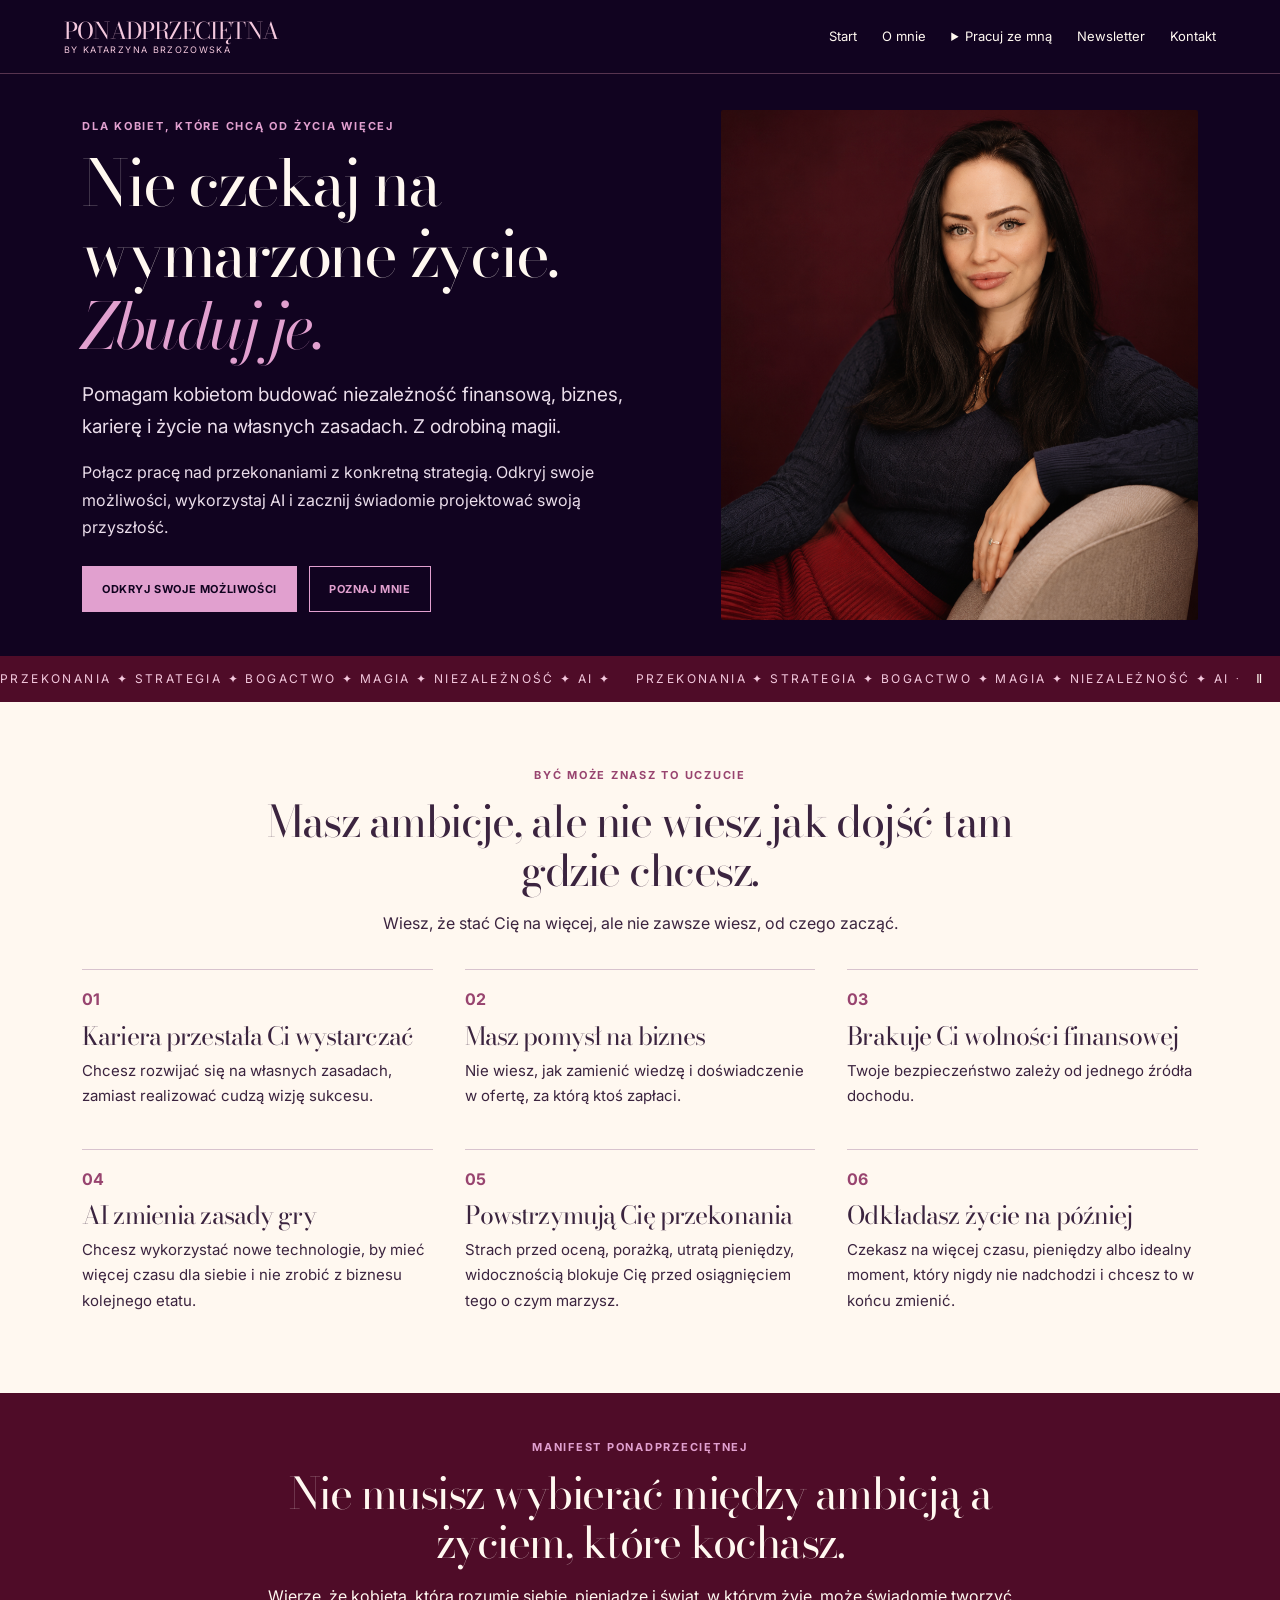
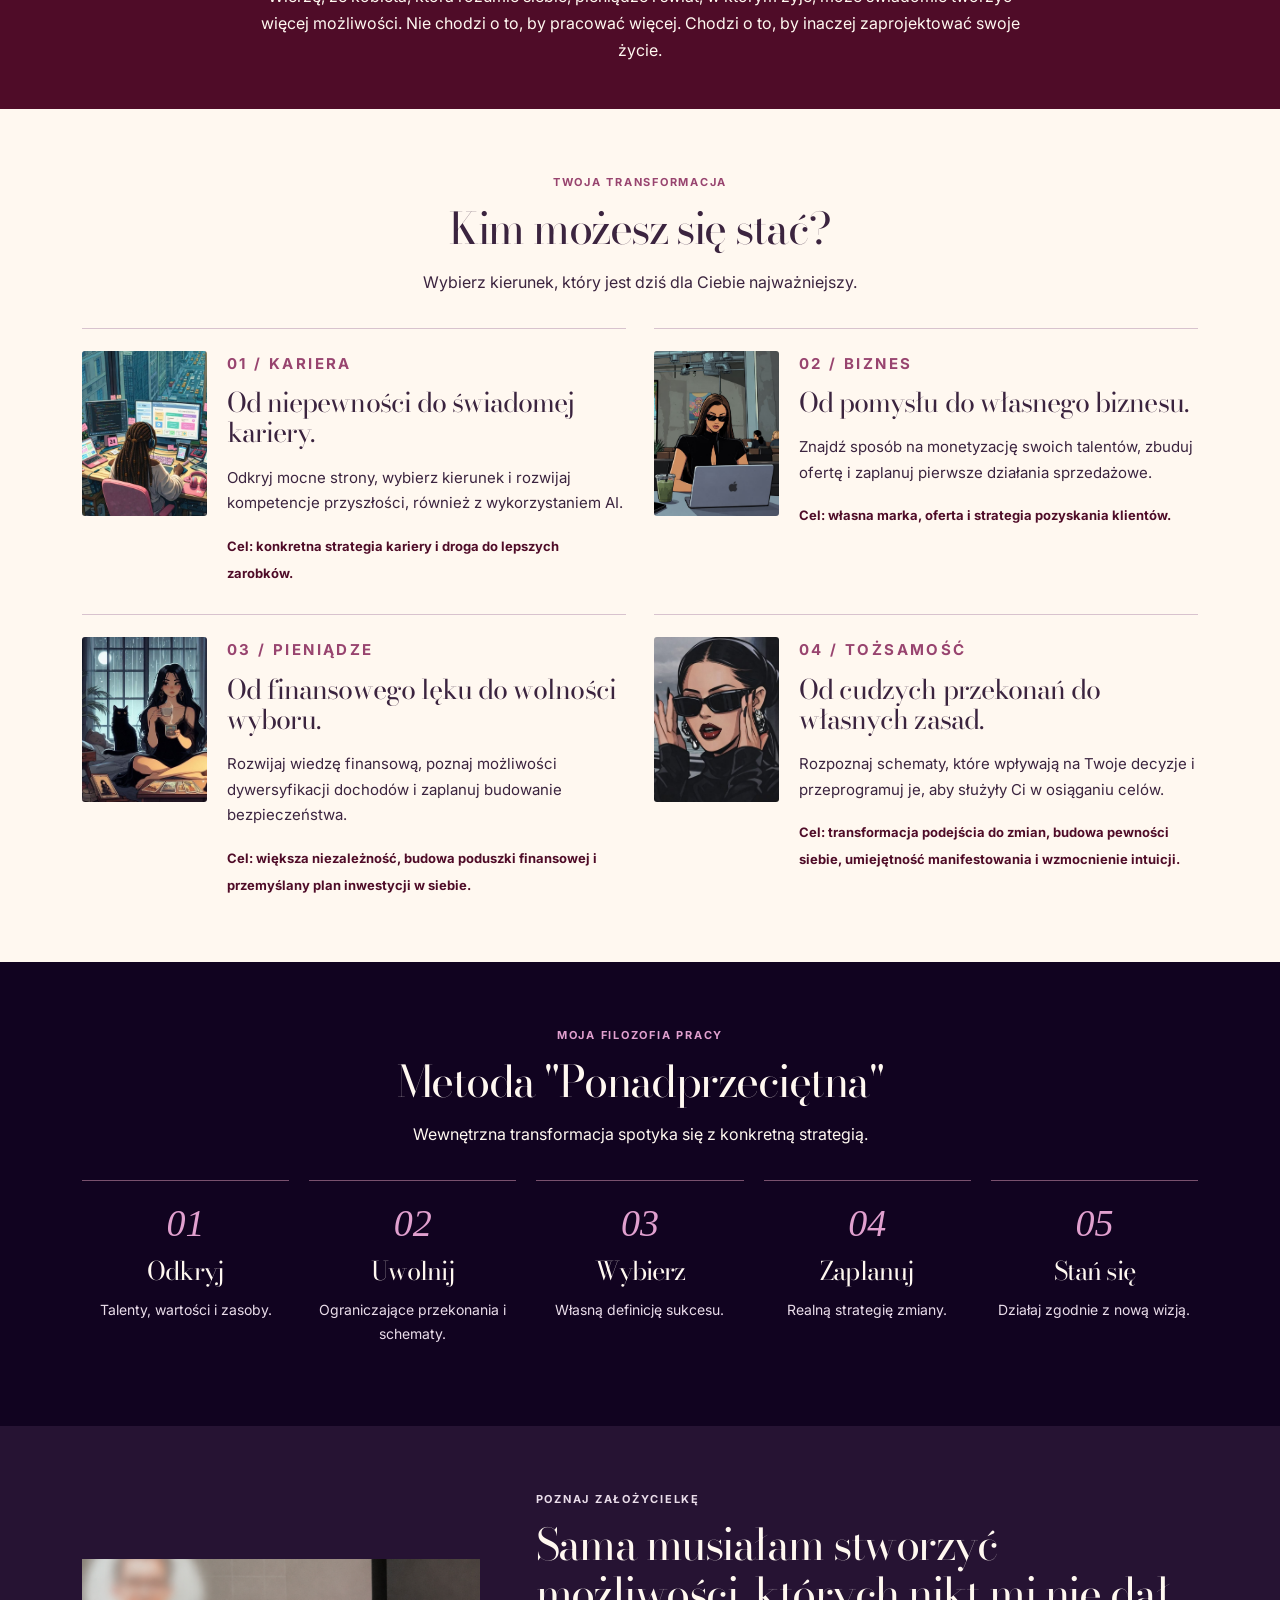
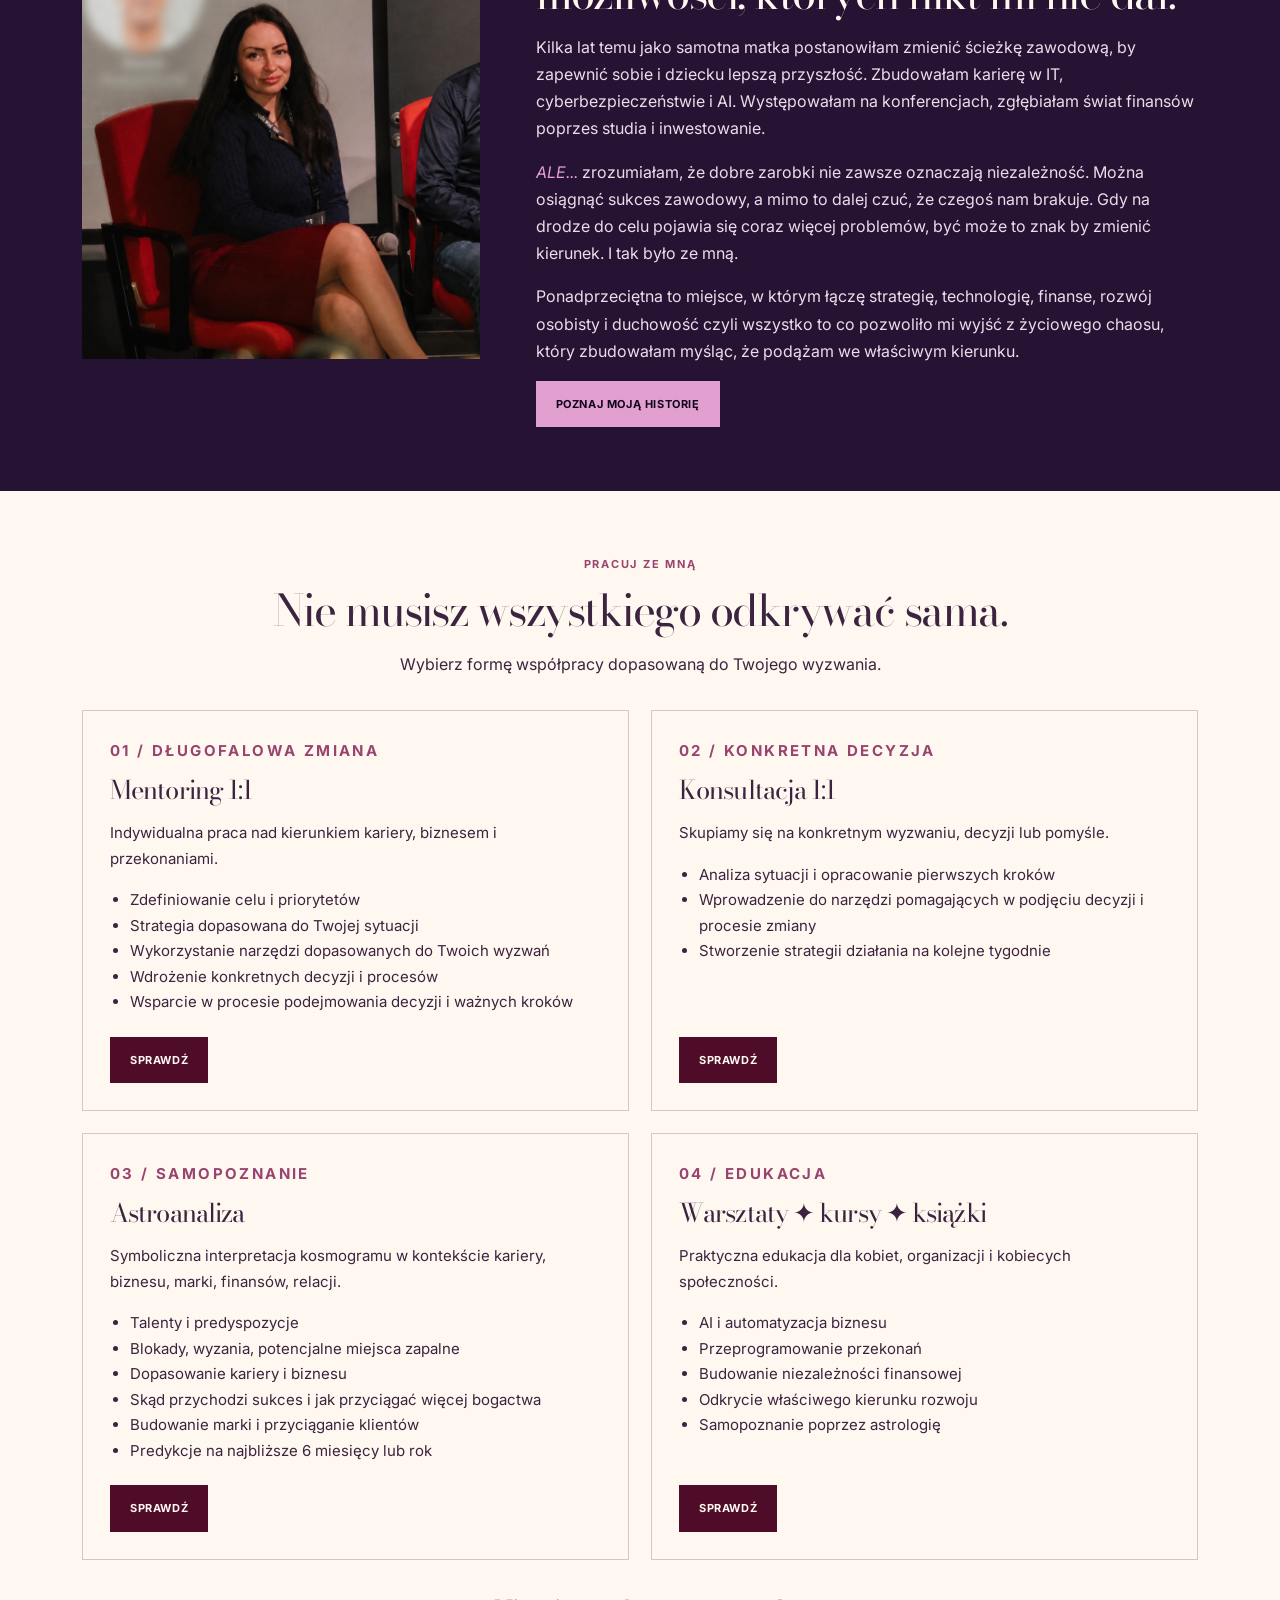
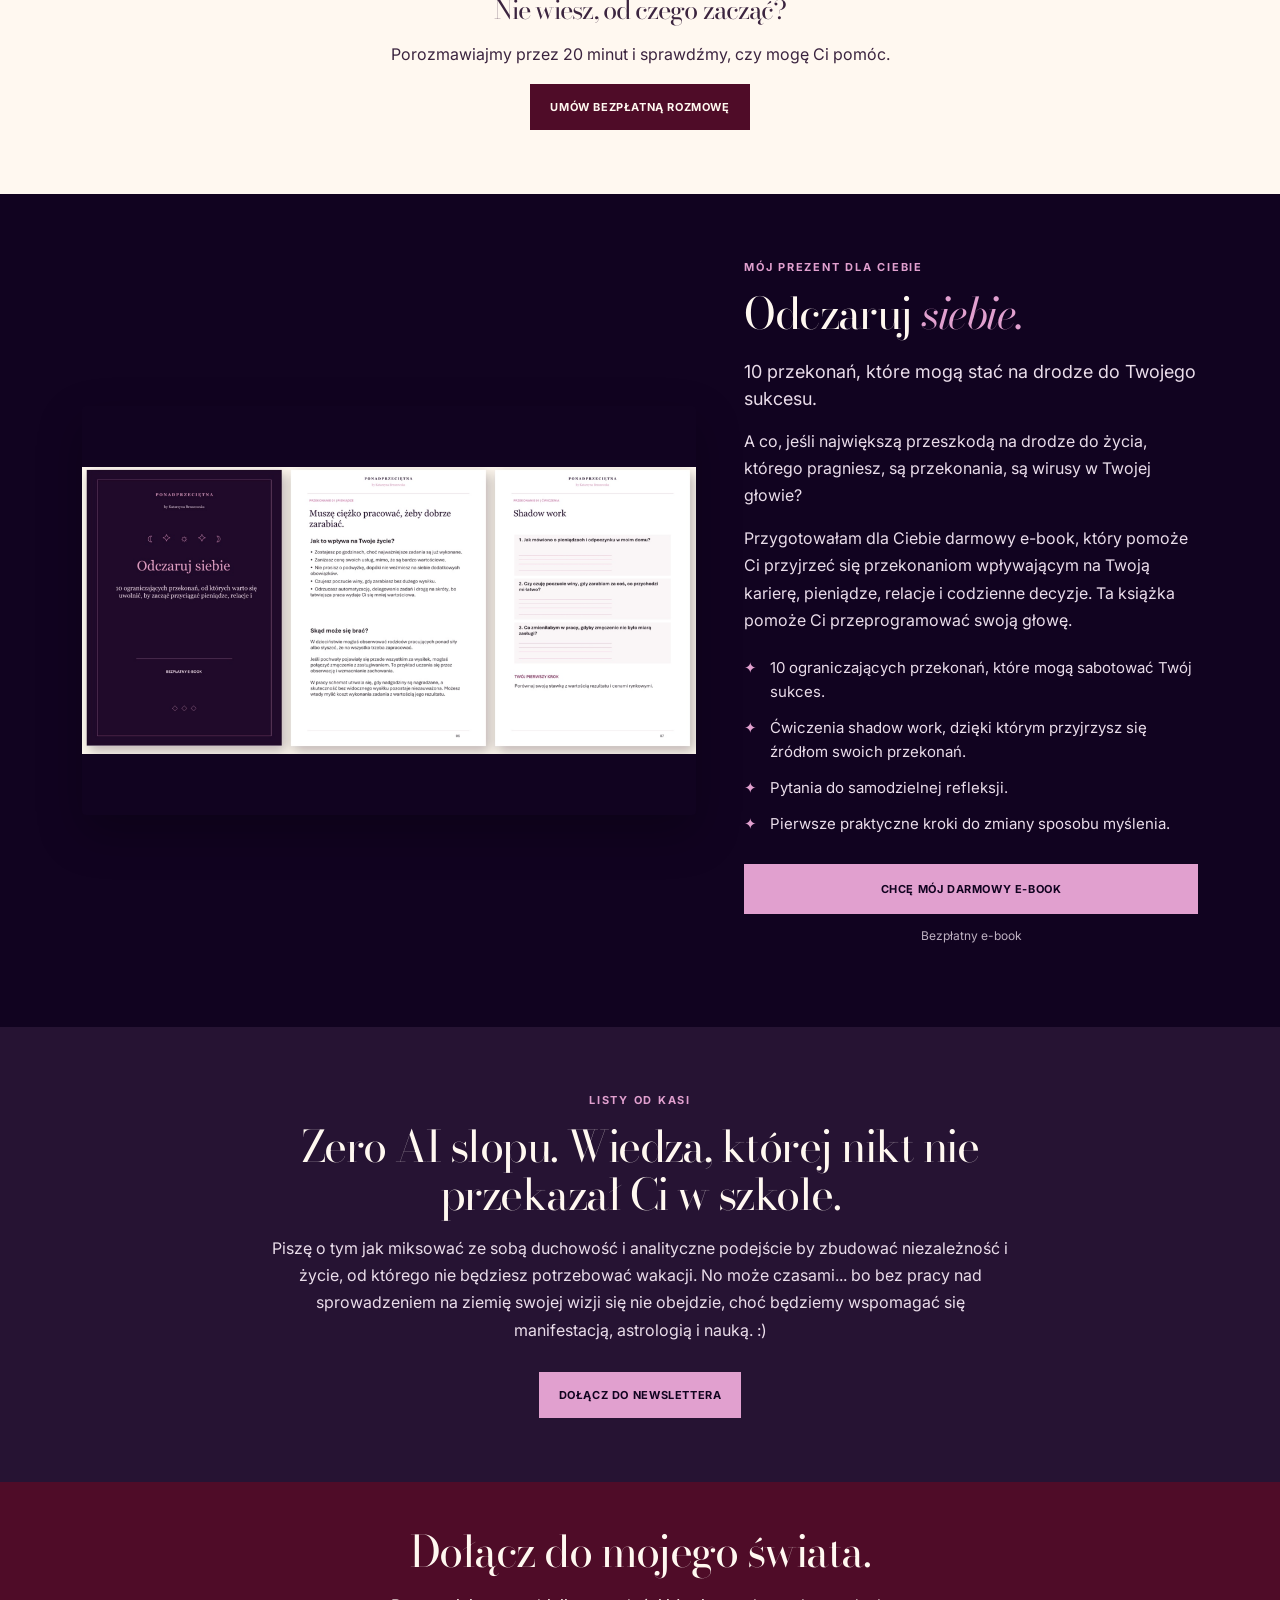
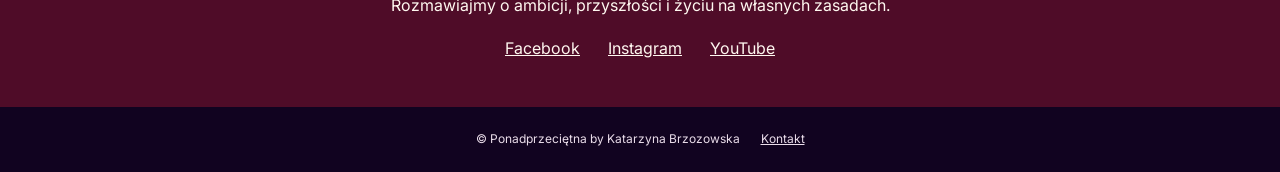
<file: index.html>
<!doctype html>
<html lang="pl">
  <head>
    <meta charset="utf-8">
    <meta name="viewport" content="width=device-width,initial-scale=1">
    <title>Ponadprzeciętna | Kariera, biznes i niezależność</title>
    <meta name="description" content="Katarzyna Brzozowska – mentoring, strategia kariery, biznes, niezależność finansowa i rozwój osobisty.">
    <link rel="preconnect" href="https://fonts.googleapis.com">
    <link href="https://fonts.googleapis.com/css2?family=Bodoni+Moda:ital,wght@0,400;0,500;1,400&family=Inter:wght@400;500;600;700&display=swap" rel="stylesheet">
    <link rel="stylesheet" href="assets/home.css">
  </head>
  <body>
    <header>
      <a class="logo" href="index.html">PONADPRZECIĘTNA<small>BY KATARZYNA BRZOZOWSKA</small></a>
      <button class="menu" aria-expanded="false" aria-controls="nav">Menu ☰</button>
      <nav id="nav">
        <a href="index.html" aria-current="page">Start</a>
        <a href="about.html">O mnie</a>
        <details>
          <summary>Pracuj ze mną</summary>
          <div>
            <a href="mentoring.html">Mentoring 1:1</a>
            <a href="konsultacje.html">Jednorazowa konsultacja 1:1</a>
            <a href="astroanaliza.html">Astroanaliza</a>
          </div>
        </details>
        <a href="https://katarzynabrzozowska.kit.com/bc1f413abd">
            Newsletter
        </a>
        <a href="contact.html">Kontakt</a>
      </nav>
    </header>
    <main>
      <section class="hero">
        <div class="wrap split">
          <div>
            <p class="eyebrow">Dla kobiet, które chcą od życia więcej</p>
            <h1>Nie czekaj na wymarzone życie.<br><em>Zbuduj je.</em></h1>
            <p class="lead">Pomagam kobietom budować niezależność finansową, biznes, karierę i życie na własnych zasadach. Z odrobiną magii.</p>
            <p>Połącz pracę nad przekonaniami z konkretną strategią. Odkryj swoje możliwości, wykorzystaj AI i zacznij świadomie projektować swoją przyszłość.</p>
            <div class="actions">
              <a class="btn" href="#transformacje">Odkryj swoje możliwości</a>
              <a class="outline" href="#o-mnie">Poznaj mnie</a>
            </div>
          </div>
          <img class="hero-photo" src="assets/hero.jpg" alt="Portret Katarzyny Brzozowskiej" fetchpriority="high">
        </div>
      </section>
      <div class="ticker">
        <span class="sr">Przekonania, strategia, bogactwo, magia, niezależność, AI</span>
        <div class="track" aria-hidden="true">
          <span>PRZEKONANIA ✦ STRATEGIA ✦ BOGACTWO ✦ MAGIA ✦ NIEZALEŻNOŚĆ ✦ AI ✦ </span><span>PRZEKONANIA ✦ STRATEGIA ✦ BOGACTWO ✦ MAGIA ✦ NIEZALEŻNOŚĆ ✦ AI ✦ </span>
        </div>
        <button class="pause" aria-label="Wstrzymaj przesuwanie napisów" aria-pressed="false">Ⅱ</button>
      </div>
      <section class="light">
        <div class="wrap">
          <div class="intro">
            <p class="eyebrow">Być może znasz to uczucie</p>
            <h2>Masz ambicje, ale nie wiesz jak dojść tam gdzie chcesz.</h2>
            <p>Wiesz, że stać Cię na więcej, ale nie zawsze wiesz, od czego zacząć.</p>
          </div>
          <div class="problems">
            <article>
              <b>01</b>
              <h3>Kariera przestała Ci wystarczać</h3>
              <p>Chcesz rozwijać się na własnych zasadach, zamiast realizować cudzą wizję sukcesu.</p>
            </article>
            <article>
              <b>02</b>
              <h3>Masz pomysł na biznes</h3>
              <p>Nie wiesz, jak zamienić wiedzę i doświadczenie w ofertę, za którą ktoś zapłaci.</p>
            </article>
            <article>
              <b>03</b>
              <h3>Brakuje Ci wolności finansowej</h3>
              <p>Twoje bezpieczeństwo zależy od jednego źródła dochodu.</p>
            </article>
            <article>
              <b>04</b>
              <h3>AI zmienia zasady gry</h3>
              <p>Chcesz wykorzystać nowe technologie, by mieć więcej czasu dla siebie i nie zrobić z biznesu kolejnego etatu.</p>
            </article>
            <article>
              <b>05</b>
              <h3>Powstrzymują Cię przekonania</h3>
              <p>Strach przed oceną, porażką, utratą pieniędzy, widocznością blokuje Cię przed osiągnięciem tego o czym marzysz.</p>
            </article>
            <article>
              <b>06</b>
              <h3>Odkładasz życie na później</h3>
              <p>Czekasz na więcej czasu, pieniędzy albo idealny moment, który nigdy nie nadchodzi i chcesz to w końcu zmienić.</p>
            </article>
          </div>
        </div>
      </section>
      <section class="manifest">
        <div class="wrap intro">
          <p class="eyebrow">Manifest Ponadprzeciętnej</p>
          <h2>Nie musisz wybierać między ambicją a życiem, które kochasz.</h2>
          <p>Wierzę, że kobieta, która rozumie siebie, pieniądze i świat, w którym żyje, może świadomie tworzyć więcej możliwości. Nie chodzi o to, by pracować więcej. Chodzi o to, by inaczej zaprojektować swoje życie.</p>
        </div>
      </section>
      <section class="light" id="transformacje">
        <div class="wrap">
          <div class="intro">
            <p class="eyebrow">Twoja transformacja</p>
            <h2>Kim możesz się stać?</h2>
            <p>Wybierz kierunek, który jest dziś dla Ciebie najważniejszy.</p>
          </div>
          <div class="transforms">
            <article>
              <img src="assets/career.jpg" alt="Inspiracja zawodowa" loading="lazy">
              <div>
                <p class="eyebrow">01 / Kariera</p>
                <h3>Od niepewności do świadomej kariery.</h3>
                <p>Odkryj mocne strony, wybierz kierunek i rozwijaj kompetencje przyszłości, również z wykorzystaniem AI.</p>
                <strong>Cel: konkretna strategia kariery i droga do lepszych zarobków.</strong>
              </div>
            </article>
            <article>
              <img src="assets/business.jpg" alt="Inspiracja biznesowa" loading="lazy">
              <div>
                <p class="eyebrow">02 / Biznes</p>
                <h3>Od pomysłu do własnego biznesu.</h3>
                <p>Znajdź sposób na monetyzację swoich talentów, zbuduj ofertę i zaplanuj pierwsze działania sprzedażowe.</p>
                <strong>Cel: własna marka, oferta i strategia pozyskania klientów.</strong>
              </div>
            </article>
            <article>
              <img src="assets/freedom.jpg" alt="Inspiracja niezależnością" loading="lazy">
              <div>
                <p class="eyebrow">03 / Pieniądze</p>
                <h3>Od finansowego lęku do wolności wyboru.</h3>
                <p>Rozwijaj wiedzę finansową, poznaj możliwości dywersyfikacji dochodów i zaplanuj budowanie bezpieczeństwa.</p>
                <strong>Cel: większa niezależność, budowa poduszki finansowej i przemyślany plan inwestycji w siebie.</strong>
              </div>
            </article>
            <article>
              <img src="assets/identity.jpg" alt="Inspiracja niezależnością" loading="lazy">
              <div>
                <p class="eyebrow">04 / Tożsamość</p>
                <h3>Od cudzych przekonań do własnych zasad.</h3>
                <p>Rozpoznaj schematy, które wpływają na Twoje decyzje i przeprogramuj je, aby służyły Ci w osiąganiu celów.</p>
                <strong>Cel: transformacja podejścia do zmian, budowa pewności siebie, umiejętność manifestowania i wzmocnienie intuicji.</strong>
              </div>
            </article>
          </div>
        </div>
      </section>
      <section>
        <div class="wrap">
          <div class="intro">
            <p class="eyebrow">Moja filozofia pracy</p>
            <h2>Metoda "Ponadprzeciętna"</h2>
            <p>Wewnętrzna transformacja spotyka się z konkretną strategią.</p>
          </div>
          <div class="steps">
            <article>
              <b>01</b>
              <h3>Odkryj</h3>
              <p>Talenty, wartości i zasoby.</p>
            </article>
            <article>
              <b>02</b>
              <h3>Uwolnij</h3>
              <p>Ograniczające przekonania i schematy.</p>
            </article>
            <article>
              <b>03</b>
              <h3>Wybierz</h3>
              <p>Własną definicję sukcesu.</p>
            </article>
            <article>
              <b>04</b>
              <h3>Zaplanuj</h3>
              <p>Realną strategię zmiany.</p>
            </article>
            <article>
              <b>05</b>
              <h3>Stań się</h3>
              <p>Działaj zgodnie z nową wizją.</p>
            </article>
          </div>
        </div>
      </section>
      <section class="bio" id="o-mnie">
        <div class="wrap split">
          <div>
            <img class="bio-photo" src="assets/stage.jpg" alt="Katarzyna Brzozowska" loading="lazy">
          </div>
          <div>
            <p class="eyebrow">Poznaj założycielkę</p>
            <h2>Sama musiałam stworzyć możliwości, których nikt mi nie dał.</h2>
            <p>Kilka lat temu jako samotna matka postanowiłam zmienić ścieżkę zawodową, by zapewnić sobie i dziecku lepszą przyszłość. Zbudowałam karierę w IT, cyberbezpieczeństwie i AI. Występowałam na konferencjach, zgłębiałam świat finansów poprzes studia i inwestowanie.</p>
            <p><em>ALE...</em> zrozumiałam, że dobre zarobki nie zawsze oznaczają niezależność. Można osiągnąć sukces zawodowy, a mimo to dalej czuć, że czegoś nam brakuje. Gdy na drodze do celu pojawia się coraz więcej problemów, być może to znak by zmienić kierunek. I tak było ze mną.</p>
            <p>Ponadprzeciętna to miejsce, w którym łączę strategię, technologię, finanse, rozwój osobisty i duchowość czyli wszystko to co pozwoliło mi wyjść z życiowego chaosu, który zbudowałam myśląc, że podążam we właściwym kierunku.</p>

            <a class="btn" href="about.html">Poznaj moją historię</a>
          </div>
        </div>
      </section>
      <section class="light" id="oferta">
        <div class="wrap">
          <div class="intro">
            <p class="eyebrow">Pracuj ze mną</p>
            <h2>Nie musisz wszystkiego odkrywać sama.</h2>
            <p>Wybierz formę współpracy dopasowaną do Twojego wyzwania.</p>
          </div>
          <div class="offers">
            <article>
              <p class="eyebrow">01 / Długofalowa zmiana</p>
              <h3>Mentoring 1:1</h3>
              <p>Indywidualna praca nad kierunkiem kariery, biznesem i przekonaniami.</p>
              <ul>
                <li>Zdefiniowanie celu i priorytetów</li>
                <li>Strategia dopasowana do Twojej sytuacji</li>
                <li>Wykorzystanie narzędzi dopasowanych do Twoich wyzwań</li>
                <li>Wdrożenie konkretnych decyzji i procesów</li>
                <li>Wsparcie w procesie podejmowania decyzji i ważnych kroków</li>
              </ul>
              <a class="btn" href="mentoring.html">Sprawdź</a>
            </article>
            <article>
              <p class="eyebrow">02 / Konkretna decyzja</p>
              <h3>Konsultacja 1:1</h3>
              <p>Skupiamy się na konkretnym wyzwaniu, decyzji lub pomyśle.</p>
              <ul>
                <li>Analiza sytuacji i opracowanie pierwszych kroków</li>
                <li>Wprowadzenie do narzędzi pomagających w podjęciu decyzji i procesie zmiany</li>
                <li>Stworzenie strategii działania na kolejne tygodnie</li>
              </ul>
              <a class="btn" href="konsultacje.html">Sprawdź</a>
            </article>
            <article>
              <p class="eyebrow">03 / Samopoznanie</p>
              <h3>Astroanaliza</h3>
              <p>Symboliczna interpretacja kosmogramu w kontekście kariery, biznesu, marki, finansów, relacji.</p>
              <ul>
                <li>Talenty i predyspozycje</li>
                <li>Blokady, wyzania, potencjalne miejsca zapalne</li>
                <li>Dopasowanie kariery i biznesu</li>
                <li>Skąd przychodzi sukces i jak przyciągać więcej bogactwa</li>
                <li>Budowanie marki i przyciąganie klientów</li>
                <li>Predykcje na najbliższe 6 miesięcy lub rok</li>
              </ul>
              <a class="btn" href="astroanaliza.html">Sprawdź</a>
            </article>
            <article>
              <p class="eyebrow">04 / Edukacja</p>
              <h3>Warsztaty ✦ kursy ✦ książki</h3>
              <p>Praktyczna edukacja dla kobiet, organizacji i kobiecych społeczności.</p>
              <ul>
                <li>AI i automatyzacja biznesu</li>
                <li>Przeprogramowanie przekonań</li>
                <li>Budowanie niezależności finansowej</li>
                <li>Odkrycie właściwego kierunku rozwoju</li>
                <li>Samopoznanie poprzez astrologię</li>
              </ul>
              <a class="btn" href="warsztaty.html">Sprawdź</a>
            </article>
          </div>
          <div class="intro call">
            <h3>Nie wiesz, od czego zacząć?</h3>
            <p>Porozmawiajmy przez 20 minut i sprawdźmy, czy mogę Ci pomóc.</p>
            <a class="btn" href="https://tidycal.com/katarzynabrzozowskapoland/20-minute-meeting">Umów bezpłatną rozmowę</a>
          </div>
        </div>
      </section>
      <section id="ebook">
      
          <div class="wrap ebook-grid">
      
              <!-- Ebook visual -->
      
              <figure class="ebook-visual">
      
                  <img
                      src="assets/ebook.jpg"
                      alt="Odczaruj siebie – darmowy ebook Katarzyny Brzozowskiej. Przykładowe przekonanie i ćwiczenia shadow work."
                      class="ebook-image"
                      width="1800"
                      height="1200"
                      loading="lazy"
                      decoding="async"
                  >
      
              </figure>
      
      
              <!-- Ebook description -->
      
              <div class="ebook-content">
      
                  <p class="eyebrow">
                      Mój prezent dla Ciebie
                  </p>
      
                  <h2>
                      Odczaruj <em>siebie.</em>
                  </h2>
      
                  <p class="ebook-subtitle">
                      10 przekonań, które mogą stać
                      na drodze do Twojego sukcesu.
                  </p>
      
                  <p>
                      A co, jeśli największą przeszkodą
                      na drodze do życia, którego pragniesz,
                      są przekonania, są wirusy w Twojej głowie?
                  </p>
      
                  <p>
                      Przygotowałam dla Ciebie darmowy e-book,
                      który pomoże Ci przyjrzeć się przekonaniom
                      wpływającym na Twoją karierę, pieniądze,
                      relacje i codzienne decyzje. 
                      Ta książka pomoże Ci przeprogramować swoją głowę.
                  </p>
      
                  <ul class="ebook-benefits">
      
                      <li>
                          10 ograniczających przekonań,
                          które mogą sabotować Twój sukces.
                      </li>
      
                      <li>
                          Ćwiczenia shadow work, dzięki którym
                          przyjrzysz się źródłom swoich przekonań.
                      </li>
      
                      <li>
                          Pytania do samodzielnej refleksji.
                      </li>
      
                      <li>
                          Pierwsze praktyczne kroki do zmiany
                          sposobu myślenia.
                      </li>
      
                  </ul>
      
                  <a
                      href="https://katarzynabrzozowska.kit.com/9f994cd26f"
                      class="btn"
                  >
                      Chcę mój darmowy e-book
                  </a>
      
                  <p class="ebook-note">
                      Bezpłatny e-book
                  </p>
      
              </div>
      
          </div>
      
      </section>

      <section id="newsletter">
        <div class="wrap newsletter-inner">
          <p class="eyebrow">Listy od Kasi</p>
          <h2>Zero AI slopu. Wiedza, której nikt nie przekazał Ci w szkole.</h2>
          <p>Piszę o tym jak miksować ze sobą duchowość i analityczne podejście by zbudować niezależność i życie, od którego nie będziesz potrzebować wakacji. No może czasami... bo bez pracy nad sprowadzeniem na ziemię swojej wizji się nie obejdzie, choć będziemy wspomagać się manifestacją, astrologią i nauką. :)</p>
          <a class="btn" href="https://katarzynabrzozowska.kit.com/bc1f413abd">Dołącz do newslettera</a>
        </div>
      </section>

      <section class="manifest">
        <div class="wrap intro">
          <h2>Dołącz do mojego świata.</h2>
          <p>Rozmawiajmy o ambicji, przyszłości i życiu na własnych zasadach.</p>
          <div class="social">
            <a href="https://www.facebook.com/katarzynabrzozowskaofficial">Facebook</a>
            <a href="https://www.instagram.com/katarzynabrzozowskaofficial/">Instagram</a>
            <a href="https://www.youtube.com/@KatarzynaBrzozowskaOfficial">YouTube</a>
          </div>
        </div>
      </section>
    </main>
    <footer>
      © Ponadprzeciętna by Katarzyna Brzozowska <a href="contact.html">Kontakt</a>
    </footer>
    <script>
      const menu = document.querySelector('.menu'),
            nav = document.querySelector('nav'),
            drop = nav.querySelector('details');

      menu.addEventListener('click', () => {
        const open = nav.classList.toggle('open');
        menu.setAttribute('aria-expanded', open)
      });

      document.addEventListener('click', e => {
        if (!drop.contains(e.target)) drop.open = false
      });

      document.addEventListener('keydown', e => {
        if (e.key === 'Escape') {
          drop.open = false;
          nav.classList.remove('open');
          menu.setAttribute('aria-expanded', 'false')
        }
      });

      const pause = document.querySelector('.pause');

      pause.addEventListener('click', () => {
        const stopped = document.querySelector('.ticker').classList.toggle('paused');
        pause.setAttribute('aria-pressed', stopped);
        pause.setAttribute('aria-label', stopped ? 'Wznów przesuwanie napisów' : 'Wstrzymaj przesuwanie napisów');
        pause.textContent = stopped ? '▶' : 'Ⅱ'
      });
    </script>
  </body>
</html>
</file>
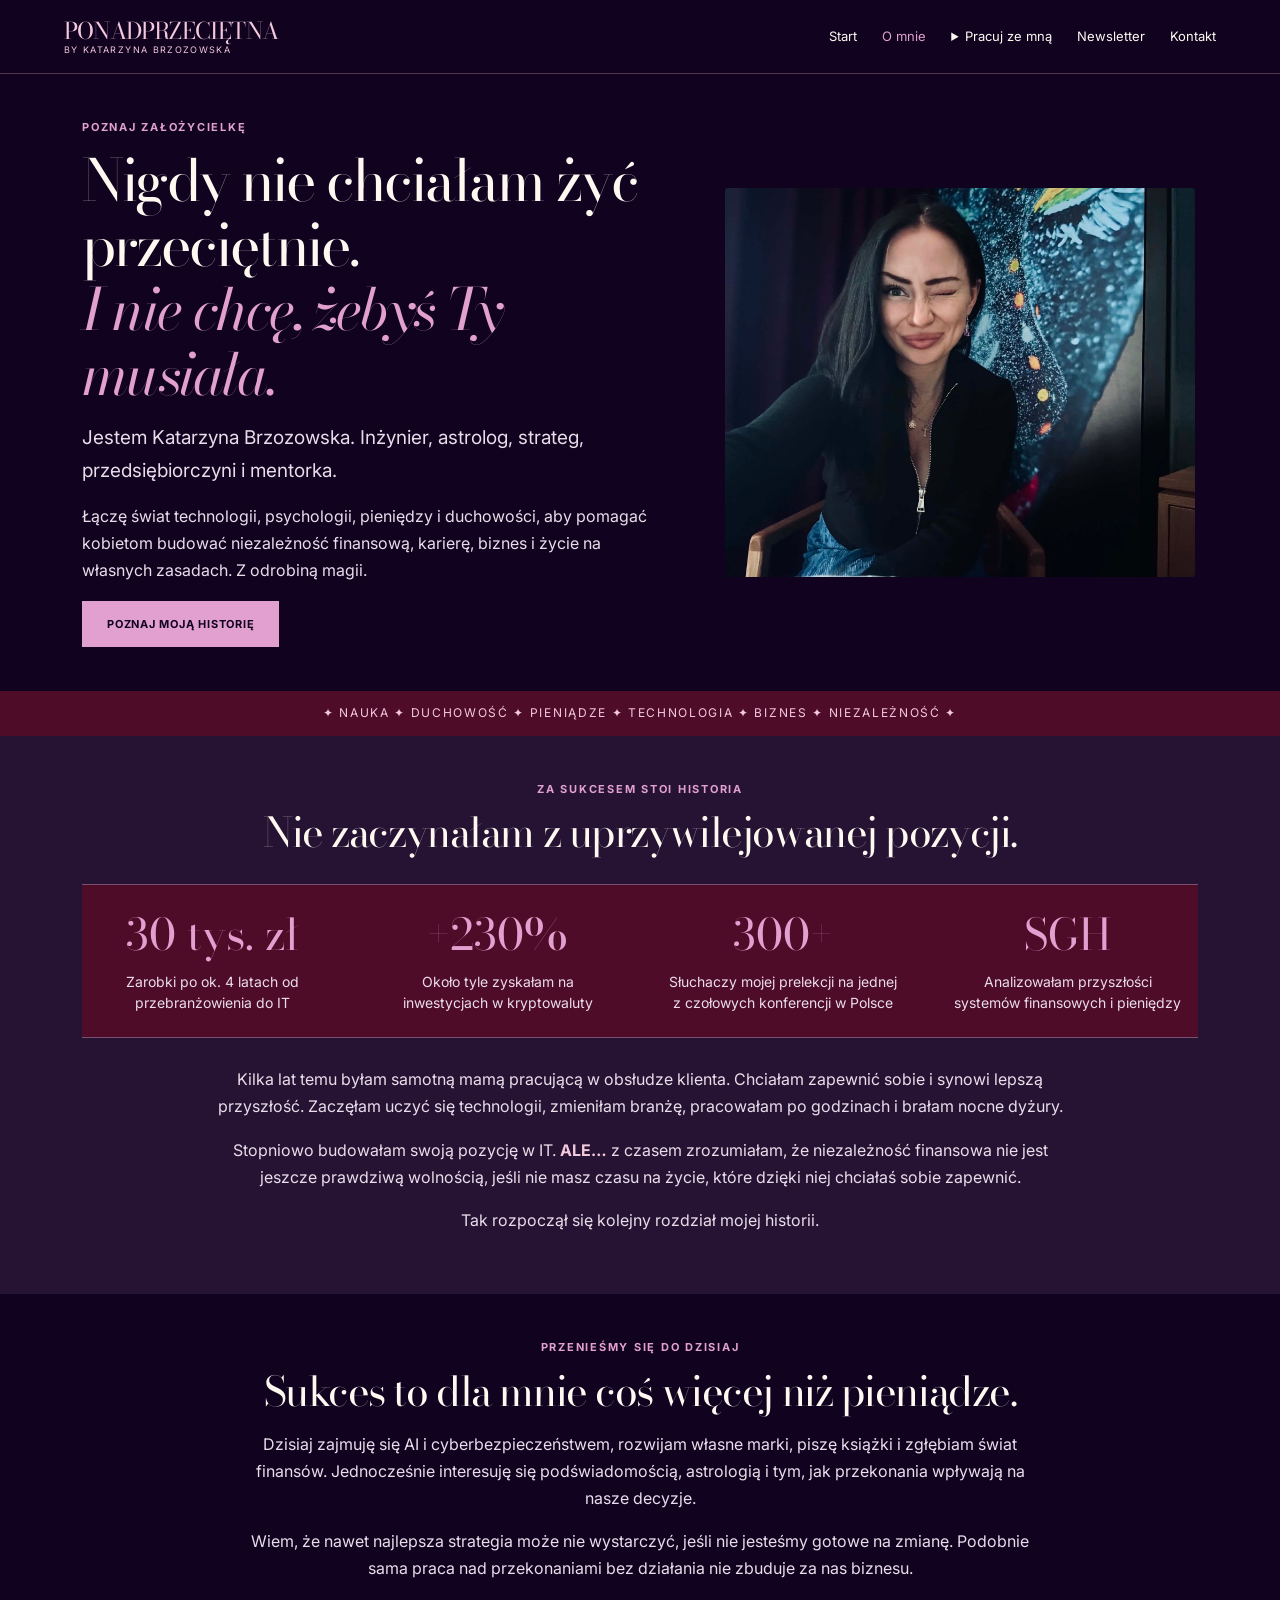
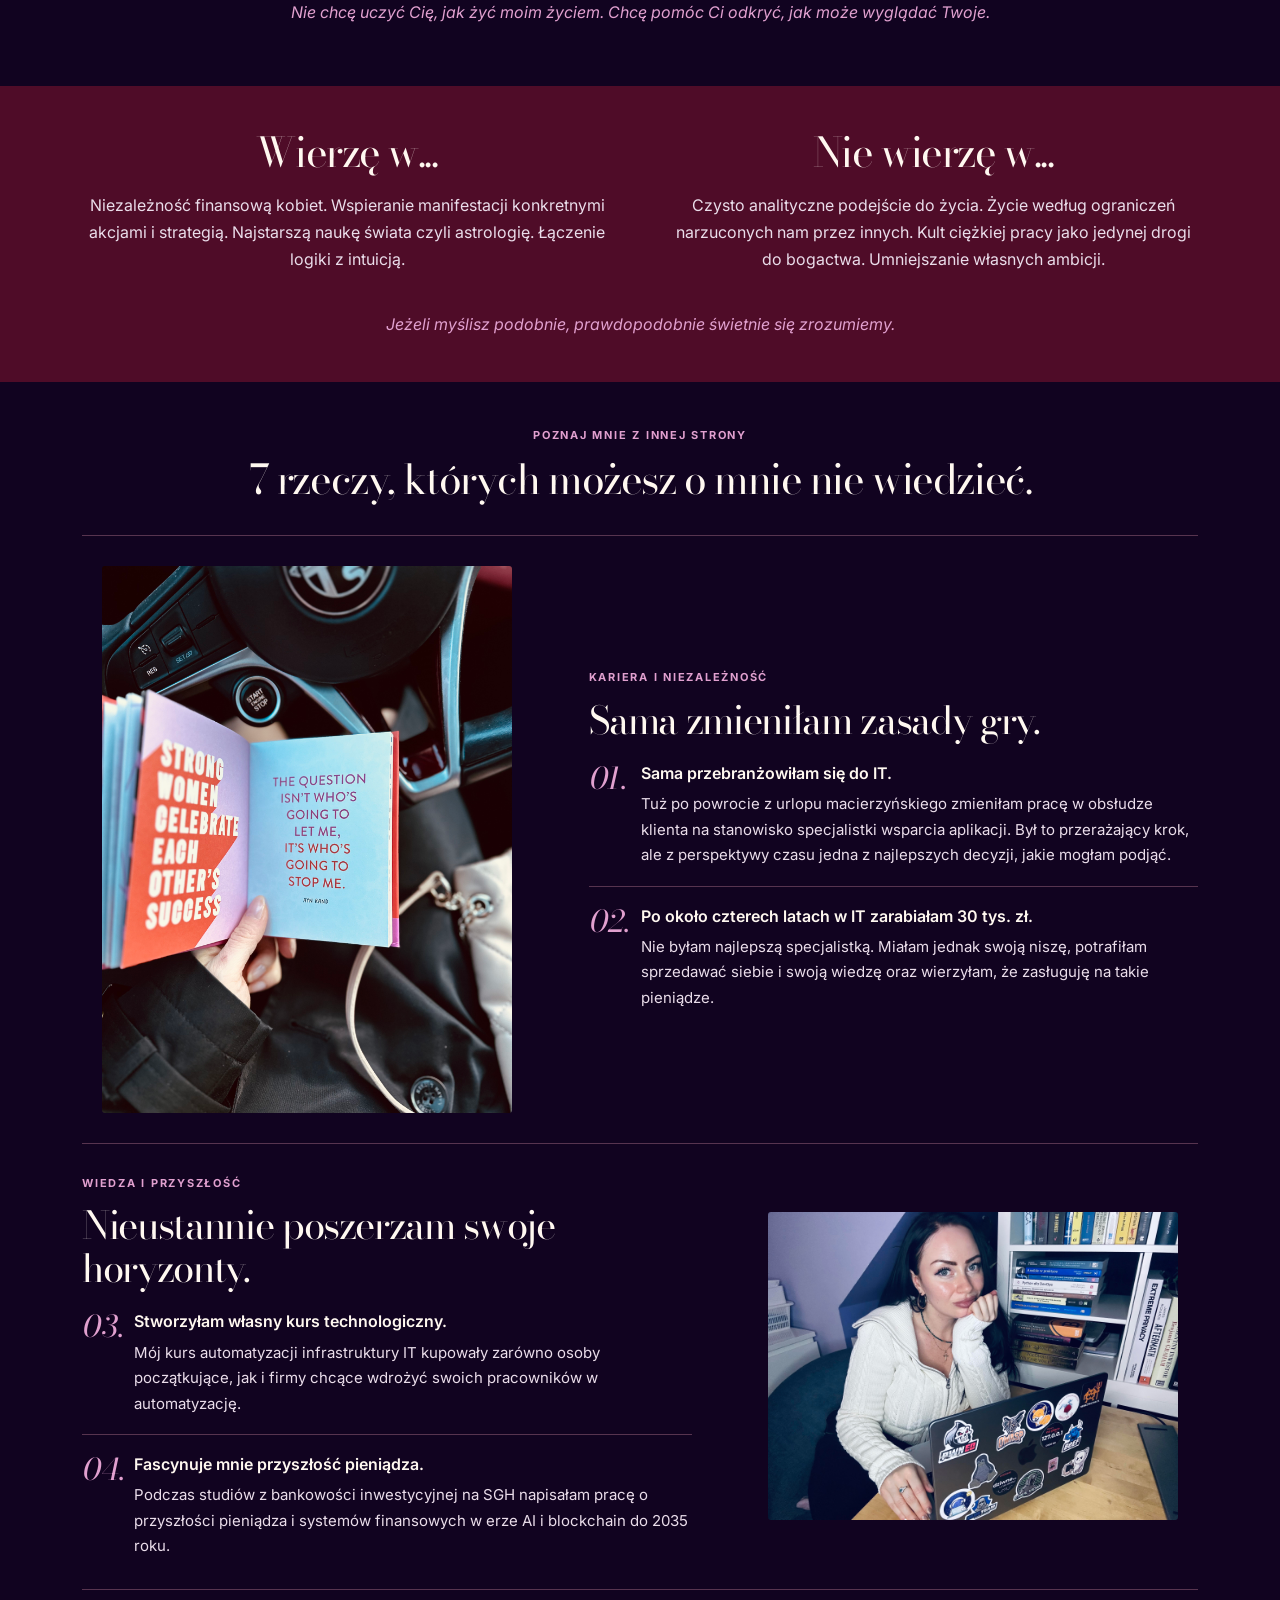
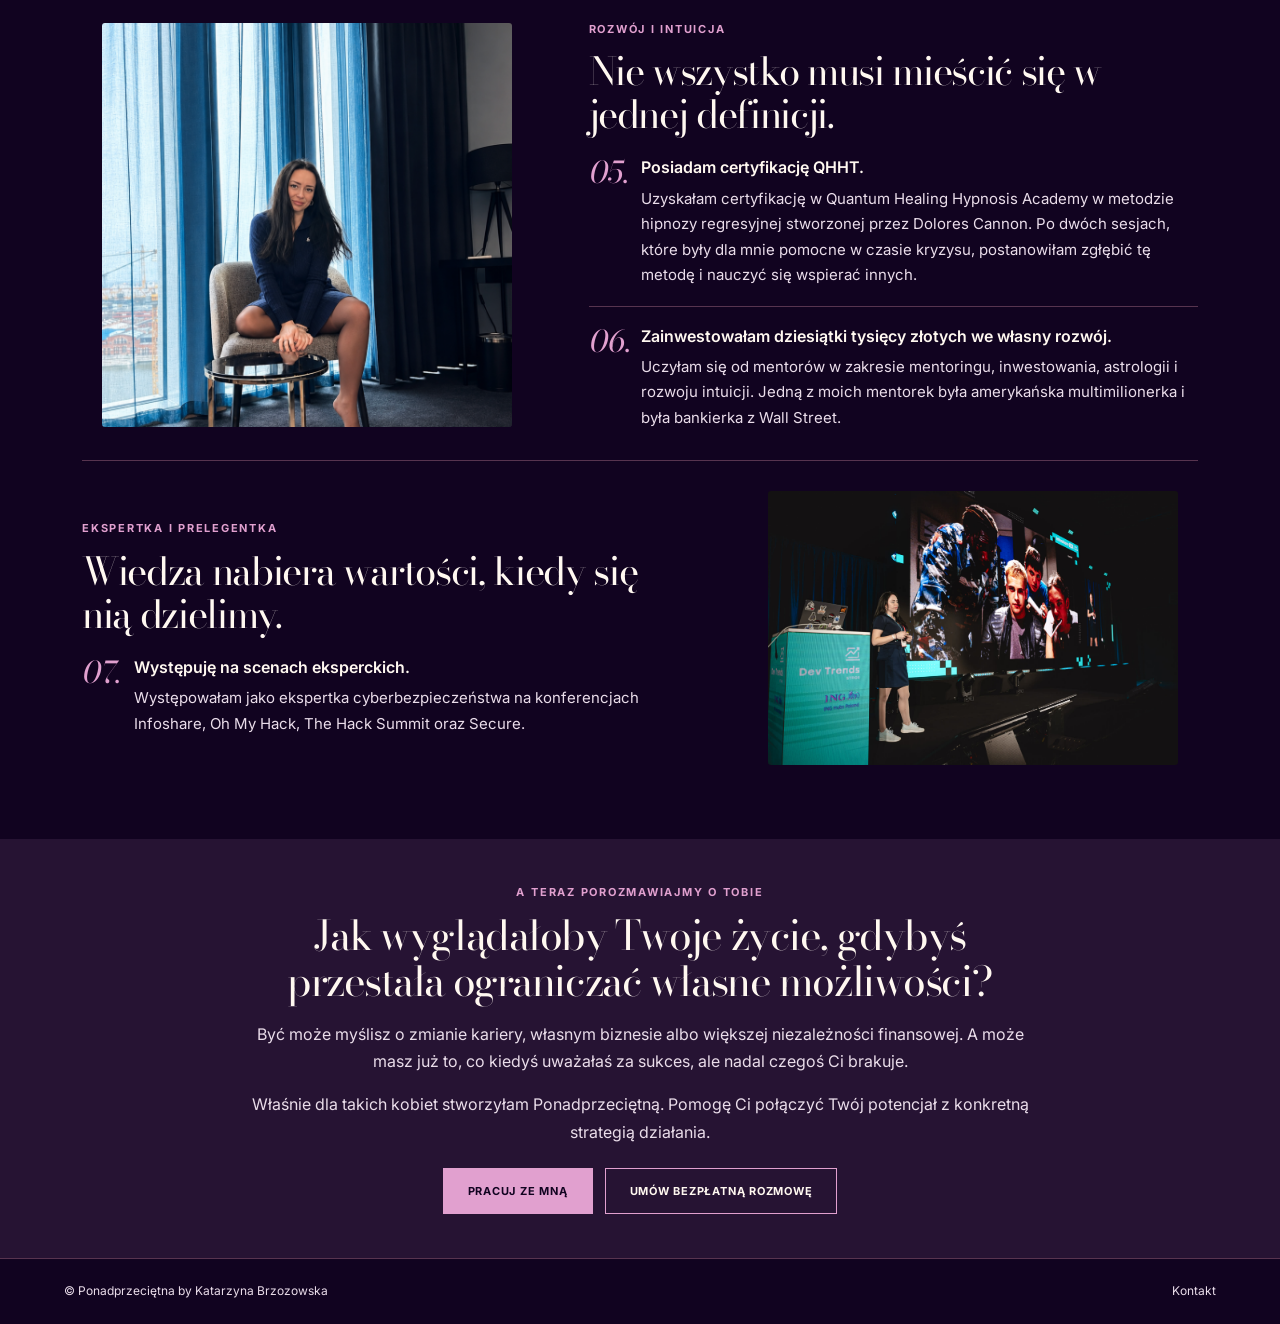
<file: about.html>
<!DOCTYPE html>

<html lang="pl"><head><meta charset="utf-8"/><meta content="width=device-width,initial-scale=1" name="viewport"/><title>O mnie | Katarzyna Brzozowska – Ponadprzeciętna</title><meta content="Poznaj Katarzynę Brzozowską, założycielkę Ponadprzeciętnej. Kariera, biznes, niezależność finansowa, technologia i intuicja." name="description"/><link href="https://fonts.googleapis.com" rel="preconnect"/><link href="https://fonts.googleapis.com/css2?family=Bodoni+Moda:ital,wght@0,400;0,500;1,400&amp;family=Inter:wght@400;500;600;700&amp;display=swap" rel="stylesheet"/><link href="assets/about.css" rel="stylesheet"/></head>
<body class="about-page"><header>
<a class="logo" href="index.html">PONADPRZECIĘTNA<small>BY KATARZYNA BRZOZOWSKA</small></a>
<button aria-controls="nav" aria-expanded="false" class="menu">Menu ☰</button>
<nav id="nav">
<a href="index.html">Start</a>
<a aria-current="page" href="about.html">O mnie</a>
<details>
<summary>Pracuj ze mną</summary>
<div>
<a href="mentoring.html">Mentoring 1:1</a>
<a href="konsultacje.html">Jednorazowa konsultacja 1:1</a>
<a href="astroanaliza.html">Astroanaliza</a>
</div>
</details>
<a href="https://katarzynabrzozowska.kit.com/bc1f413abd">Newsletter</a>
<a href="contact.html">Kontakt</a>
</nav>
</header><main>
<section class="about-hero"><div class="about-wrap about-split"><div><p class="about-eyebrow">Poznaj założycielkę</p><h1>Nigdy nie chciałam żyć przeciętnie.<br/><em>I nie chcę, żebyś Ty musiała.</em></h1><p class="about-lead">Jestem Katarzyna Brzozowska. Inżynier, astrolog, strateg, przedsiębiorczyni i mentorka.</p><p>Łączę świat technologii, psychologii, pieniędzy i duchowości, aby pomagać kobietom budować niezależność finansową, karierę, biznes i życie na własnych zasadach. Z odrobiną magii.</p><a class="about-btn" href="#historia">Poznaj moją historię</a></div><img alt="Portret Katarzyny Brzozowskiej" fetchpriority="high" src="assets/about-hero.jpg"/></div></section>
<div class="about-ribbon"> ✦ NAUKA ✦ DUCHOWOŚĆ ✦ PIENIĄDZE ✦ TECHNOLOGIA ✦ BIZNES ✦ NIEZALEŻNOŚĆ ✦ </div>
<section class="about-panel" id="historia"><div class="about-wrap about-story about-history"><p class="about-eyebrow">Za sukcesem stoi historia</p><h2>Nie zaczynałam z uprzywilejowanej pozycji.</h2>
<div class="about-stats" aria-label="Moje osiągnięcia w liczbach">
  <div><strong>30 tys. zł</strong><p>Zarobki po ok. 4 latach od przebranżowienia do IT</p></div>
  <div><strong>+230%</strong><p>Około tyle zyskałam na inwestycjach w kryptowaluty</p></div>
  <div><strong>300+</strong><p>Słuchaczy mojej prelekcji na jednej z czołowych konferencji w Polsce</p></div>
  <div><strong>SGH</strong><p>Analizowałam przyszłości systemów finansowych i pieniędzy</p></div>
</div>
<p>Kilka lat temu byłam samotną mamą pracującą w obsłudze klienta. Chciałam zapewnić sobie i synowi lepszą przyszłość. Zaczęłam uczyć się technologii, zmieniłam branżę, pracowałam po godzinach i brałam nocne dyżury.</p><p>Stopniowo budowałam swoją pozycję w IT. <strong>ALE…</strong> z czasem zrozumiałam, że niezależność finansowa nie jest jeszcze prawdziwą wolnością, jeśli nie masz czasu na życie, które dzięki niej chciałaś sobie zapewnić.</p><p>Tak rozpoczął się kolejny rozdział mojej historii.</p></div></section>
<section><div class="about-wrap about-story"><p class="about-eyebrow">Przenieśmy się do dzisiaj</p><h2>Sukces to dla mnie coś więcej niż pieniądze.</h2><p>Dzisiaj zajmuję się AI i cyberbezpieczeństwem, rozwijam własne marki, piszę książki i zgłębiam świat finansów. Jednocześnie interesuję się podświadomością, astrologią i tym, jak przekonania wpływają na nasze decyzje.</p><p>Wiem, że nawet najlepsza strategia może nie wystarczyć, jeśli nie jesteśmy gotowe na zmianę. Podobnie sama praca nad przekonaniami bez działania nie zbuduje za nas biznesu.</p><p><em>Nie chcę uczyć Cię, jak żyć moim życiem. Chcę pomóc Ci odkryć, jak może wyglądać Twoje.</em></p></div></section>
<section class="about-values"><div class="about-wrap"><div class="about-split"><div><h2>Wierzę w...</h2><p>Niezależność finansową kobiet. Wspieranie manifestacji konkretnymi akcjami i strategią. Najstarszą naukę świata czyli astrologię. Łączenie logiki z intuicją.</p></div><div><h2>Nie wierzę w...</h2><p>Czysto analityczne podejście do życia. Życie według ograniczeń narzuconych nam przez innych. Kult ciężkiej pracy jako jedynej drogi do bogactwa. Umniejszanie własnych ambicji.</p></div></div><p class="about-center"><em>Jeżeli myślisz podobnie, prawdopodobnie świetnie się zrozumiemy.</em></p></div></section>
<section class="about-facts-section"><div class="about-wrap"><div class="about-intro"><p class="about-eyebrow">Poznaj mnie z innej strony</p><h2>7 rzeczy, których możesz o mnie nie wiedzieć.</h2></div><div class="about-block"><img alt="Katarzyna Brzozowska – kariera i niezależność" loading="lazy" src="assets/about-1.jpg"/><div><p class="about-eyebrow">Kariera i niezależność</p><h2>Sama zmieniłam zasady gry.</h2><article class="about-fact"><span class="about-number">01.</span><div><h3>Sama przebranżowiłam się do IT.</h3><p>Tuż po powrocie z urlopu macierzyńskiego zmieniłam pracę w obsłudze klienta na stanowisko specjalistki wsparcia aplikacji. Był to przerażający krok, ale z perspektywy czasu jedna z najlepszych decyzji, jakie mogłam podjąć.</p></div></article><article class="about-fact"><span class="about-number">02.</span><div><h3>Po około czterech latach w IT zarabiałam 30 tys. zł.</h3><p>Nie byłam najlepszą specjalistką. Miałam jednak swoją niszę, potrafiłam sprzedawać siebie i swoją wiedzę oraz wierzyłam, że zasługuję na takie pieniądze.</p></div></article></div></div>
<div class="about-block about-reverse"><img alt="Katarzyna Brzozowska – wiedza i przyszłość" loading="lazy" src="assets/about-2.jpg"/><div><p class="about-eyebrow">Wiedza i przyszłość</p><h2>Nieustannie poszerzam swoje horyzonty.</h2><article class="about-fact"><span class="about-number">03.</span><div><h3>Stworzyłam własny kurs technologiczny.</h3><p>Mój kurs automatyzacji infrastruktury IT kupowały zarówno osoby początkujące, jak i firmy chcące wdrożyć swoich pracowników w automatyzację.</p></div></article><article class="about-fact"><span class="about-number">04.</span><div><h3>Fascynuje mnie przyszłość pieniądza.</h3><p>Podczas studiów z bankowości inwestycyjnej na SGH napisałam pracę o przyszłości pieniądza i systemów finansowych w erze AI i blockchain do 2035 roku.</p></div></article></div></div>
<div class="about-block"><img alt="Katarzyna Brzozowska – rozwój i intuicja" loading="lazy" src="assets/about-3.jpg"/><div><p class="about-eyebrow">Rozwój i intuicja</p><h2>Nie wszystko musi mieścić się w jednej definicji.</h2><article class="about-fact"><span class="about-number">05.</span><div><h3>Posiadam certyfikację QHHT.</h3><p>Uzyskałam certyfikację w Quantum Healing Hypnosis Academy w metodzie hipnozy regresyjnej stworzonej przez Dolores Cannon. Po dwóch sesjach, które były dla mnie pomocne w czasie kryzysu, postanowiłam zgłębić tę metodę i nauczyć się wspierać innych.</p></div></article><article class="about-fact"><span class="about-number">06.</span><div><h3>Zainwestowałam dziesiątki tysięcy złotych we własny rozwój.</h3><p>Uczyłam się od mentorów w zakresie mentoringu, inwestowania, astrologii i rozwoju intuicji. Jedną z moich mentorek była amerykańska multimilionerka i była bankierka z Wall Street.</p></div></article></div></div>
<div class="about-block about-reverse"><img alt="Katarzyna Brzozowska – ekspertka i prelegentka" loading="lazy" src="assets/about-4.jpg"/><div><p class="about-eyebrow">Ekspertka i prelegentka</p><h2>Wiedza nabiera wartości, kiedy się nią dzielimy.</h2><article class="about-fact"><span class="about-number">07.</span><div><h3>Występuję na scenach eksperckich.</h3><p>Występowałam jako ekspertka cyberbezpieczeństwa na konferencjach Infoshare, Oh My Hack, The Hack Summit oraz Secure.</p></div></article></div></div>
</div></section>

<section class="about-cta"><div class="about-wrap about-story"><p class="about-eyebrow">A teraz porozmawiajmy o Tobie</p><h2>Jak wyglądałoby Twoje życie, gdybyś przestała ograniczać własne możliwości?</h2><p>Być może myślisz o zmianie kariery, własnym biznesie albo większej niezależności finansowej. A może masz już to, co kiedyś uważałaś za sukces, ale nadal czegoś Ci brakuje.</p><p>Właśnie dla takich kobiet stworzyłam Ponadprzeciętną. Pomogę Ci połączyć Twój potencjał z konkretną strategią działania.</p><div class="about-actions"><a class="about-btn" href="index.html#oferta">Pracuj ze mną</a><a class="about-btn about-outline" href="https://tidycal.com/katarzynabrzozowskapoland/20-minute-meeting">Umów bezpłatną rozmowę</a></div></div></section>
</main><footer>
      © Ponadprzeciętna by Katarzyna Brzozowska <a href="contact.html">Kontakt</a>
</footer><script>const b=document.querySelector('.menu'),n=document.querySelector('#nav');b.addEventListener('click',()=>{const open=n.classList.toggle('open');b.setAttribute('aria-expanded',String(open));});</script></body></html>
</file>
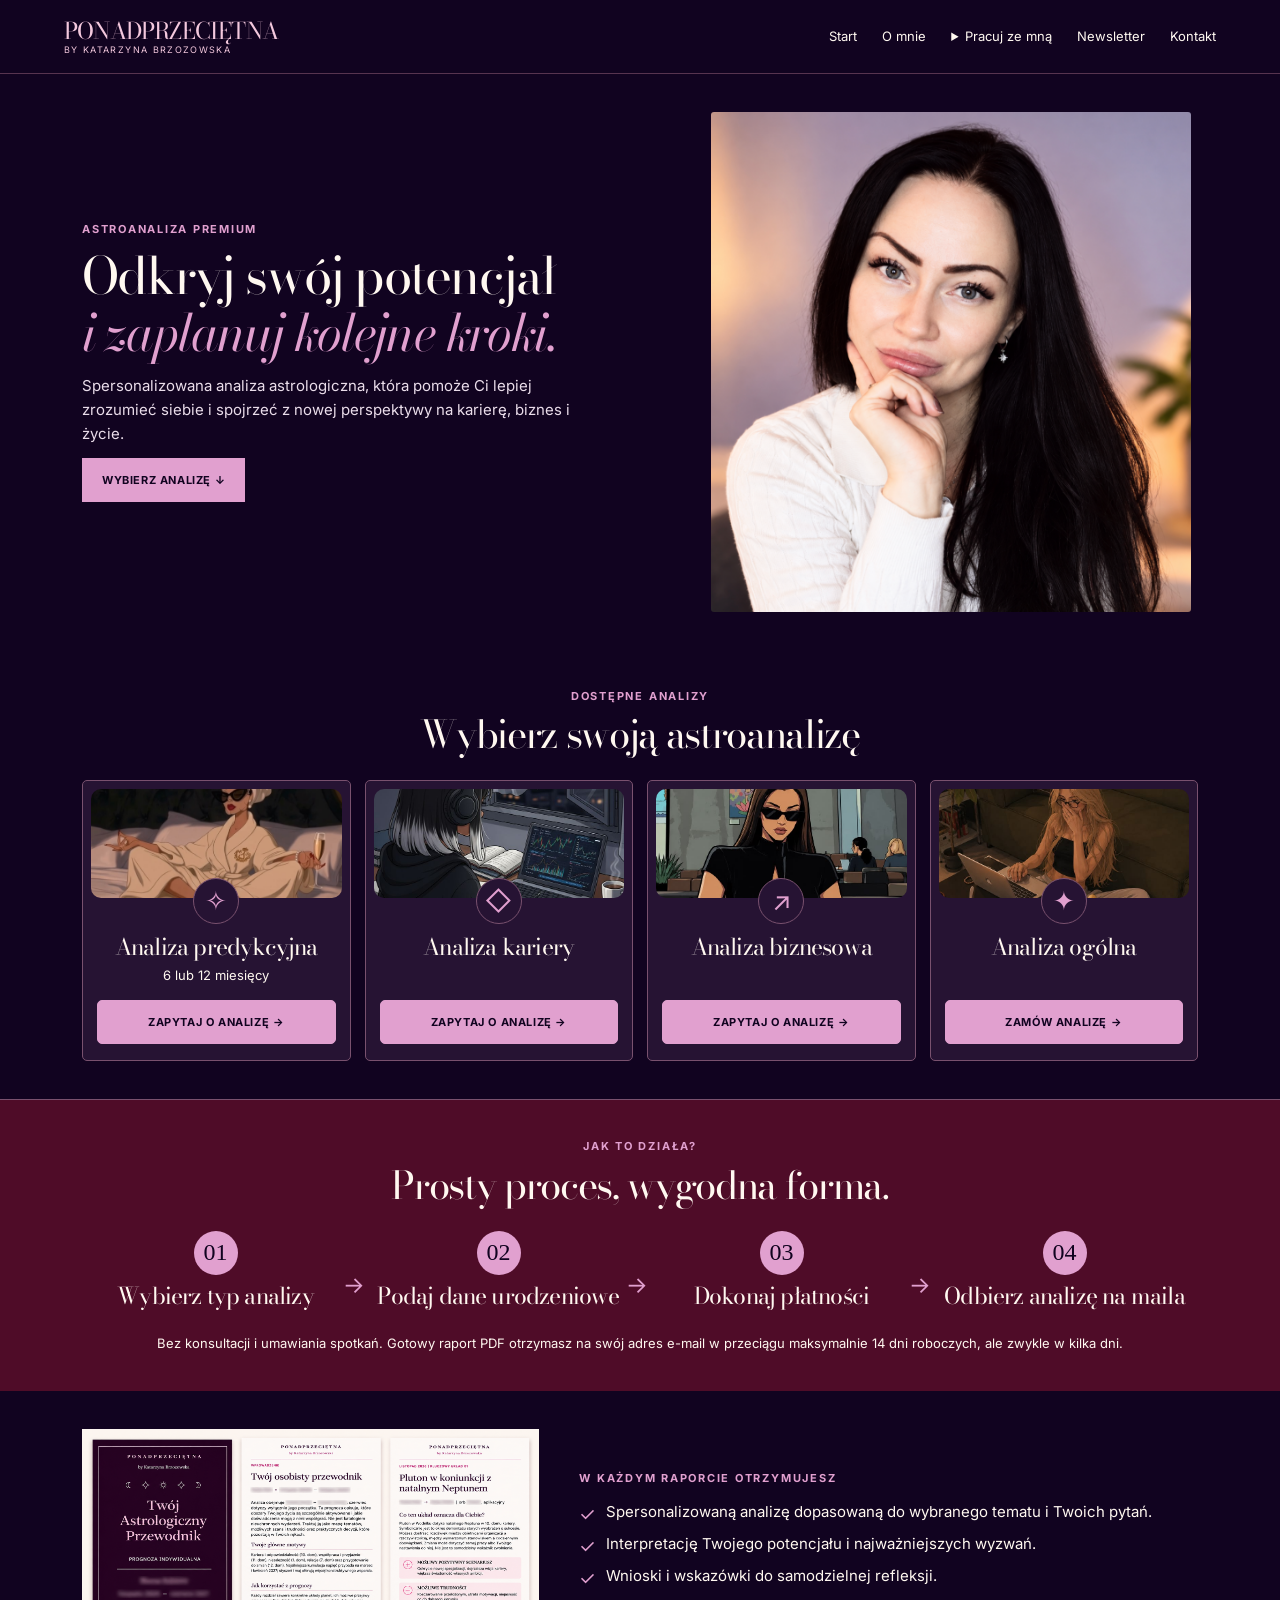
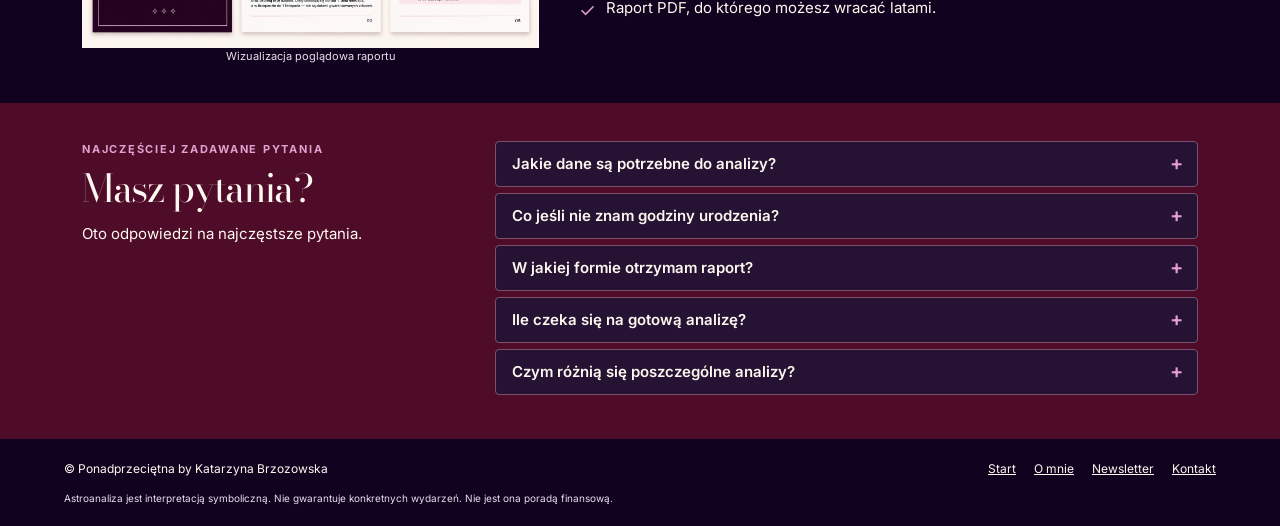
<file: astroanaliza.html>
<!DOCTYPE html>
<html lang="pl">
<head>
    <meta charset="utf-8">
    <meta name="viewport" content="width=device-width, initial-scale=1">
    <title>Astroanaliza | Ponadprzeciętna</title>
    <meta name="description" content="Indywidualne raporty astrologiczne PDF: analiza predykcyjna, kariery, biznesowa i ogólna.">
    <link rel="preconnect" href="https://fonts.googleapis.com">
    <link rel="stylesheet" href="https://fonts.googleapis.com/css2?family=Bodoni+Moda:ital,wght@0,400;0,500;1,400&family=Inter:wght@400;500;600;700&display=swap">
    <link rel="stylesheet" href="assets/astroanaliza.css">
    <link rel="stylesheet" href="assets/services.css">
</head>
<body class="services-page astro-page">
    <header class="site-header">
        <a class="logo" href="index.html">PONADPRZECIĘTNA<small>BY KATARZYNA BRZOZOWSKA</small></a>
        <button class="menu" aria-controls="nav" aria-expanded="false">Menu ☰</button>
        <nav id="nav" aria-label="Menu główne">
            <a href="index.html">Start</a>
            <a href="about.html">O mnie</a>
            <details>
                <summary>Pracuj ze mną</summary>
                <div class="dropdown">
                    <a href="mentoring.html">Mentoring 1:1</a>
                    <a href="konsultacje.html">Jednorazowa konsultacja 1:1</a>
                    <a href="astroanaliza.html" aria-current="page">Astroanaliza</a>
                </div>
            </details>
            <a href="https://katarzynabrzozowska.kit.com/bc1f413abd">Newsletter</a>
            <a href="contact.html">Kontakt</a>
        </nav>
    </header>
    <main>
        <!-- 01. Hero -->
        <section class="astro-hero">
            <div class="wrap hero-layout">
                <div>
                    <p class="eyebrow">Astroanaliza premium</p>
                    <h1>Odkryj swój potencjał<br><em>i zaplanuj kolejne kroki.</em></h1>
                    <p>Spersonalizowana analiza astrologiczna, która pomoże Ci lepiej zrozumieć siebie i spojrzeć z nowej perspektywy na karierę, biznes i życie.</p>
                    <a class="btn" href="#analizy">Wybierz analizę ↓</a>
                </div>
                <img src="assets/astro-hero.jpg" alt="Kosmogram, książki i świeca na biurku" fetchpriority="high">
            </div>
        </section>
        <!-- 02. Produkty -->
        <section class="light" id="analizy">
            <div class="wrap">
                <div class="intro">
                    <p class="eyebrow">Dostępne analizy</p>
                    <h2>Wybierz swoją astroanalizę</h2>
                </div>
                <div class="astro-cards">
                    <article class="astro-card">
                        <img src="assets/astro-predykcyjna.jpg" alt="" loading="lazy">
                        <span class="astro-icon" aria-hidden="true">✧</span>
                        <h3>Analiza predykcyjna</h3>
                        <p class="variant">6 lub 12 miesięcy</p>
                        <!-- Zastąp adres właściwym linkiem zakupowym. -->
                        <a class="btn" href="contact.html" aria-label="Zapytaj o produkt: Analiza predykcyjna">Zapytaj o analizę →</a>
                    </article>
                    <article class="astro-card">
                        <img src="assets/astro-kariera.jpg" alt="" loading="lazy">
                        <span class="astro-icon" aria-hidden="true">◇</span>
                        <h3>Analiza kariery</h3>
                        <p class="variant">&nbsp;</p>
                        <a class="btn" href="https://tidycal.com/katarzynabrzozowskapoland/astro-analiza-kariery" aria-label="Zapytaj o produkt: Analiza kariery">Zapytaj o analizę →</a>
                    </article>
                    <article class="astro-card">
                        <img src="assets/astro-biznes.jpg" alt="" loading="lazy">
                        <span class="astro-icon" aria-hidden="true">↗</span>
                        <h3>Analiza biznesowa</h3>
                        <p class="variant">&nbsp;</p>
                        <a class="btn" href="https://tidycal.com/katarzynabrzozowskapoland/astro-analiza-biznesowa" aria-label="Zapytaj o produkt: Analiza biznesowa">Zapytaj o analizę →</a>
                    </article>
                    <article class="astro-card">
                        <img src="assets/astro-ogolna.jpg" alt="" loading="lazy">
                        <span class="astro-icon" aria-hidden="true">✦</span>
                        <h3>Analiza ogólna</h3>
                        <p class="variant">&nbsp;</p>
                        <a class="btn" href="https://tidycal.com/katarzynabrzozowskapoland/astro-analiza-ogolna" aria-label="Zapytaj o produkt: Analiza ogólna">Zamów analizę →</a>
                    </article>
                </div>
            </div>
        </section>
        <!-- 03. Proces -->
        <section class="light process">
            <div class="wrap">
                <div class="intro">
                    <p class="eyebrow">Jak to działa?</p>
                    <h2>Prosty proces, wygodna forma.</h2>
                </div>
                <ol class="astro-steps">
                    <li><span>01</span><h3>Wybierz typ analizy</h3></li>
                    <li><span>02</span><h3>Podaj dane urodzeniowe</h3></li>
                    <li><span>03</span><h3>Dokonaj płatności</h3></li>
                    <li><span>04</span><h3>Odbierz analizę na maila</h3></li>
                </ol>
                <p class="process-note">Bez konsultacji i umawiania spotkań. Gotowy raport PDF otrzymasz na swój adres e-mail w przeciągu maksymalnie 14 dni roboczych, ale zwykle w kilka dni.</p>
            </div>
        </section>
        <!-- 04. Raport -->
        <section class="report">
            <div class="wrap report-layout">
                <figure>
                    <img src="assets/astro-raport.jpg" alt="Poglądowa wizualizacja raportu astrologicznego PDF" loading="lazy">
                    <figcaption>Wizualizacja poglądowa raportu</figcaption>
                </figure>
                <div>
                    <p class="eyebrow">W każdym raporcie otrzymujesz</p>
                    <ul class="checklist">
                        <li>Spersonalizowaną analizę dopasowaną do wybranego tematu i Twoich pytań.</li>
                        <li>Interpretację Twojego potencjału i najważniejszych wyzwań.</li>
                        <li>Wnioski i wskazówki do samodzielnej refleksji.</li>
                        <li>Raport PDF, do którego możesz wracać latami.</li>
                    </ul>
                </div>
            </div>
        </section>
        <!-- 05. FAQ -->
        <section class="light">
            <div class="wrap faq-layout">
                <div>
                    <p class="eyebrow">Najczęściej zadawane pytania</p>
                    <h2>Masz pytania?</h2>
                    <p>Oto odpowiedzi na najczęstsze pytania.</p>
                </div>
                <div class="faq">
                    <details><summary>Jakie dane są potrzebne do analizy?</summary><p>Data, możliwie dokładna godzina i miejsce urodzenia oraz adres e-mail. W analizie biznesowej przyda się również opis Twojego biznesu lub pomysłu.</p></details>
                    <details><summary>Co jeśli nie znam godziny urodzenia?</summary><p>Dokładna godzina jest potrzebna do pełnej astroanalizy. Dokładną godzinę zazwyczaj możesz uzyskać występując do Urzędu Stanu Cywilnego o poświadczoną kopię karty urodzenia (lub zaświadczenie z akt zbiorowych), ponieważ sam odpis aktu urodzenia nie zawiera rubryki na godzinę. Jeśli jej nie znasz i nie możesz wystąpić o taki dokument, omówimy zakres możliwej analizy.</p></details>
                    <details><summary>W jakiej formie otrzymam raport?</summary><p>Indywidualny raport PDF zostanie wysłany na podany adres e-mail. Produkt nie obejmuje konsultacji czy spotkania.</p></details>
                    <details><summary>Ile czeka się na gotową analizę?</summary><p>Termin realizacji to maksymalnie 14 dni roboczych. Zwykle jednak analiza jest gotowa w kilka dni.</p></details>
                    <details><summary>Czym różnią się poszczególne analizy?</summary><p>Predykcyjna dotyczy interpretacji najbliższych 6 lub 12 miesięcy, ważnych momentów, wydarzeń niezależnie od tematu czyli może to być zarówno temat relacji, kariery, zdrowia czy podróży. Opiszę w analizie to, co pojawi się w Twojej astrologii, ale jeśli chcesz skupić się na konkretnych rzeczach jak np. temat finansów, zaznacz to w formularzu dołączonym do zamówienia analizy. Analiza kariery dotyczy talentów, wyzwań, finansów, kierunku zawodowego. Analiza biznesowa dotyczy budowania marki, biznesu, przyciągania okazji biznesowych i klientów. Analiza ogólna dotyczy głównych obszarów życia jakie będą widoczne w Twojej astrologii: finanse, dom, rodzina, relacje, zdrowie, edukacja itd.</p></details>
                </div>
            </div>
        </section>
    </main>
    <footer class="site-footer">
        <span>© Ponadprzeciętna by Katarzyna Brzozowska</span>
        <div><a href="index.html">Start</a><a href="about.html">O mnie</a><a href="https://katarzynabrzozowska.kit.com/bc1f413abd">Newsletter</a><a href="contact.html">Kontakt</a></div>
        <small>Astroanaliza jest interpretacją symboliczną. Nie gwarantuje konkretnych wydarzeń. Nie jest ona poradą finansową.</small>
    </footer>
    <script>
        const menu = document.querySelector('.menu');
        const nav = document.querySelector('#nav');
        menu.addEventListener('click', () => {
            const open = nav.classList.toggle('open');
            menu.setAttribute('aria-expanded', String(open));
        });
    </script>
</body>
</html>
</file>
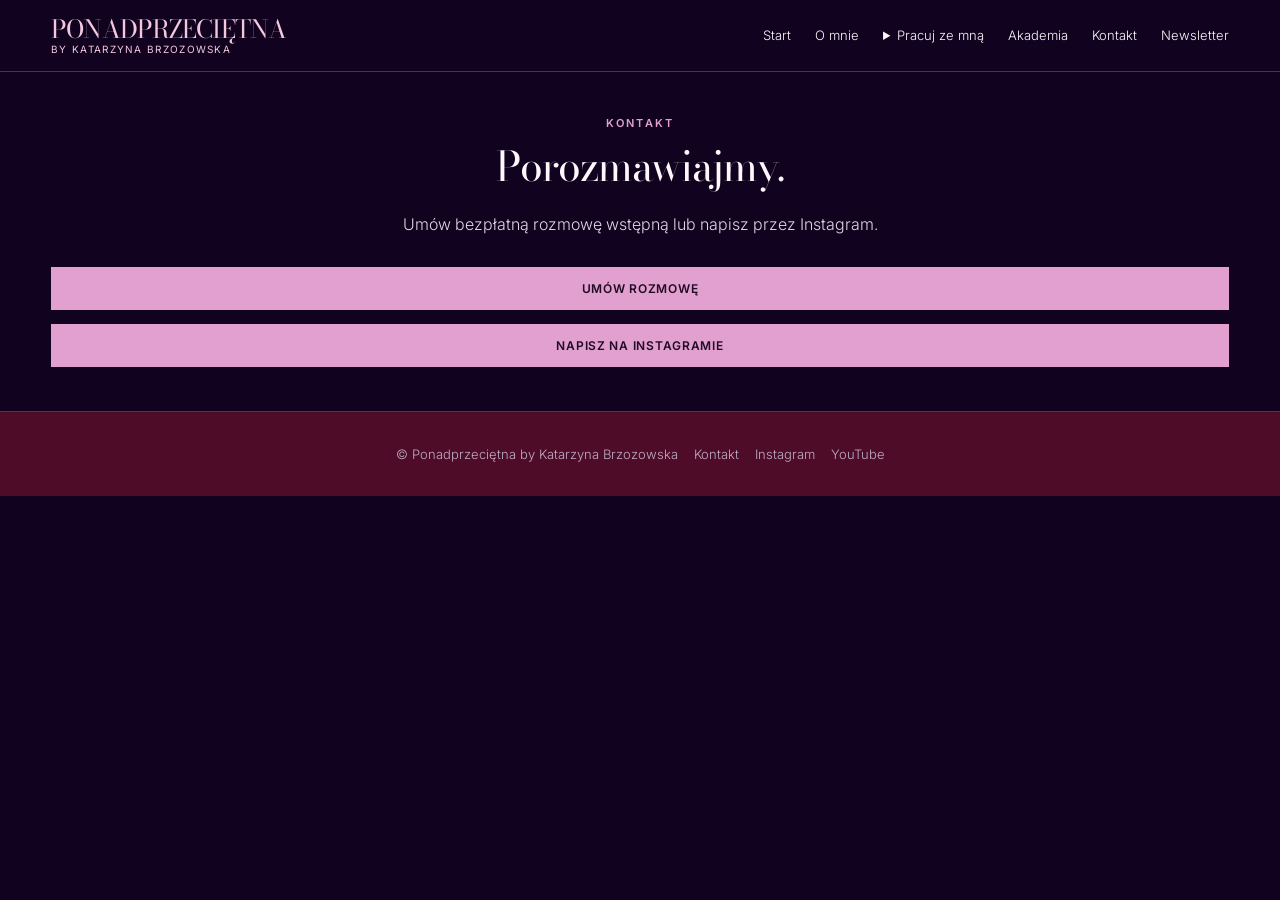
<file: contact.html>
<!doctype html><html lang="pl"><head><meta charset="utf-8"><meta name="viewport" content="width=device-width,initial-scale=1"><title>Kontakt | Ponadprzeciętna</title><link rel="preconnect" href="https://fonts.googleapis.com"><link rel="stylesheet" href="https://fonts.googleapis.com/css2?family=Bodoni+Moda:ital,wght@0,400;0,500;1,400&family=Inter:wght@400;500;600&display=swap"><link rel="stylesheet" href="assets/style.css"><link rel="stylesheet" href="assets/layout.css"></head><body><header class="newnav"><a class="brand" href="index.html">Ponadprzeciętna<small>BY KATARZYNA BRZOZOWSKA</small></a><button class="menu-toggle" aria-expanded="false" aria-controls="navlinks">Menu ☰</button><nav class="navlinks" id="navlinks"><a href="index.html">Start</a><a href="about.html">O mnie</a><details><summary>Pracuj ze mną</summary><div><a href="mentoring.html">Mentoring 1:1</a><a href="konsultacje.html">Jednorazowa konsultacja 1:1</a><a href="astroanaliza.html">Astroanaliza biznesowo-finansowa</a><a href="warsztaty.html">Warsztaty stacjonarne</a></div></details><a href="akademia.html">Akademia</a><a href="contact.html">Kontakt</a><a href="index.html#newsletter">Newsletter</a></nav></header><main><section class=""><div class="wrap"><div class="center"><p class="eyebrow">Kontakt</p><h2>Porozmawiajmy.</h2></div><div class="center"><p>Umów bezpłatną rozmowę wstępną lub napisz przez Instagram.</p><a class="btnx" href="https://tidycal.com/katarzynabrzozowskapoland/20-minute-meeting">Umów rozmowę</a> <a class="btnx" href="https://www.instagram.com/katarzynabrzozowskaofficial/">Napisz na Instagramie</a></div></div></section></main><footer class="foot"><span>© Ponadprzeciętna by Katarzyna Brzozowska</span><a href="contact.html">Kontakt</a><a href="https://www.instagram.com/katarzynabrzozowskaofficial/">Instagram</a><a href="https://www.youtube.com/@KatarzynaBrzozowskaOfficial">YouTube</a></footer><script>const b=document.querySelector(".menu-toggle"),n=document.querySelector(".navlinks");b.addEventListener("click",()=>{const v=n.classList.toggle("open");b.setAttribute("aria-expanded",v)});</script></body></html>
</file>
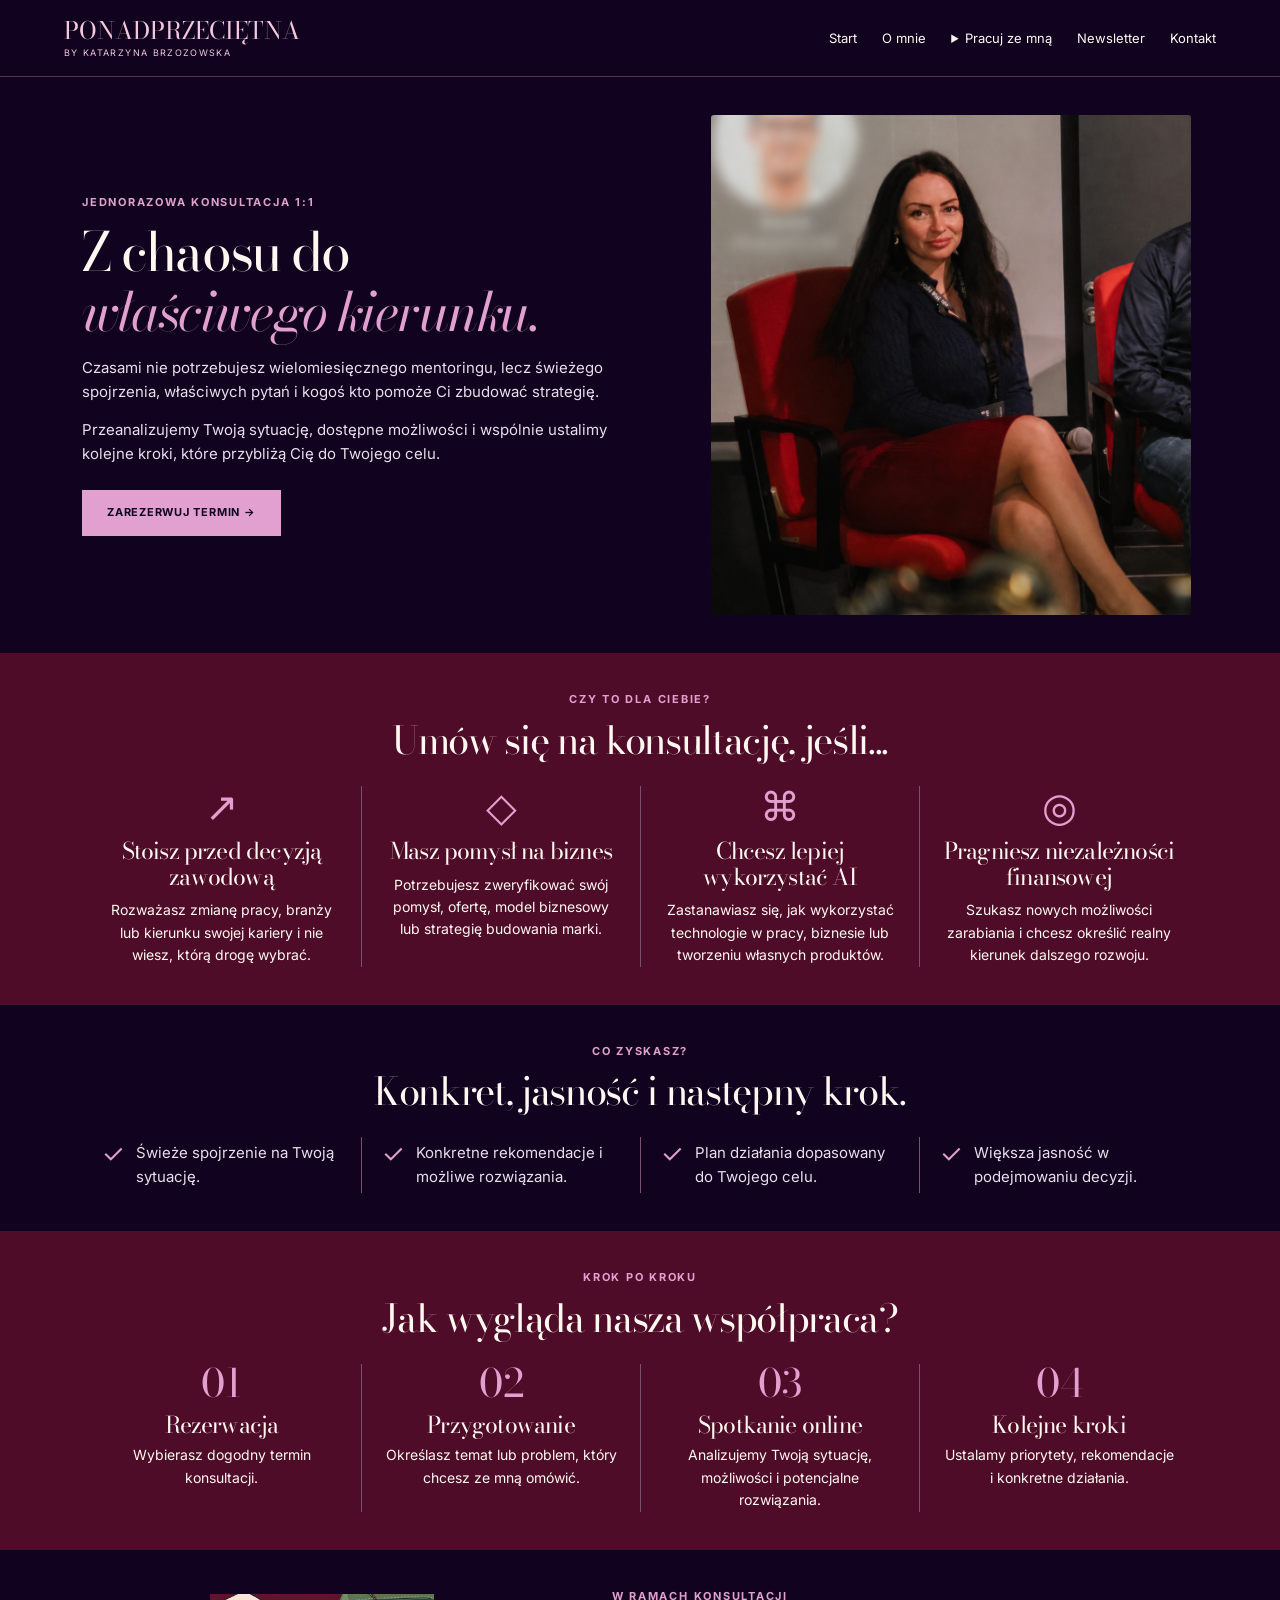
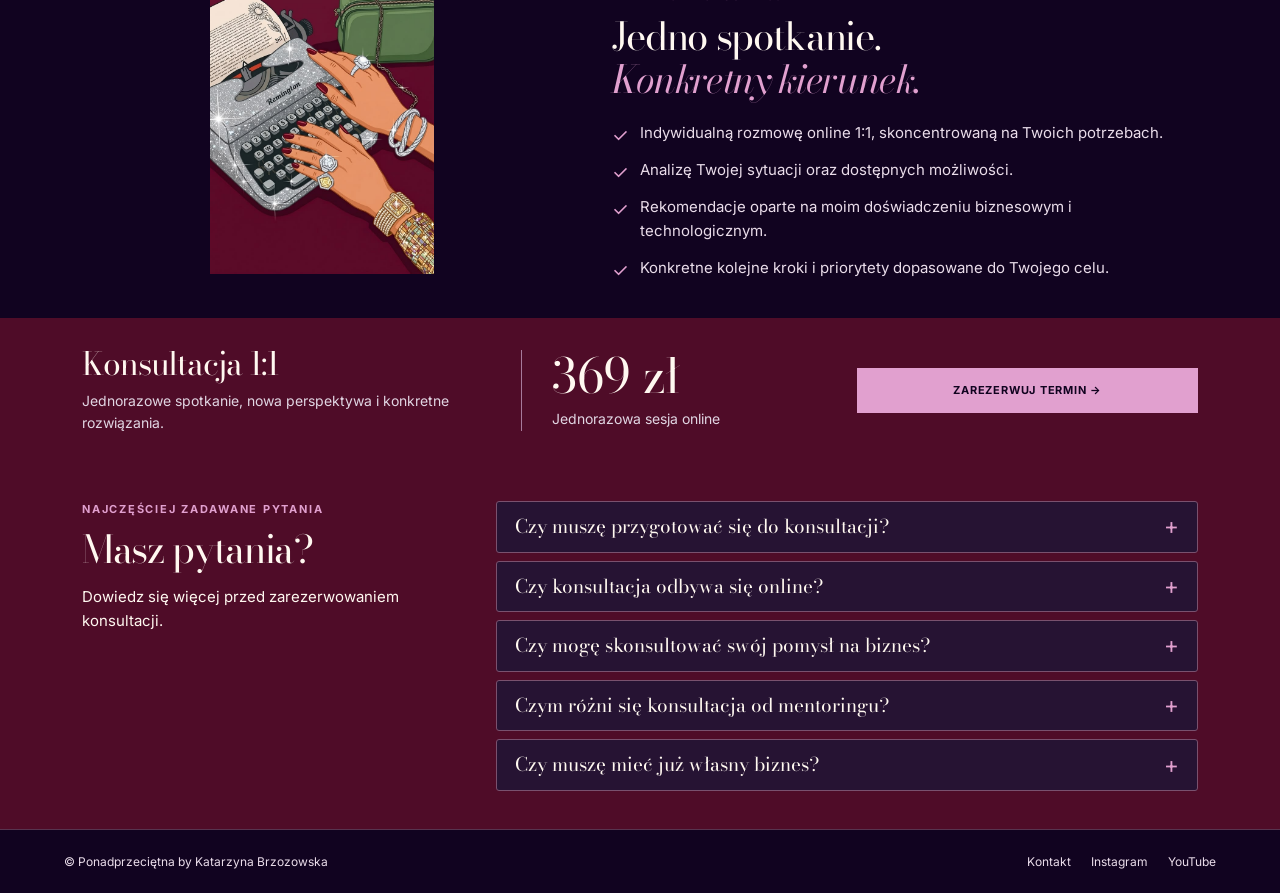
<file: konsultacje.html>
<!DOCTYPE html>
<html lang="pl">

<head>
    <meta charset="UTF-8">
    <meta name="viewport" content="width=device-width, initial-scale=1.0">

    <title>Jednorazowa konsultacja 1:1 | Ponadprzeciętna</title>

    <meta name="description"
          content="Indywidualna konsultacja z Katarzyną Brzozowską. Kariera, biznes, AI, niezależność finansowa i strategiczne decyzje.">

    <link rel="preconnect" href="https://fonts.googleapis.com">
    <link rel="preconnect" href="https://fonts.gstatic.com" crossorigin>

    <link href="https://fonts.googleapis.com/css2?family=Bodoni+Moda:ital,wght@0,400;0,500;0,600;1,400;1,500&family=Inter:wght@400;500;600;700&display=swap"
          rel="stylesheet">

    <link rel="stylesheet" href="assets/style.css">
    <link rel="stylesheet" href="assets/layout.css">
    <link rel="stylesheet" href="assets/konsultacje.css">
    <link rel="stylesheet" href="assets/services.css">
</head>

<body class="consultation-page services-page">

    <!-- =========================
         MENU
    ========================== -->

    <header class="consult-header">

        <a href="index.html" class="consult-logo">
            PONADPRZECIĘTNA
            <small>BY KATARZYNA BRZOZOWSKA</small>
        </a>

        <button class="consult-menu-toggle"
                type="button"
                aria-controls="consult-nav"
                aria-expanded="false">
            Menu ☰
        </button>

        <nav id="consult-nav" class="consult-nav">

            <a href="index.html">Start</a>
            <a href="about.html">O mnie</a>

            <details class="consult-dropdown">

                <summary>Pracuj ze mną</summary>

                <div class="consult-dropdown-content">

                    <a href="mentoring.html">
                        Mentoring 1:1
                    </a>

                    <a href="konsultacje.html" aria-current="page">
                        Jednorazowa konsultacja 1:1
                    </a>

                    <a href="astroanaliza.html">
                        Astroanaliza
                    </a>

                    <a href="warsztaty.html">
                        Warsztaty i kursy
                    </a>

                </div>

            </details>

            <a href="https://katarzynabrzozowska.kit.com/bc1f413abd">
                Newsletter
            </a>

            <a href="contact.html">Kontakt</a>

        </nav>

    </header>


    <main>

        <!-- =========================
             HERO
        ========================== -->

        <section class="consult-section consult-hero">

            <div class="consult-wrap consult-hero-grid">

                <div class="consult-hero-content">

                    <p class="consult-eyebrow">
                        Jednorazowa konsultacja 1:1
                    </p>

                    <h1>
                        Z chaosu do<br>
                        <em>właściwego kierunku.</em>
                    </h1>

                    <p class="consult-lead">
                        Czasami nie potrzebujesz wielomiesięcznego
                        mentoringu, lecz świeżego spojrzenia,
                        właściwych pytań i kogoś kto pomoże Ci zbudować strategię.
                    </p>

                    <p>
                        Przeanalizujemy Twoją sytuację, dostępne
                        możliwości i wspólnie ustalimy kolejne kroki,
                        które przybliżą Cię do Twojego celu.
                    </p>

                    <a href="#rezerwacja" class="consult-btn">
                        Zarezerwuj termin →
                    </a>

                </div>

                <img class="consult-hero-image"
                     src="assets/stage.jpg"
                     alt="Indywidualna konsultacja biznesowa i strategiczna"
                     fetchpriority="high">

            </div>

        </section>


        <!-- =========================
             DLA KOGO
        ========================== -->

        <section class="consult-section consult-light">

            <div class="consult-wrap">

                <div class="consult-section-heading">

                    <p class="consult-eyebrow">
                        Czy to dla Ciebie?
                    </p>

                    <h2>Umów się na konsultację, jeśli...</h2>

                </div>

                <div class="consult-four-grid">

                    <article class="consult-topic">

                        <span class="consult-icon">↗</span>

                        <h3>Stoisz przed decyzją zawodową</h3>

                        <p>
                            Rozważasz zmianę pracy, branży lub
                            kierunku swojej kariery i nie wiesz,
                            którą drogę wybrać.
                        </p>

                    </article>

                    <article class="consult-topic">

                        <span class="consult-icon">◇</span>

                        <h3>Masz pomysł na biznes</h3>

                        <p>
                            Potrzebujesz zweryfikować swój pomysł,
                            ofertę, model biznesowy lub strategię
                            budowania marki.
                        </p>

                    </article>

                    <article class="consult-topic">

                        <span class="consult-icon">⌘</span>

                        <h3>Chcesz lepiej wykorzystać AI</h3>

                        <p>
                            Zastanawiasz się, jak wykorzystać
                            technologie w pracy, biznesie lub
                            tworzeniu własnych produktów.
                        </p>

                    </article>

                    <article class="consult-topic">

                        <span class="consult-icon">◎</span>

                        <h3>Pragniesz niezależności finansowej</h3>

                        <p>
                            Szukasz nowych możliwości zarabiania
                            i chcesz określić realny kierunek
                            dalszego rozwoju.
                        </p>

                    </article>

                </div>

            </div>

        </section>


        <!-- =========================
             REZULTATY
        ========================== -->

        <section class="consult-section consult-results">

            <div class="consult-wrap">

                <div class="consult-section-heading">

                    <p class="consult-eyebrow">
                        Co zyskasz?
                    </p>

                    <h2>Konkret, jasność i następny krok.</h2>

                </div>

                <div class="consult-four-grid consult-benefits">

                    <article>
                        <span>✓</span>
                        <p>Świeże spojrzenie na Twoją sytuację.</p>
                    </article>

                    <article>
                        <span>✓</span>
                        <p>Konkretne rekomendacje i możliwe rozwiązania.</p>
                    </article>

                    <article>
                        <span>✓</span>
                        <p>Plan działania dopasowany do Twojego celu.</p>
                    </article>

                    <article>
                        <span>✓</span>
                        <p>Większa jasność w podejmowaniu decyzji.</p>
                    </article>

                </div>

            </div>

        </section>


        <!-- =========================
             PROCES WSPÓŁPRACY
        ========================== -->

        <section class="consult-section consult-light">

            <div class="consult-wrap">

                <div class="consult-section-heading">

                    <p class="consult-eyebrow">
                        Krok po kroku
                    </p>

                    <h2>Jak wygląda nasza współpraca?</h2>

                </div>

                <div class="consult-four-grid consult-steps">

                    <article>

                        <span class="consult-number">01</span>

                        <h3>Rezerwacja</h3>

                        <p>
                            Wybierasz dogodny termin konsultacji.
                        </p>

                    </article>

                    <article>

                        <span class="consult-number">02</span>

                        <h3>Przygotowanie</h3>

                        <p>
                            Określasz temat lub problem,
                            który chcesz ze mną omówić.
                        </p>

                    </article>

                    <article>

                        <span class="consult-number">03</span>

                        <h3>Spotkanie online</h3>

                        <p>
                            Analizujemy Twoją sytuację,
                            możliwości i potencjalne rozwiązania.
                        </p>

                    </article>

                    <article>

                        <span class="consult-number">04</span>

                        <h3>Kolejne kroki</h3>

                        <p>
                            Ustalamy priorytety, rekomendacje
                            i konkretne działania.
                        </p>

                    </article>

                </div>

            </div>

        </section>


        <!-- =========================
             CO OTRZYMUJESZ
        ========================== -->

        <section class="consult-section consult-deliverables">

            <div class="consult-wrap consult-deliverables-grid">

                <img src="assets/konsultacje-materialy.jpg"
                     alt="Plan działania, analiza sytuacji i rekomendacje"
                     class="consult-materials-image"
                     loading="lazy">

                <div>

                    <p class="consult-eyebrow">
                        W ramach konsultacji
                    </p>

                    <h2>
                        Jedno spotkanie.<br>
                        <em>Konkretny kierunek.</em>
                    </h2>

                    <ul class="consult-checklist">

                        <li>
                            Indywidualną rozmowę online 1:1,
                            skoncentrowaną na Twoich potrzebach.
                        </li>

                        <li>
                            Analizę Twojej sytuacji oraz
                            dostępnych możliwości.
                        </li>

                        <li>
                            Rekomendacje oparte na moim
                            doświadczeniu biznesowym i technologicznym.
                        </li>

                        <li>
                            Konkretne kolejne kroki i priorytety
                            dopasowane do Twojego celu.
                        </li>

                    </ul>

                </div>

            </div>

        </section>


        <!-- =========================
             CENA I REZERWACJA
        ========================== -->

        <section id="rezerwacja" class="consult-pricing">

            <div class="consult-wrap consult-pricing-grid">

                <div>

                    <h2>Konsultacja 1:1</h2>

                    <p>
                        Jednorazowe spotkanie, nowa perspektywa
                        i konkretne rozwiązania.
                    </p>

                </div>

                <div class="consult-price">

                    <strong>369 zł</strong>

                    <p>Jednorazowa sesja online</p>

                </div>

                <div class="consult-pricing-actions">

                    <a href="https://tidycal.com/katarzynabrzozowskapoland/jednorazowa-sesja"
                       class="consult-btn"
                       target="_blank"
                       rel="noopener noreferrer">

                        Zarezerwuj termin →

                    </a>

                </div>

            </div>

        </section>


        <!-- =========================
             FAQ
        ========================== -->

        <section class="consult-section consult-light">

            <div class="consult-wrap consult-faq-grid">

                <div>

                    <p class="consult-eyebrow">
                        Najczęściej zadawane pytania
                    </p>

                    <h2>Masz pytania?</h2>

                    <p>
                        Dowiedz się więcej przed
                        zarezerwowaniem konsultacji.
                    </p>

                </div>

                <div class="consult-faq">

                    <details>

                        <summary>
                            Czy muszę przygotować się do konsultacji?
                        </summary>

                        <p>
                            Wystarczy, że zastanowisz się, jaki temat
                            chcesz omówić i co chciałabyś osiągnąć
                            dzięki naszej rozmowie. Nie musisz mieć
                            gotowego planu ani rozwiązania.
                        </p>

                    </details>

                    <details>

                        <summary>
                            Czy konsultacja odbywa się online?
                        </summary>

                        <p>
                            Tak. Konsultacja odbywa się online,
                            dzięki czemu możesz uczestniczyć w niej
                            z dowolnego miejsca.
                        </p>

                    </details>

                    <details>

                        <summary>
                            Czy mogę skonsultować swój pomysł na biznes?
                        </summary>

                        <p>
                            Tak. Możemy omówić Twój pomysł, grupę
                            docelową, ofertę, strategię rozwoju,
                            możliwości wykorzystania AI lub kolejne
                            kroki potrzebne do rozpoczęcia działalności.
                        </p>

                    </details>

                    <details>

                        <summary>
                            Czym różni się konsultacja od mentoringu?
                        </summary>

                        <p>
                            Konsultacja to jednorazowe spotkanie
                            skoncentrowane na konkretnym problemie
                            lub decyzji.

                            <a href="mentoring.html">Mentoring</a>
                            jest dłuższym procesem obejmującym cztery
                            sesje, indywidualną astroanalizę, pracę
                            nad przekonaniami, strategię i wsparcie
                            we wdrażaniu zmian.
                        </p>

                    </details>

                    <details>

                        <summary>
                            Czy muszę mieć już własny biznes?
                        </summary>

                        <p>
                            Nie. Konsultacja jest również dla kobiet,
                            które dopiero rozważają rozpoczęcie
                            działalności, zmianę kariery lub
                            poszukują dodatkowych źródeł dochodu.
                        </p>

                    </details>

                </div>

            </div>

        </section>

    </main>


    <!-- =========================
         FOOTER
    ========================== -->

    <footer class="consult-footer">

        <span>
            © Ponadprzeciętna by Katarzyna Brzozowska
        </span>

        <div>

            <a href="contact.html">Kontakt</a>

            <a href="https://www.instagram.com/katarzynabrzozowskaofficial">
                Instagram
            </a>

            <a href="https://www.youtube.com/@KatarzynaBrzozowskaOfficial">
                YouTube
            </a>

        </div>

    </footer>


    <!-- =========================
         MENU MOBILNE
    ========================== -->

    <script>
        const menuButton = document.querySelector(
            '.consult-menu-toggle'
        );

        const navigation = document.querySelector(
            '.consult-nav'
        );

        menuButton.addEventListener('click', function () {

            const isOpen = navigation.classList.toggle('is-open');

            menuButton.setAttribute(
                'aria-expanded',
                String(isOpen)
            );

        });
    </script>

</body>

</html>
</file>
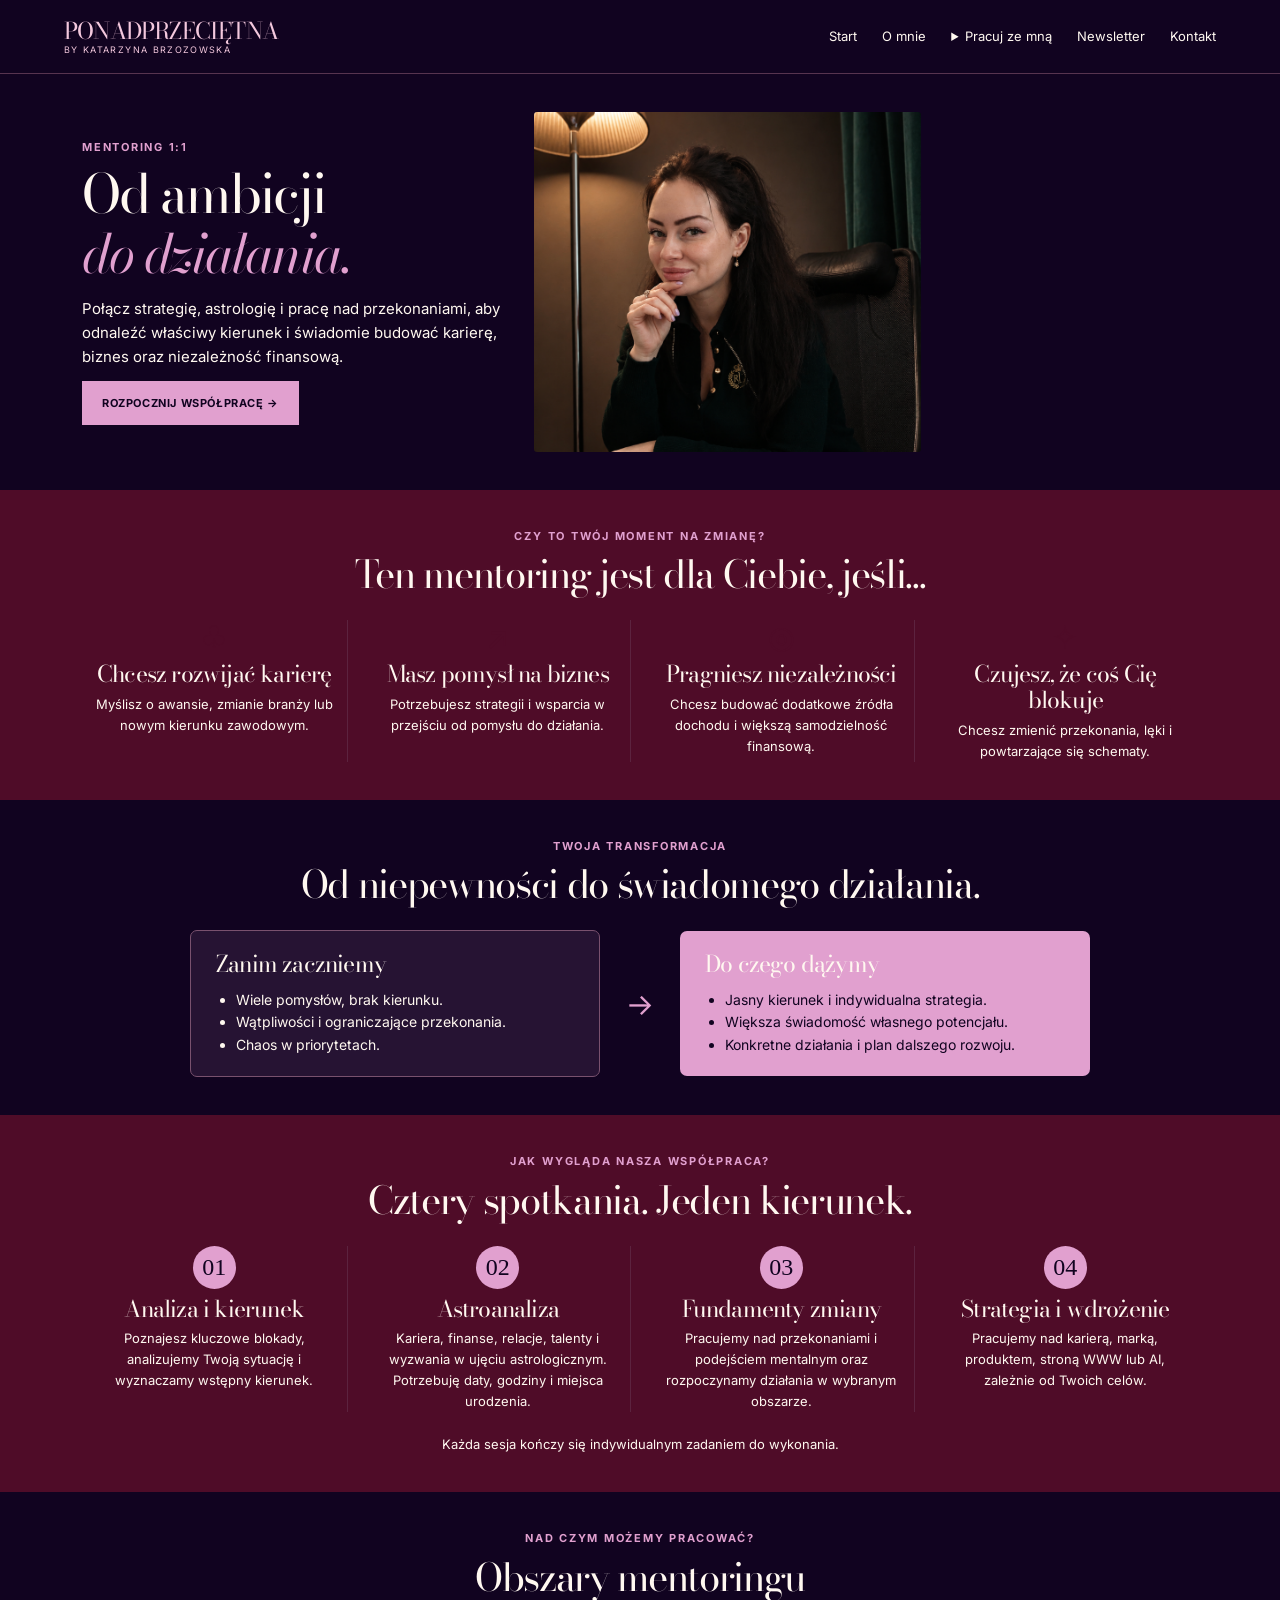
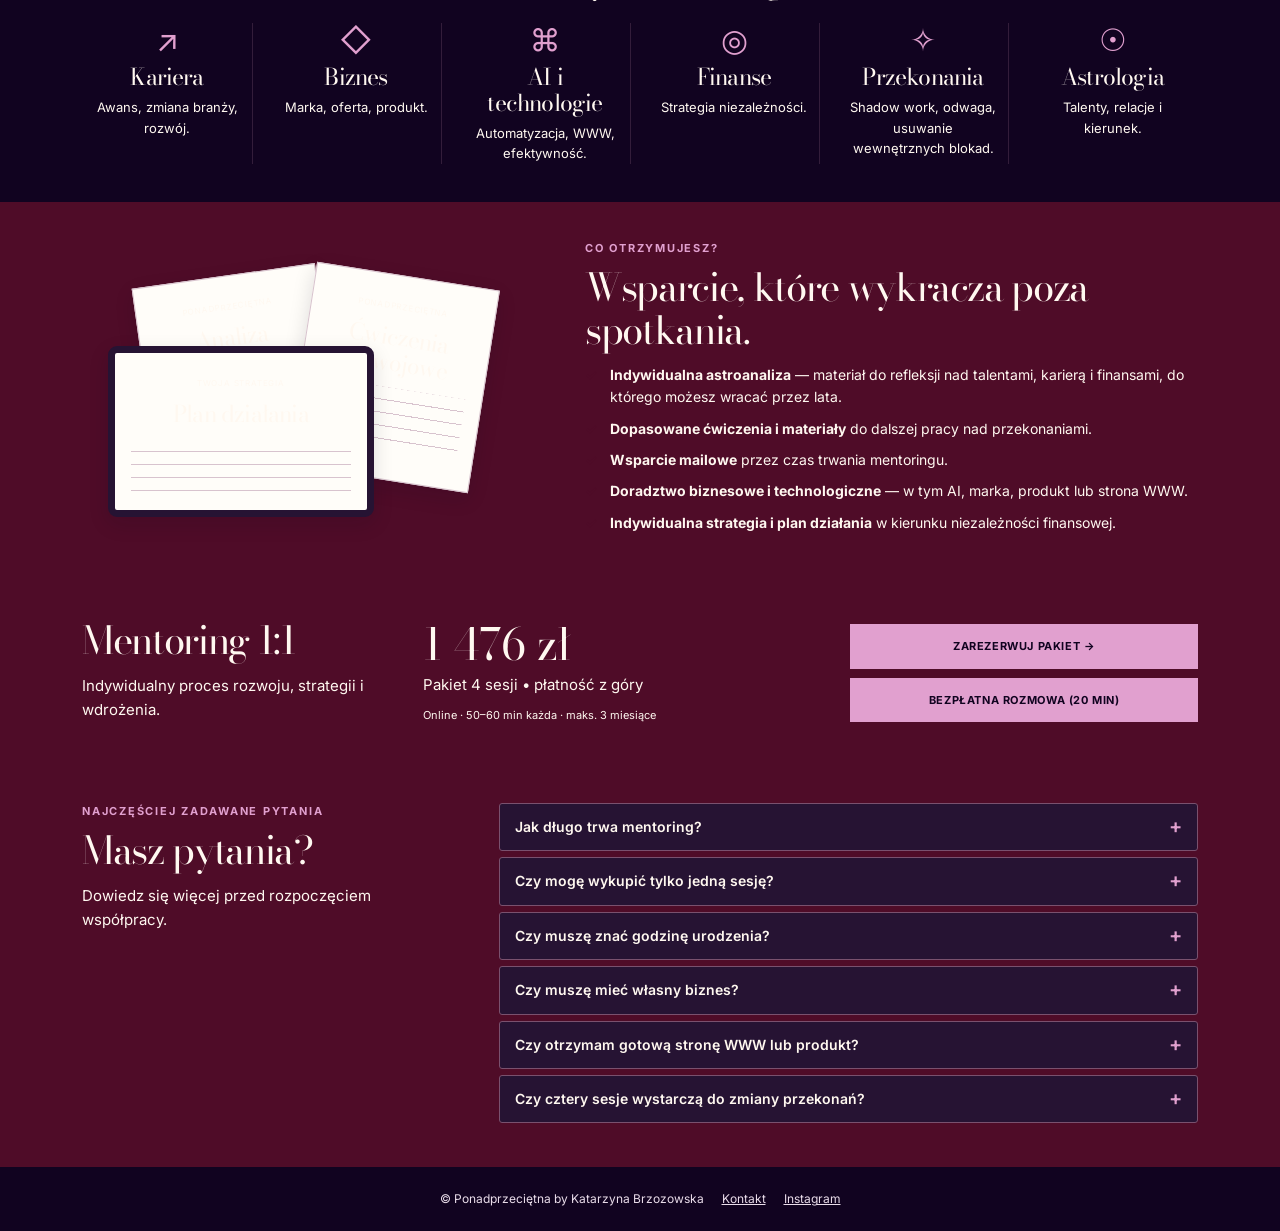
<file: mentoring.html>
<!DOCTYPE html>
<html lang="pl">
<head>
    <meta charset="utf-8">
    <meta name="viewport" content="width=device-width, initial-scale=1">
    <title>Mentoring 1:1 | Ponadprzeciętna</title>
    <meta name="description" content="Cztery indywidualne sesje mentoringowe: kariera, biznes, finanse, astrologia i praca nad przekonaniami.">
    <link rel="preconnect" href="https://fonts.googleapis.com">
    <link rel="stylesheet" href="https://fonts.googleapis.com/css2?family=Bodoni+Moda:ital,wght@0,400;0,500;1,400&family=Inter:wght@400;500;600;700&display=swap">
    <link rel="stylesheet" href="assets/mentoring.css">
    <link rel="stylesheet" href="assets/services.css">
</head>
<body class="services-page astro-page">
    <header class="site-header">
        <a class="logo" href="index.html">PONADPRZECIĘTNA<small>BY KATARZYNA BRZOZOWSKA</small></a>
        <button class="menu" aria-controls="nav" aria-expanded="false">Menu ☰</button>
        <nav id="nav" aria-label="Menu główne">
            <a href="index.html">Start</a>
            <a href="about.html">O mnie</a>
            <details>
                <summary>Pracuj ze mną</summary>
                <div class="dropdown">
                    <a href="mentoring.html" aria-current="page">Mentoring 1:1</a>
                    <a href="konsultacje.html">Jednorazowa konsultacja 1:1</a>
                    <a href="astroanaliza.html">Astroanaliza</a>
                </div>
            </details>
            <a href="https://katarzynabrzozowska.kit.com/bc1f413abd">Newsletter</a>
            <a href="contact.html">Kontakt</a>
        </nav>
    </header>
    <main>
        <!-- 01. Hero -->
        <section class="hero">
            <div class="wrap hero-grid">
                <div>
                    <p class="eyebrow">Mentoring 1:1</p>
                    <h1>Od ambicji<br><em>do działania.</em></h1>
                    <p>Połącz strategię, astrologię i pracę nad przekonaniami, aby odnaleźć właściwy kierunek i świadomie budować karierę, biznes oraz niezależność finansową.</p>
                    <a class="btn" href="#pakiet">Rozpocznij współpracę →</a>
                </div>
                <img class="hero-photo" src="assets/mentoring-kate1.jpg" alt="Katarzyna Brzozowska" fetchpriority="high">
            </div>
        </section>
        <!-- 02. Dla kogo -->
        <section class="light">
            <div class="wrap">
                <div class="intro">
                    <p class="eyebrow">Czy to Twój moment na zmianę?</p>
                    <h2>Ten mentoring jest dla Ciebie, jeśli...</h2>
                </div>
                <div class="columns four">
                    <article><span class="symbol">♧</span><h3>Chcesz rozwijać karierę</h3><p>Myślisz o awansie, zmianie branży lub nowym kierunku zawodowym.</p></article>
                    <article><span class="symbol">↗</span><h3>Masz pomysł na biznes</h3><p>Potrzebujesz strategii i wsparcia w przejściu od pomysłu do działania.</p></article>
                    <article><span class="symbol">◎</span><h3>Pragniesz niezależności</h3><p>Chcesz budować dodatkowe źródła dochodu i większą samodzielność finansową.</p></article>
                    <article><span class="symbol">✧</span><h3>Czujesz, że coś Cię blokuje</h3><p>Chcesz zmienić przekonania, lęki i powtarzające się schematy.</p></article>
                </div>
            </div>
        </section>
        <!-- 03. Transformacja -->
        <section>
            <div class="wrap">
                <div class="intro"><p class="eyebrow">Twoja transformacja</p><h2>Od niepewności do świadomego działania.</h2></div>
                <div class="comparison">
                    <article class="before"><h3>Zanim zaczniemy</h3><ul><li>Wiele pomysłów, brak kierunku.</li><li>Wątpliwości i ograniczające przekonania.</li><li>Chaos w priorytetach.</li></ul></article>
                    <span class="arrow" aria-hidden="true">→</span>
                    <article class="after"><h3>Do czego dążymy</h3><ul><li>Jasny kierunek i indywidualna strategia.</li><li>Większa świadomość własnego potencjału.</li><li>Konkretne działania i plan dalszego rozwoju.</li></ul></article>
                </div>
            </div>
        </section>
        <!-- 04. Cztery sesje -->
        <section class="light">
            <div class="wrap">
                <div class="intro"><p class="eyebrow">Jak wygląda nasza współpraca?</p><h2>Cztery spotkania. Jeden kierunek.</h2></div>
                <div class="columns four sessions">
                    <article><span class="number">01</span><h3>Analiza i kierunek</h3><p>Poznajesz kluczowe blokady, analizujemy Twoją sytuację i wyznaczamy wstępny kierunek.</p></article>
                    <article><span class="number">02</span><h3>Astroanaliza</h3><p>Kariera, finanse, relacje, talenty i wyzwania w ujęciu astrologicznym. Potrzebuję daty, godziny i miejsca urodzenia.</p></article>
                    <article><span class="number">03</span><h3>Fundamenty zmiany</h3><p>Pracujemy nad przekonaniami i podejściem mentalnym oraz rozpoczynamy działania w wybranym obszarze.</p></article>
                    <article><span class="number">04</span><h3>Strategia i wdrożenie</h3><p>Pracujemy nad karierą, marką, produktem, stroną WWW lub AI, zależnie od Twoich celów.</p></article>
                </div>
                <p class="note">Każda sesja kończy się indywidualnym zadaniem do wykonania.</p>
            </div>
        </section>
        <!-- 05. Obszary -->
        <section>
            <div class="wrap">
                <div class="intro"><p class="eyebrow">Nad czym możemy pracować?</p><h2>Obszary mentoringu</h2></div>
                <div class="columns six">
                    <article><span class="symbol">↗</span><h3>Kariera</h3><p>Awans, zmiana branży, rozwój.</p></article>
                    <article><span class="symbol">◇</span><h3>Biznes</h3><p>Marka, oferta, produkt.</p></article>
                    <article><span class="symbol">⌘</span><h3>AI i technologie</h3><p>Automatyzacja, WWW, efektywność.</p></article>
                    <article><span class="symbol">◎</span><h3>Finanse</h3><p>Strategia niezależności.</p></article>
                    <article><span class="symbol">✧</span><h3>Przekonania</h3><p>Shadow work, odwaga, usuwanie wewnętrznych blokad.</p></article>
                    <article><span class="symbol">☉</span><h3>Astrologia</h3><p>Talenty, relacje i kierunek.</p></article>
                </div>
            </div>
        </section>
        <!-- 06. Materiały i wsparcie -->
        <section class="light">
            <div class="wrap materials">
                <div class="mockup" role="img" aria-label="Poglądowa wizualizacja analizy astrologicznej, ćwiczeń i planu działania">
                    <div class="sheet sheet-one"><small>PONADPRZECIĘTNA</small><h3>Analiza<br>astrologiczna</h3><div class="orbit">✧</div></div>
                    <div class="sheet sheet-two"><small>PONADPRZECIĘTNA</small><h3>Ćwiczenia<br>rozwojowe</h3><div class="lines"></div></div>
                    <div class="tablet"><small>TWOJA STRATEGIA</small><h3>Plan działania</h3><div class="lines"></div></div>
                </div>
                <div>
                    <p class="eyebrow">Co otrzymujesz?</p><h2>Wsparcie, które wykracza poza spotkania.</h2>
                    <ul class="checks">
                        <li><strong>Indywidualna astroanaliza</strong> — materiał do refleksji nad talentami, karierą i finansami, do którego możesz wracać przez lata.</li>
                        <li><strong>Dopasowane ćwiczenia i materiały</strong> do dalszej pracy nad przekonaniami.</li>
                        <li><strong>Wsparcie mailowe</strong> przez czas trwania mentoringu.</li>
                        <li><strong>Doradztwo biznesowe i technologiczne</strong> — w tym AI, marka, produkt lub strona WWW.</li>
                        <li><strong>Indywidualna strategia i plan działania</strong> w kierunku niezależności finansowej.</li>
                    </ul>
                </div>
            </div>
        </section>
        <!-- 07. Pakiet -->
        <section class="pricing" id="pakiet">
            <div class="wrap price-grid">
                <div><h2>Mentoring 1:1</h2><p>Indywidualny proces rozwoju, strategii i wdrożenia.</p></div>
                <div><p class="price">1 476 zł</p><p>Pakiet 4 sesji • płatność z góry</p><small>Online · 50–60 min każda · maks. 3 miesiące</small></div>
                <div class="price-actions">
                    <a class="btn" href="https://tidycal.com/katarzynabrzozowskapoland/mentoring">Zarezerwuj pakiet →</a>
                    <a class="btn outline" href="https://tidycal.com/katarzynabrzozowskapoland/20-minute-meeting">Bezpłatna rozmowa (20 min)</a>
                </div>
            </div>
        </section>
        <!-- 08. FAQ -->
        <section class="light">
            <div class="wrap faq-grid">
                <div><p class="eyebrow">Najczęściej zadawane pytania</p><h2>Masz pytania?</h2><p>Dowiedz się więcej przed rozpoczęciem współpracy.</p></div>
                <div class="faq">
                    <details><summary>Jak długo trwa mentoring?</summary><p>Pakiet obejmuje cztery spotkania online po około 50–60 minut. Wszystkie sesje należy wykorzystać w ciągu maksymalnie trzech miesięcy.</p></details>
                    <details><summary>Czy mogę wykupić tylko jedną sesję?</summary><p>Mentoring kupujesz jako pakiet. Jeśli potrzebujesz omówić jeden konkretny temat, wybierz <a href="konsultacje.html">jednorazową konsultację</a>.</p></details>
                    <details><summary>Czy muszę znać godzinę urodzenia?</summary><p>Dokładna godzina jest potrzebna do pełnej astroanalizy. Dokładną godzinę zazwyczaj możesz uzyskać występując do Urzędu Stanu Cywilnego o poświadczoną kopię karty urodzenia (lub zaświadczenie z akt zbiorowych), ponieważ sam odpis aktu urodzenia nie zawiera rubryki na godzinę. Jeśli jej nie znasz i nie możesz wystąpić o taki dokument, omówimy zakres możliwej analizy.</p></details>
                    <details><summary>Czy muszę mieć własny biznes?</summary><p>Nie. Możemy pracować nad zmianą kariery, pomysłem na biznes lub rozwojem istniejącej działalności.</p></details>
                    <details><summary>Czy otrzymam gotową stronę WWW lub produkt?</summary><p>Zakres wdrożenia zależy od Twoich potrzeb i złożoności projektu. Możemy pracować nad stroną, produktem lub usługą, ale pakiet nie gwarantuje ukończenia rozbudowanego projektu.</p></details>
                    <details><summary>Czy cztery sesje wystarczą do zmiany przekonań?</summary><p>To początek procesu. Otrzymasz materiały do dalszej pracy, a postępy zależą również od Twojego zaangażowania i wykonywania zadań.</p></details>
                </div>
            </div>
        </section>
    </main>
    <footer><span>© Ponadprzeciętna by Katarzyna Brzozowska</span><a href="contact.html">Kontakt</a><a href="https://www.instagram.com/katarzynabrzozowskaofficial/">Instagram</a></footer>
    <script>
        const menu = document.querySelector('.menu');
        const nav = document.querySelector('#nav');
        menu.addEventListener('click', () => {
            const open = nav.classList.toggle('open');
            menu.setAttribute('aria-expanded', String(open));
        });
    </script>
</body>
</html>
</file>
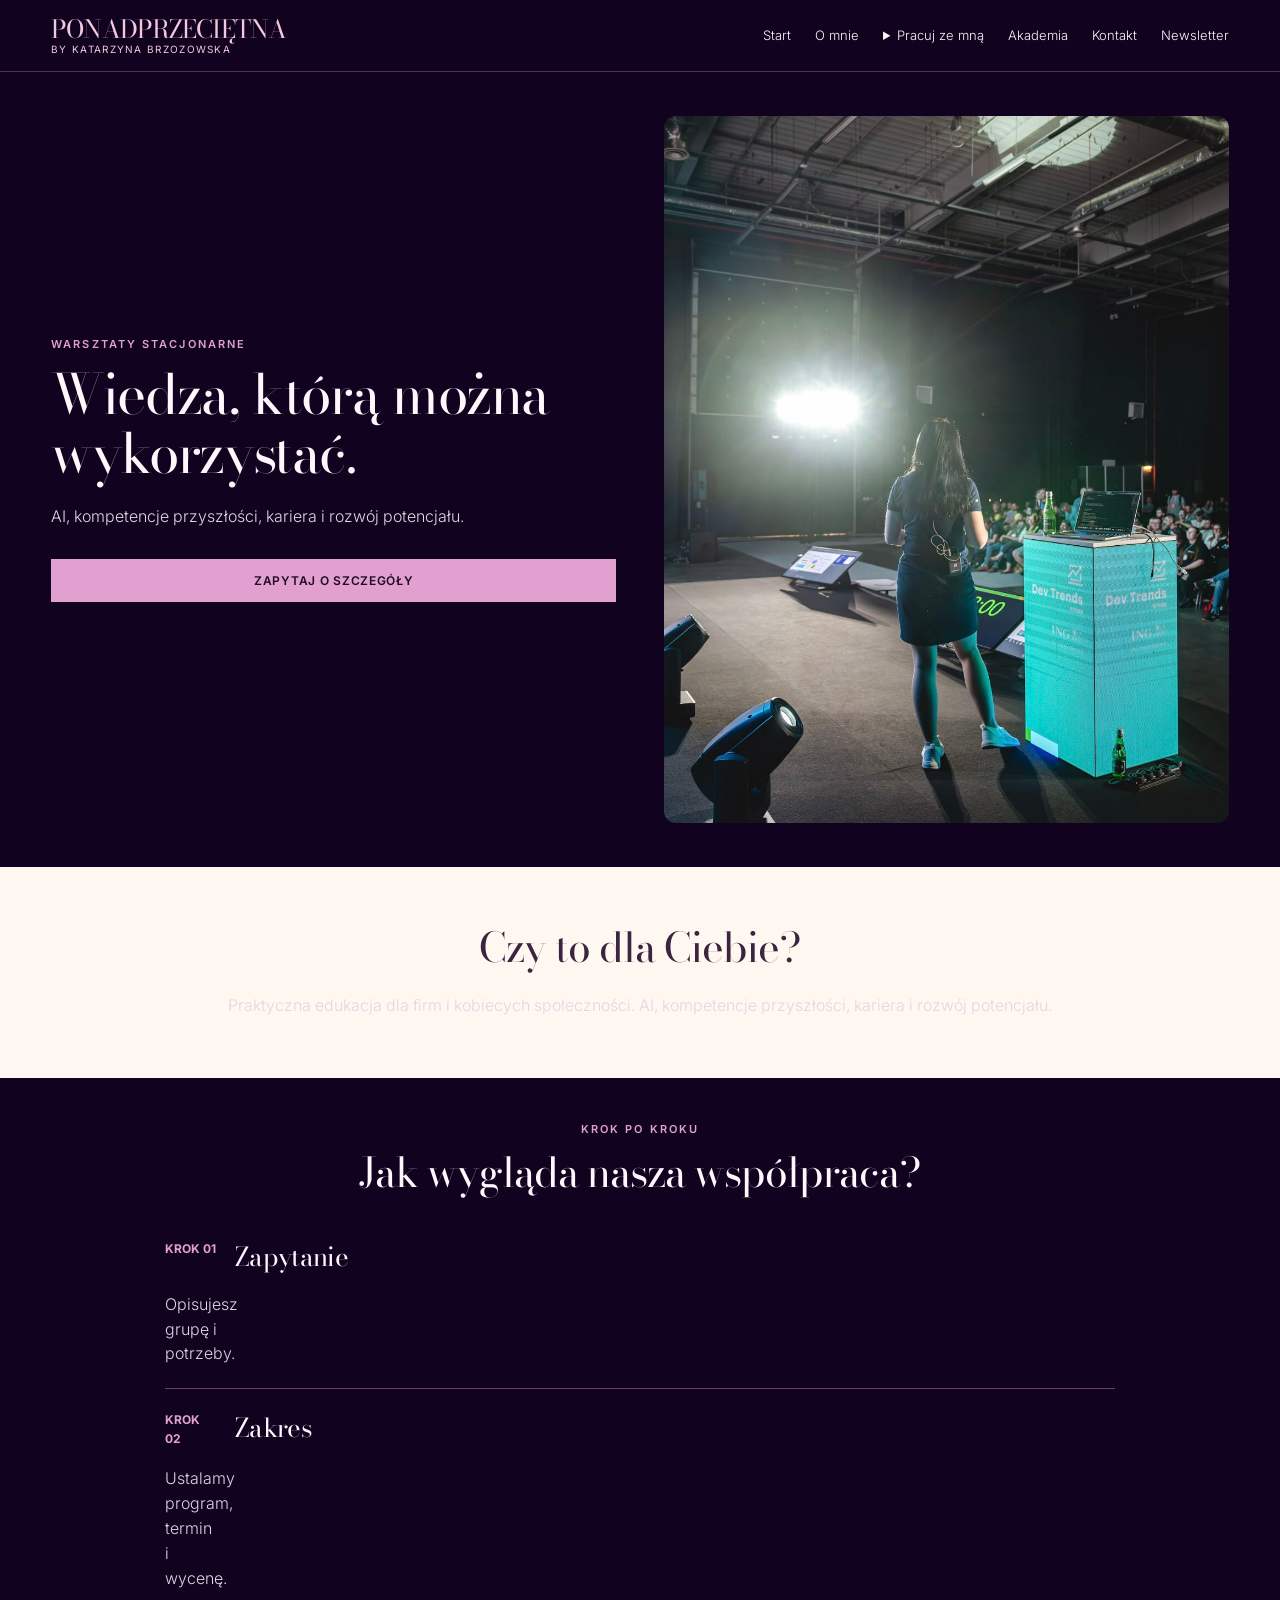
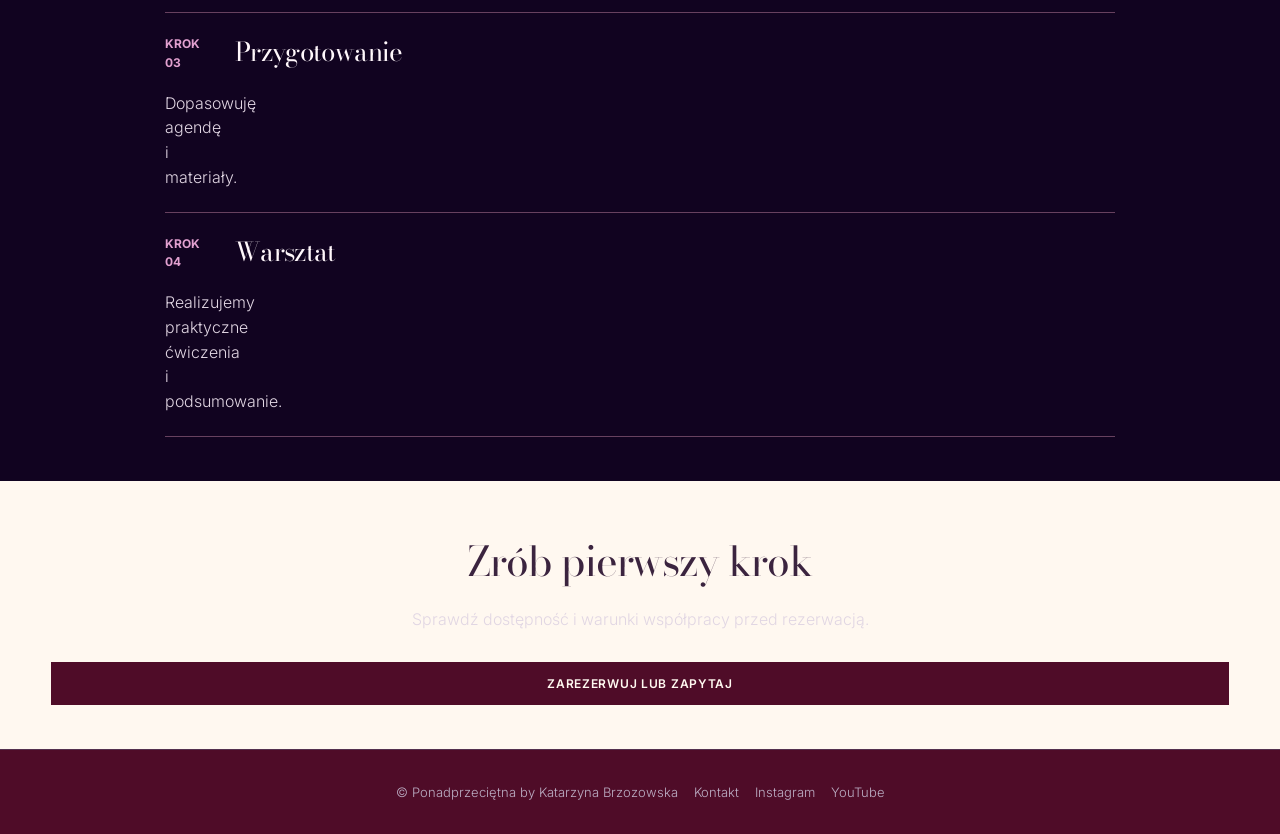
<file: warsztaty.html>
<!doctype html><html lang="pl"><head><meta charset="utf-8"><meta name="viewport" content="width=device-width,initial-scale=1"><title>Warsztaty stacjonarne | Ponadprzeciętna</title><link rel="preconnect" href="https://fonts.googleapis.com"><link rel="stylesheet" href="https://fonts.googleapis.com/css2?family=Bodoni+Moda:ital,wght@0,400;0,500;1,400&family=Inter:wght@400;500;600&display=swap"><link rel="stylesheet" href="assets/style.css"><link rel="stylesheet" href="assets/layout.css"></head><body><header class="newnav"><a class="brand" href="index.html">Ponadprzeciętna<small>BY KATARZYNA BRZOZOWSKA</small></a><button class="menu-toggle" aria-expanded="false" aria-controls="navlinks">Menu ☰</button><nav class="navlinks" id="navlinks"><a href="index.html">Start</a><a href="about.html">O mnie</a><details><summary>Pracuj ze mną</summary><div><a href="mentoring.html">Mentoring 1:1</a><a href="konsultacje.html">Jednorazowa konsultacja 1:1</a><a href="astroanaliza.html">Astroanaliza biznesowo-finansowa</a><a href="warsztaty.html">Warsztaty stacjonarne</a></div></details><a href="akademia.html">Akademia</a><a href="contact.html">Kontakt</a><a href="index.html#newsletter">Newsletter</a></nav></header><main><section class=""><div class="wrap"><div class="split"><div><p class="eyebrow">Warsztaty stacjonarne</p><h1>Wiedza, którą można wykorzystać.</h1><p>AI, kompetencje przyszłości, kariera i rozwój potencjału.</p><a class="btnx" href="contact.html">Zapytaj o szczegóły</a></div><img class="pic portrait" src="assets/workshops.jpg" alt="Warsztaty stacjonarne" loading="lazy"></div></div></section><section class="light"><div class="wrap"><div class="center"><p class="eyebrow"></p><h2>Czy to dla Ciebie?</h2></div><p class="center">Praktyczna edukacja dla firm i kobiecych społeczności. AI, kompetencje przyszłości, kariera i rozwój potencjału.</p></div></section><section class=""><div class="wrap"><div class="center"><p class="eyebrow">Krok po kroku</p><h2>Jak wygląda nasza współpraca?</h2></div><div class="steps"><article class="step"><b>KROK 01</b><h3>Zapytanie</h3><p>Opisujesz grupę i potrzeby.</p></article><article class="step"><b>KROK 02</b><h3>Zakres</h3><p>Ustalamy program, termin i wycenę.</p></article><article class="step"><b>KROK 03</b><h3>Przygotowanie</h3><p>Dopasowuję agendę i materiały.</p></article><article class="step"><b>KROK 04</b><h3>Warsztat</h3><p>Realizujemy praktyczne ćwiczenia i podsumowanie.</p></article></div></div></section><section class="light"><div class="wrap"><div class="center"><p class="eyebrow"></p><h2>Zrób pierwszy krok</h2></div><div class="center"><p>Sprawdź dostępność i warunki współpracy przed rezerwacją.</p><a class="btnx" href="contact.html">Zarezerwuj lub zapytaj</a></div></div></section></main><footer class="foot"><span>© Ponadprzeciętna by Katarzyna Brzozowska</span><a href="contact.html">Kontakt</a><a href="https://www.instagram.com/katarzynabrzozowskaofficial/">Instagram</a><a href="https://www.youtube.com/@KatarzynaBrzozowskaOfficial">YouTube</a></footer><script>const b=document.querySelector(".menu-toggle"),n=document.querySelector(".navlinks");b.addEventListener("click",()=>{const v=n.classList.toggle("open");b.setAttribute("aria-expanded",v)});</script></body></html>
</file>
<file: assets/home.css>
/* ==================================================
   01. BRAND COLORS & VARIABLES
   ================================================== */

:root {
    --dark: #110320;
    --panel: #261333;
    --cream: #fff8f0;
    --pink: #e1a0cf;
    --pale: #f3c8dd;
    --wine: #4f0c28;
    --ink: #3b243f;
    --muted: #eaddea;
}


/* ==================================================
   02. GLOBAL STYLES
   ================================================== */

* {
    box-sizing: border-box;
}

html {
    scroll-behavior: smooth;
}

body {
    margin: 0;
    background: var(--dark);
    color: var(--cream);
    font: 16px/1.7 Inter, Arial, sans-serif;
}

p {
    margin: 0 0 16px;
}

a {
    color: inherit;
}

em {
    color: var(--pink);
}

img {
    display: block;
    width: 100%;
    object-fit: cover;
}

:focus-visible {
    outline: 2px solid #b9659a;
    outline-offset: 4px;
}


/* ==================================================
   03. TYPOGRAPHY
   ================================================== */

h1,
h2,
h3,
.logo {
    font-family: 'Bodoni Moda', Georgia, serif;
    font-weight: 400;
    line-height: 1.12;
    letter-spacing: -0.035em;
    margin: 0 0 16px;
}

h1 {
    font-size: clamp(42px, 5vw, 72px);
}

h2 {
    font-size: clamp(32px, 3.4vw, 49px);
}

h3 {
    font-size: clamp(23px, 2vw, 30px);
}

.eyebrow {
    font-size: 11px;
    letter-spacing: 0.16em;
    text-transform: uppercase;
    font-weight: 700;
    color: var(--pink);
    margin-bottom: 12px;
}

.lead {
    font-size: 19px;
    color: var(--cream);
}


/* ==================================================
   04. HEADER & NAVIGATION
   ================================================== */

header {
    display: flex;
    align-items: center;
    justify-content: space-between;
    gap: 24px;
    padding: 18px max(5%, calc((100% - 1320px) / 2));
    border-bottom: 1px solid #57344f;
    position: relative;
    z-index: 5;
}

.logo {
    font-size: 23px;
    color: var(--pale);
    text-decoration: none;
    margin: 0;
    white-space: nowrap;
}

.logo small {
    display: block;
    font: 9px Inter, Arial;
    letter-spacing: 0.15em;
}

nav {
    display: flex;
    align-items: center;
    gap: 25px;
    font-size: 13px;
}

nav a {
    text-decoration: none;
}

nav a:hover,
summary:hover {
    color: var(--pink);
}

nav details {
    position: relative;
}

summary {
    cursor: pointer;
}

nav details div {
    position: absolute;
    top: 32px;
    right: 0;
    width: 280px;
    padding: 18px;
    background: var(--panel);
    border: 1px solid #79516e;
    display: grid;
    gap: 12px;
    box-shadow: 0 12px 30px #0005;
}

.menu {
    display: none;
}


/* ==================================================
   05. GENERAL LAYOUT
   ================================================== */

.wrap {
    max-width: 1180px;
    margin: auto;
    padding: 64px 32px;
}

.split {
    display: grid;
    grid-template-columns: 1.1fr 0.9fr;
    gap: 56px;
    align-items: center;
}

.intro {
    text-align: center;
    max-width: 850px;
    margin: 0 auto 32px;
}

.intro p:last-child {
    margin-bottom: 0;
}

.light {
    background: var(--cream);
    color: var(--ink);
}

.light .eyebrow,
.light b {
    color: #98446f;
}

.light .btn {
    background: var(--wine);
    border-color: var(--wine);
    color: var(--cream);
}


/* ==================================================
   06. BUTTONS & CALL TO ACTION
   ================================================== */

.actions {
    display: flex;
    flex-wrap: wrap;
    gap: 12px;
    margin-top: 25px;
}

.btn,
.outline {
    display: inline-block;
    text-decoration: none;
    font: 700 11px/1.5 Inter, Arial;
    letter-spacing: 0.055em;
    text-transform: uppercase;
    padding: 14px 19px;
    border: 1px solid var(--pink);
    cursor: pointer;
    text-align: center;
}

.btn {
    background: var(--pink);
    color: var(--dark);
}

.outline {
    color: var(--pink);
}

.btn:hover,
.outline:hover {
    filter: brightness(1.12);
}


/* ==================================================
   07. HERO SECTION
   ================================================== */

.hero .wrap {
    padding-top: 36px;
    padding-bottom: 36px;
}

.hero-photo {
    height: 510px;
    object-position: center 36%;
    border-radius: 2px;
}

.hero p:not(.eyebrow),
.bio p {
    color: var(--muted);
}


/* ==================================================
   08. ANIMATED TICKER / MARQUEE
   ================================================== */

.ticker {
    overflow: hidden;
    position: relative;
    background: var(--wine);
    padding: 13px 0;
    color: var(--pale);
}

.track {
    display: flex;
    width: max-content;
    animation: marquee 28s linear infinite;
}

.track span {
    flex: none;
    white-space: nowrap;
    font-size: 12px;
    letter-spacing: 0.2em;
    padding-right: 24px;
}

.paused .track,
.ticker:hover .track {
    animation-play-state: paused;
}

@keyframes marquee {
    to {
        transform: translateX(-50%);
    }
}

.pause {
    position: absolute;
    right: 0;
    top: 0;
    height: 100%;
    width: 42px;
    background: var(--wine);
    color: var(--cream);
    border: 0;
    cursor: pointer;
}

.sr {
    position: absolute;
    width: 1px;
    height: 1px;
    overflow: hidden;
    clip-path: inset(50%);
}


/* ==================================================
   09. PROBLEMS / CLIENT PAIN POINTS
   ================================================== */

.problems {
    display: grid;
    grid-template-columns: repeat(3, 1fr);
    gap: 24px 32px;
}

.problems article {
    border-top: 1px solid #d8c3ce;
    padding-top: 16px;
}

.problems h3 {
    font-size: 25px;
    margin: 8px 0;
}

.problems p,
.transforms p,
.offers p,
.offers li {
    font-size: 15px;
}


/* ==================================================
   10. BRAND MANIFESTO
   ================================================== */

.manifest {
    background: var(--wine);
}

.manifest .wrap {
    margin: auto;
    padding: 45px 32px;
}


/* ==================================================
   11. CLIENT TRANSFORMATIONS
   ================================================== */

.transforms {
    display: grid;
    grid-template-columns: 1fr 1fr;
    gap: 28px;
}

.transforms article {
    display: grid;
    grid-template-columns: 125px 1fr;
    gap: 20px;
    border-top: 1px solid #d8c3ce;
    padding-top: 22px;
}

.transforms img,
.symbol {
    height: 165px;
    border-radius: 3px;
}

.symbol {
    background: var(--panel);
    color: var(--pink);
    display: grid;
    place-items: center;
    font-size: 75px;
}

.transforms h3 {
    font-size: 27px;
}

.transforms strong {
    font-size: 13px;
    color: var(--wine);
}


/* ==================================================
   12. MY METHOD / TRANSFORMATION PROCESS
   ================================================== */

.steps {
    display: grid;
    grid-template-columns: repeat(5, 1fr);
    gap: 20px;
    text-align: center;
}

.steps article {
    border-top: 1px solid #79516e;
    padding-top: 20px;
}

.steps b {
    font: italic 38px Georgia;
    color: var(--pink);
}

.steps h3 {
    margin: 12px 0;
}

.steps p {
    font-size: 14px;
    color: var(--muted);
}


/* ==================================================
   13. ABOUT THE FOUNDER
   ================================================== */

.bio {
    background: var(--panel);
}

.bio .split {
    grid-template-columns: 0.75fr 1.25fr;
}

.bio-photo {
    height: 400px;
    object-position: center 32%;
}

.stage {
    height: 135px;
    margin-top: 12px;
    object-position: center;
}

.credentials {
    display: grid;
    grid-template-columns: 1fr 1fr;
    gap: 10px;
    font-size: 13px;
    color: var(--pale);
    margin: 20px 0;
}


/* ==================================================
   14. SERVICES / WORK WITH ME
   ================================================== */

.offers {
    display: grid;
    grid-template-columns: 1fr 1fr;
    gap: 22px;
}

.offers article {
    border: 1px solid #d8c3ce;
    padding: 27px;
    display: flex;
    flex-direction: column;
    align-items: flex-start;
}

.offers ul {
    padding-left: 20px;
    margin: 0 0 22px;
}

.offers .btn {
    margin-top: auto;
}

.call {
    margin: 36px auto 0;
}


/* ==================================================
   15. NEWSLETTER & FREE EBOOK
   ================================================== */

#ebook {
    background: var(--dark);
    color: var(--cream);
}

#ebook p:not(.eyebrow) {
    color: var(--muted);
}

.ebook-grid {
    display: grid;
    grid-template-columns: minmax(0, 1.15fr) minmax(0, 0.85fr);
    gap: 48px;
    align-items: center;
    max-width: 1180px;
}


/* Ebook image */

.ebook-visual {
    width: 100%;
    margin: 0;
}

.ebook-image {
    display: block;
    width: 100%;
    height: auto;
    aspect-ratio: 3 / 2;
    object-fit: contain;
    border-radius: 4px;
    box-shadow: 0 18px 45px rgba(0, 0, 0, 0.25);
}


/* Ebook description */

.ebook-content {
    min-width: 0;
}

.ebook-content h2 {
    margin-bottom: 20px;
}

.ebook-content .eyebrow {
    color: var(--pink);
}

.ebook-subtitle {
    font-size: 18px;
    line-height: 1.5;
    color: var(--pale);
}


/* Ebook benefits */

.ebook-benefits {
    list-style: none;
    padding: 0;
    margin: 22px 0 28px;
}

.ebook-benefits li {
    position: relative;
    padding-left: 26px;
    margin-bottom: 12px;
    font-size: 15px;
    line-height: 1.6;
    color: var(--muted);
}

.ebook-benefits li::before {
    content: "✦";
    position: absolute;
    left: 0;
    top: 0;
    color: var(--pink);
}


/* Ebook CTA */

.ebook-content .btn {
    display: block;
    width: 100%;
    padding: 16px 22px;
    margin-top: 22px;
}

.ebook-note {
    margin-top: 12px;
    font-size: 12px;
    text-align: center;
    opacity: 0.8;
}


/* Legacy book placeholder
   Retained for compatibility with other pages */

.book {
    background: var(--panel);
    border: 1px solid #79516e;
    padding: 25px;
    text-align: center;
    color: var(--pale);
    aspect-ratio: 4 / 5;
    display: flex;
    flex-direction: column;
    justify-content: center;
}

.book .star {
    font-size: 90px;
    line-height: 1.1;
    color: var(--pink);
}

.book h3 {
    font-size: 35px;
}

.book p {
    font-size: 12px;
}

.book small {
    font-size: 11px;
}


/* ==================================================
   16. FORMS
   ================================================== */

form {
    display: grid;
    gap: 9px;
}

input {
    padding: 13px;
    background: transparent;
    border: 1px solid #a77a9b;
    color: var(--cream);
    font: inherit;
    min-width: 0;
}

label {
    font-size: 13px;
}

.light input {
    color: var(--ink);
}


/* ==================================================
   17. SOCIAL MEDIA
   ================================================== */

.social {
    display: flex;
    justify-content: center;
    gap: 28px;
    flex-wrap: wrap;
}


/* ==================================================
   18. FOOTER
   ================================================== */

footer {
    padding: 22px;
    text-align: center;
    font-size: 12px;
    color: var(--muted);
}

footer a {
    margin-left: 18px;
}


/* ==================================================
   19. RESPONSIVE DESIGN / MOBILE
   ================================================== */

@media (max-width: 800px) {

    /* Navigation */

    header {
        flex-wrap: wrap;
        padding: 15px 5%;
    }

    .logo {
        font-size: 20px;
    }

    .menu {
        display: block;
        background: none;
        color: var(--pink);
        border: 1px solid var(--pink);
        padding: 8px;
    }

    nav {
        display: none;
        width: 100%;
        flex-direction: column;
        align-items: flex-start;
        gap: 14px;
    }

    nav.open {
        display: flex;
    }

    nav details div {
        position: static;
        width: auto;
        margin-top: 10px;
    }


    /* General layout */

    .wrap {
        padding: 42px 22px;
    }

    .split,
    .bio .split,
    .ebook-grid {
        grid-template-columns: 1fr;
        gap: 25px;
    }


    /* Hero */

    .hero-photo {
        height: 380px;
    }


    /* Problems, transformations & services */

    .problems,
    .transforms,
    .offers {
        grid-template-columns: 1fr;
    }

    .transforms article {
        grid-template-columns: 95px 1fr;
        gap: 15px;
    }

    .transforms img,
    .symbol {
        height: 135px;
    }


    /* Transformation process */

    .steps {
        grid-template-columns: repeat(2, 1fr);
    }

    .steps article:last-child {
        grid-column: 1 / -1;
    }


    /* Founder */

    .bio-photo {
        height: 350px;
    }

    .credentials {
        grid-template-columns: 1fr;
    }


    /* Manifesto */

    .manifest .wrap {
        padding: 35px 22px;
    }


    /* Newsletter & ebook */

    .ebook-visual {
        max-width: 560px;
        margin: 0 auto;
    }

    .ebook-image {
        width: 100%;
        height: auto;
    }

    .ebook-content {
        text-align: center;
    }

    .ebook-benefits {
        text-align: left;
    }

    .ebook-content .btn {
        width: 100%;
    }

    .book {
        max-width: 220px;
        margin: auto;
        width: 100%;
    }
}


/* ==================================================
   20. ACCESSIBILITY / REDUCED MOTION
   ================================================== */

@media (prefers-reduced-motion: reduce) {

    html {
        scroll-behavior: auto;
    }

    .track {
        animation: none;
    }

    .pause {
        display: none;
    }
}
/* Independent newsletter section */
#newsletter {
    background: var(--panel);
    color: var(--cream);
}
.newsletter-inner {
    max-width: 800px;
    text-align: center;
}
.newsletter-inner p:not(.eyebrow) {
    color: var(--muted);
}
.newsletter-inner .btn {
    margin-top: 12px;
}
#ebook .ebook-subtitle {
    color: var(--pale);
}
</file>
<file: assets/about.css>
/* 01. Brand and typography – isolated from other pages */
.about-page{--dark:#110320;--panel:#261333;--cream:#fff8f0;--pink:#e1a0cf;--pale:#f3c8dd;--wine:#4f0c28;--ink:#3b243f;--muted:#eaddea;margin:0;background:var(--dark);color:var(--cream);font:16px/1.7 Inter,Arial,sans-serif}
.about-page *{box-sizing:border-box}
.about-page a{color:inherit}
.about-page p{margin:0 0 16px}
.about-page h1,.about-page h2,.about-page h3,.about-page .logo{font-family:'Bodoni Moda',Georgia,serif;font-weight:400;line-height:1.12;letter-spacing:-.035em;margin:0 0 16px;color:var(--cream)}
.about-page h1{font-size:clamp(40px,4.5vw,65px)}
.about-page h2{font-size:clamp(30px,3.2vw,45px)}
.about-page h3{font-size:clamp(21px,2vw,27px)}
.about-page em{color:var(--pink)}
.about-page img{display:block;width:100%;height:auto;object-fit:contain;border-radius:3px}
.about-page :focus-visible{outline:2px solid #98446f;outline-offset:4px}
/* 02. Navigation – same structure as homepage */
.about-page header{display:flex;align-items:center;justify-content:space-between;gap:24px;padding:18px max(5%,calc((100% - 1320px)/2));border-bottom:1px solid #57344f;position:relative;z-index:5}
.about-page .logo{font-size:23px;color:var(--pale);text-decoration:none;margin:0;white-space:nowrap}
.about-page .logo small{display:block;font:9px Inter,Arial;letter-spacing:.15em}
.about-page nav{display:flex;align-items:center;gap:25px;font-size:13px}
.about-page nav a{text-decoration:none}
.about-page nav a:hover,.about-page nav a[aria-current],.about-page nav summary:hover{color:var(--pink)}
.about-page nav details{position:relative}
.about-page nav summary{cursor:pointer}
.about-page nav details div{position:absolute;top:32px;right:0;width:280px;padding:18px;background:var(--panel);border:1px solid #79516e;display:grid;gap:12px;box-shadow:0 12px 30px #0005}
.about-page .menu{display:none;background:transparent;color:var(--pink);border:1px solid var(--pink);padding:8px 12px;cursor:pointer}
/* 03. Compact content */
.about-page .about-wrap{width:100%;max-width:1180px;margin:0 auto;padding:44px 32px}
.about-page .about-split{display:grid;grid-template-columns:1.1fr .9fr;gap:56px;align-items:center}
.about-page .about-story{max-width:850px;text-align:center}
.about-page .about-intro{text-align:center;max-width:850px;margin:0 auto 32px}
.about-page .about-eyebrow{font-size:11px;letter-spacing:.16em;text-transform:uppercase;font-weight:700;color:var(--pink);margin-bottom:12px}
.about-page .about-lead{font-size:19px;color:var(--cream)}
.about-page .about-hero img{max-width:470px;justify-self:center}
.about-page .about-hero p:not(.about-eyebrow){color:var(--muted)}
.about-page .about-ribbon{background:var(--wine);color:var(--pale);text-align:center;padding:12px 16px;font-size:12px;letter-spacing:.14em}
/* 04. Dark editorial sections */
.about-page .about-panel{background:var(--panel)}
.about-page .about-facts-section{background:var(--dark)}
.about-page main p{color:var(--muted)}
.about-page main .about-eyebrow{color:var(--pink)}
.about-page main strong{color:var(--pale)}
/* 05. Four alternating editorial rows */
.about-page .about-block{display:grid;grid-template-columns:minmax(0,.85fr) minmax(0,1.15fr);gap:56px;align-items:center;padding:30px 0;border-top:1px solid #57344f}
.about-page .about-block.about-reverse{grid-template-columns:minmax(0,1.15fr) minmax(0,.85fr)}
.about-page .about-reverse img{grid-column:2;grid-row:1}
.about-page .about-reverse>div{grid-column:1;grid-row:1}
.about-page .about-block img{max-width:410px;justify-self:center}
.about-page .about-block h2{font-size:clamp(28px,3vw,39px);margin-bottom:20px}
.about-page .about-fact{display:grid;grid-template-columns:40px 1fr;gap:12px;margin-top:18px}
.about-page .about-fact+.about-fact{border-top:1px solid #57344f;padding-top:18px}
.about-page .about-fact h3{font-family:Inter,Arial,sans-serif;font-weight:600;font-size:16px;letter-spacing:0;line-height:1.45;margin-bottom:6px;color:var(--cream)}
.about-page .about-fact p{font-size:15px;margin:0}
.about-page .about-number{font:italic 30px/1.1 'Bodoni Moda',Georgia,serif;color:var(--pink)}
/* 06. Values, CTA and footer */
.about-page .about-values{background:var(--wine);text-align:center}
.about-page .about-center{text-align:center;margin:22px 0 0}
.about-page .about-cta{background:var(--panel)}
.about-page .about-actions{display:flex;justify-content:center;flex-wrap:wrap;gap:12px;margin-top:22px}
.about-page .about-btn{display:inline-flex;align-items:center;justify-content:center;padding:13px 24px;min-height:44px;background:var(--pink);border:1px solid var(--pink);color:var(--dark);font-size:11px;font-weight:700;letter-spacing:.07em;text-transform:uppercase;text-decoration:none;text-align:center}
.about-page .about-btn:hover{background:var(--pale)}
.about-page .about-outline{background:transparent;color:var(--cream)}
.about-page .about-outline:hover{background:var(--panel)}
.about-page footer{display:flex;justify-content:space-between;align-items:center;flex-wrap:wrap;gap:16px;padding:22px 5%;border-top:1px solid #57344f;color:var(--muted);font-size:12px}
.about-page footer a{text-decoration:none}
/* 07. Responsive */
@media(max-width:950px){.about-page header{flex-wrap:wrap}.about-page .menu{display:block}.about-page nav{display:none;width:100%;flex-direction:column;align-items:flex-start;gap:15px}.about-page nav.open{display:flex}.about-page nav details div{position:static;width:auto;margin-top:10px}.about-page .about-split,.about-page .about-block{gap:30px}}
@media(max-width:650px){.about-page .about-wrap{padding:32px 22px}.about-page .logo{font-size:20px}.about-page .about-split,.about-page .about-block,.about-page .about-block.about-reverse{grid-template-columns:1fr;gap:24px}.about-page .about-reverse img,.about-page .about-reverse>div{grid-column:auto;grid-row:auto}.about-page .about-block{padding:24px 0}.about-page .about-hero img,.about-page .about-block img{max-width:360px}.about-page .about-fact{grid-template-columns:32px 1fr;gap:8px}.about-page .about-actions{flex-direction:column}.about-page footer{justify-content:center;text-align:center}}

.about-page .about-fact p,.about-page .about-story p:not(.about-eyebrow),.about-page .about-values p{color:var(--muted);opacity:1}
.about-page .about-values .about-split{grid-template-columns:1fr 1fr}
@media(max-width:650px){.about-page .about-values .about-split{grid-template-columns:1fr}}

/* 08. Osiągnięcia w liczbach */
.about-page .about-history { max-width: 1180px; }
.about-page .about-history > p:not(.about-eyebrow) { max-width: 850px; margin-left: auto; margin-right: auto; }
.about-page .about-stats { display: grid; grid-template-columns: repeat(4, minmax(0, 1fr)); gap: 24px; margin: 28px 0; padding: 24px 0; background: var(--wine); border-top: 1px solid #79516e; border-bottom: 1px solid #79516e; }
.about-page .about-stats > div { padding: 0 12px; }
.about-page .about-stats strong { display: block; color: var(--pink); font: 400 clamp(30px, 3.4vw, 46px)/1.15 'Bodoni Moda', Georgia, serif; margin-bottom: 12px; }
.about-page .about-stats p { color: var(--cream); font-size: 14px; line-height: 1.5; margin: 0; }
@media (max-width: 750px) { .about-page .about-stats { grid-template-columns: repeat(2, minmax(0, 1fr)); gap: 24px 12px; } }
</file>
<file: assets/astroanaliza.css>
/* 01. Kolorystyka i typografia */
:root {
    --dark: #110320;
    --panel: #261333;
    --cream: #fff8f0;
    --pink: #e1a0cf;
    --pale: #f3c8dd;
    --wine: #4f0c28;
    --ink: #3b243f;
    --muted: #eaddea;
}
* { box-sizing: border-box; }
html { scroll-behavior: smooth; }
body {
    margin: 0;
    background: var(--dark);
    color: var(--cream);
    font: 15px/1.6 Inter, Arial, sans-serif;
}
h1, h2, h3, .logo {
    font-family: 'Bodoni Moda', Georgia, serif;
    font-weight: 400;
    line-height: 1.12;
    letter-spacing: -.035em;
    margin: 0 0 12px;
}
h1 { font-size: clamp(42px, 4.5vw, 64px); }
h2 { font-size: clamp(30px, 3vw, 43px); }
h3 { font-size: 23px; }
p { margin: 0 0 12px; }
a { color: inherit; }
em { color: var(--pink); }
img { display: block; max-width: 100%; }
/* 02. Nawigacja */
.site-header {
    display: flex;
    align-items: center;
    justify-content: space-between;
    gap: 24px;
    padding: 18px max(5%, calc((100% - 1320px)/2));
    border-bottom: 1px solid #57344f;
    position: relative;
    z-index: 5;
}
.logo { font-size: 23px; color: var(--pale); text-decoration: none; margin: 0; white-space: nowrap; }
.logo small { display: block; font: 9px Inter, Arial, sans-serif; letter-spacing: .15em; }
nav { display: flex; align-items: center; gap: 25px; font-size: 13px; }
nav a { text-decoration: none; }
nav a:hover, summary:hover { color: var(--pink); }
nav details { position: relative; }
summary { cursor: pointer; }
.dropdown {
    position: absolute;
    top: 30px;
    right: 0;
    width: 280px;
    padding: 18px;
    background: var(--panel);
    border: 1px solid #79516e;
    display: grid;
    gap: 12px;
}
.menu { display: none; }
/* 03. Wspólne elementy */
.wrap { max-width: 1180px; margin: auto; padding: 38px 32px; }
.light { background: var(--cream); color: var(--ink); }
.eyebrow { font-size: 11px; letter-spacing: .16em; text-transform: uppercase; font-weight: 700; color: var(--pink); margin-bottom: 8px; }
.light .eyebrow { color: #98446f; }
.intro { text-align: center; margin: 0 auto 24px; }
.btn {
    display: inline-block;
    text-decoration: none;
    font: 700 11px/1.5 Inter, Arial, sans-serif;
    letter-spacing: .055em;
    text-transform: uppercase;
    padding: 13px 19px;
    border: 1px solid var(--pink);
    background: var(--pink);
    color: var(--dark);
    text-align: center;
}
.btn:hover { filter: brightness(1.1); }
.outline { background: transparent; color: var(--cream); }

/* 04. Hero */
.hero-layout { display: grid; grid-template-columns: 1fr 1fr; align-items: center; gap: 28px; padding-top: 24px; padding-bottom: 24px; }
.hero-layout img { width: 100%; height: 310px; object-fit: cover; }
.hero-layout p:not(.eyebrow) { color: var(--muted); max-width: 490px; }
.hero-layout h1 { font-size: clamp(36px, 4vw, 56px); }
/* 05. Karty produktów */
.astro-cards { display: grid; grid-template-columns: repeat(4, minmax(0, 1fr)); gap: 14px; }
.astro-card { display: flex; flex-direction: column; align-items: center; text-align: center; padding: 8px 8px 16px; border: 1px solid #e6d5d8; border-radius: 14px; box-shadow: 0 4px 9px #4f0c2812; }
.astro-card img { width: 100%; aspect-ratio: 2.3; object-fit: cover; border-radius: 10px; }
.astro-icon { display: grid; place-items: center; width: 46px; height: 46px; border-radius: 50%; background: var(--cream); color: var(--wine); border: 1px solid #d8b9c7; font-size: 26px; margin-top: -20px; position: relative; }
.astro-card h3 { margin: 10px 0 0; }
.variant { font-size: 13px; margin: 5px 0 14px; }
.astro-card .btn { background: var(--wine); border-color: var(--wine); color: var(--cream); width: calc(100% - 12px); margin-top: auto; border-radius: 5px; }
/* 06. Proces */
.process { border-top: 1px solid #dfcdd3; }
.astro-steps { display: grid; grid-template-columns: repeat(4, 1fr); list-style: none; padding: 0; margin: 0; text-align: center; gap: 16px; }
.astro-steps li { position: relative; }
.astro-steps li:not(:last-child)::after { content: '→'; position: absolute; right: -16px; top: 36px; color: var(--wine); font-size: 23px; }
.astro-steps span { display: grid; place-items: center; margin: 0 auto 8px; width: 44px; height: 44px; border-radius: 50%; background: var(--pink); font: 24px Georgia, serif; }
.astro-steps h3 { font-size: 21px; }
.process-note { text-align: center; font-size: 13px; margin: 12px 0 0; }
/* 07. Raport i FAQ */
.report-layout { display: grid; grid-template-columns: .85fr 1.15fr; gap: 40px; align-items: center; padding-top: 20px; padding-bottom: 20px; }
.report figure { margin: 0; }
.report img { width: 100%; max-height: 220px; object-fit: contain; }
.report figcaption { text-align: center; font-size: 11px; color: var(--muted); }
.checklist { list-style: none; padding: 0; margin: 0; }
.checklist li { padding: 4px 0 4px 27px; position: relative; }
.checklist li::before { content: '✓'; position: absolute; left: 0; color: var(--pink); font-size: 19px; }
.faq-layout { display: grid; grid-template-columns: .7fr 1.3fr; gap: 35px; align-items: start; }
.faq details { border: 1px solid #d8c3ce; border-radius: 4px; margin-bottom: 6px; }
.faq summary { list-style: none; padding: 10px 38px 10px 16px; position: relative; font-weight: 600; }
.faq summary::-webkit-details-marker { display: none; }
.faq summary::after { content: '+'; position: absolute; right: 14px; color: var(--wine); font-size: 20px; top: 5px; }
.faq details[open] summary::after { content: '−'; }
.faq p { padding: 0 16px 12px; margin: 0; font-size: 14px; }
/* 08. Stopka i responsywność */
.site-footer { display: flex; flex-wrap: wrap; justify-content: space-between; gap: 12px; padding: 20px 5%; font-size: 12px; }
.site-footer div { display: flex; flex-wrap: wrap; gap: 18px; }
.site-footer small { flex-basis: 100%; color: var(--muted); }
:focus-visible { outline: 2px solid #b9659a; outline-offset: 4px; }
@media (max-width: 800px) {
    .site-header { flex-wrap: wrap; padding: 15px 5%; }
    .logo { font-size: 20px; }
    .menu { display: block; background: transparent; color: var(--pink); border: 1px solid var(--pink); padding: 8px; }
    nav { display: none; width: 100%; flex-direction: column; align-items: flex-start; gap: 14px; }
    nav.open { display: flex; }
    .dropdown { position: static; width: auto; margin-top: 10px; }
    .wrap { padding: 30px 20px; }
    .hero-layout, .report-layout, .faq-layout { grid-template-columns: 1fr; gap: 20px; }
    .hero-layout img { height: auto; }
    .astro-cards, .astro-steps { grid-template-columns: repeat(2, minmax(0, 1fr)); }
    .astro-steps li::after { display: none; }
}
@media (max-width: 420px) {
    .astro-card h3 { font-size: 20px; }
    .astro-card .btn { padding: 10px 5px; font-size: 10px; }
    .astro-steps h3 { font-size: 18px; }
}
@media (prefers-reduced-motion: reduce) { html { scroll-behavior: auto; } }
</file>
<file: assets/services.css>
/* Ponadprzecietna — shared service layer. Load LAST. */
body.services-page {
  --svc-dark:#110320; --svc-panel:#261333; --svc-wine:#4f0c28;
  --svc-pink:#e1a0cf; --svc-cream:#fff8f0; --svc-muted:#eaddea;
  --svc-border:#79516e;
  --consult-border:#79516e;
  margin:0; background:var(--svc-dark); color:var(--svc-cream);
  font:15px/1.6 Inter,Arial,sans-serif;
}
.services-page *, .services-page *::before, .services-page *::after {box-sizing:border-box;}
.services-page :is(.wrap,.consult-wrap) {width:100%;max-width:1180px;margin-inline:auto;padding:38px 32px;}
.services-page :is(.site-header,.consult-header) {padding:18px max(5%,calc((100% - 1320px)/2));background:var(--svc-dark);}
.services-page :is(h1,h2,h3) {font-family:'Bodoni Moda',Georgia,serif;font-weight:400;line-height:1.12;letter-spacing:-.035em;color:var(--svc-cream);}
.services-page h1 {font-size:clamp(36px,4.2vw,58px);}
.services-page h2 {font-size:clamp(30px,3vw,43px);}
.services-page h3 {font-size:23px;}
.services-page :is(.intro,.consult-section-heading) {margin:0 auto 24px;max-width:850px;text-align:center;}
.services-page :is(.light,.consult-light) {background:var(--svc-wine);color:var(--svc-cream);}
.services-page #analizy {background:var(--svc-dark);}
.services-page :is(.light,.consult-light) :is(h1,h2,h3,h4,p,li,small,summary,strong,b) {color:var(--svc-cream);opacity:1;}
.services-page :is(.light,.consult-light) :is(.eyebrow,.consult-eyebrow,em,.consult-icon,.consult-number) {color:var(--svc-pink);}
.services-page :is(.eyebrow,.consult-eyebrow) {color:var(--svc-pink);font-size:11px;font-weight:700;letter-spacing:.16em;text-transform:uppercase;}
.services-page :is(.btn,.consult-btn,.astro-card .btn) {background:var(--svc-pink);border:1px solid var(--svc-pink);color:var(--svc-dark);font-size:11px;font-weight:700;text-decoration:none;}
.services-page :is(.btn,.consult-btn):hover {background:#f3c8dd;color:var(--svc-dark);}
/* Hero: two columns, like homepage; preserve image proportions. */
.services-page :is(.hero-layout,.consult-hero-grid) {display:grid;grid-template-columns:minmax(0,1.15fr) minmax(0,1fr);gap:55px;align-items:center;}
.services-page :is(.astro-hero .wrap,.consult-hero .consult-wrap) {padding-top:38px;padding-bottom:38px;}
.services-page :is(.hero-layout > img, .consult-hero-image) {
    display: block;
    width: 100%;
    max-width: 480px;
    height: 500px;
    max-height: none;
    object-fit: cover;
    object-position: center 40%;
    border-radius: 3px;
    justify-self: center;
    margin: 0 auto;
}
.services-page .hero-layout h1 {font-size:clamp(36px,4vw,56px);}
.services-page .consult-lead {font-size:15px;line-height:1.6;}
.services-page .service-benefits {grid-column:1/-1;list-style:none;display:grid;gap:20px;margin:0;padding:0 0 0 18px;border-left:1px solid var(--svc-border);font-size:13px;}
.services-page .service-benefits li {display:flex;align-items:center;gap:12px;color:var(--svc-cream);}
.services-page .service-benefits span {flex:none;width:27px;text-align:center;font-size:26px;line-height:1;color:var(--svc-pink);}
/* Astro cards and process */
.services-page .astro-card {background:var(--svc-panel);border:1px solid var(--svc-border);border-radius:5px;box-shadow:none;}
.services-page .astro-icon {background:var(--svc-panel);color:var(--svc-pink);border-color:var(--svc-border);}
.services-page .astro-steps span {background:var(--svc-pink);color:var(--svc-dark);}
.services-page .astro-steps li::after {color:var(--svc-pink);}
.services-page .process {border-color:var(--svc-border);}
/* FAQ: dark panels, including open state */
.services-page :is(.faq,.consult-faq) details {border-color:var(--svc-border);background:var(--svc-panel);}
.services-page :is(.faq,.consult-faq) details[open] {background:var(--svc-panel);}
.services-page :is(.faq,.consult-faq) :is(summary,p) {color:var(--svc-cream);}
.services-page :is(.faq,.consult-faq) summary::after {color:var(--svc-pink);}
.services-page :is(.faq,.consult-faq) p a {color:var(--svc-pink);}
.services-page .consult-light :is(.consult-checklist li::before,.consult-faq summary::after) {color:var(--svc-pink);}
.services-page :is(.consult-topic,.consult-steps article) + :is(.consult-topic,article) {border-color:var(--svc-border);}
.services-page :is(.consult-light,.light) a:not(.btn):not(.consult-btn) {color:var(--svc-pink);}
.services-page :focus-visible {outline:2px solid var(--svc-pink);outline-offset:4px;}
@media(max-width:1000px){
 .services-page :is(.hero-layout,.consult-hero-grid){grid-template-columns:repeat(2,minmax(0,1fr));gap:30px;}
 .services-page .service-benefits{grid-column:1/-1;grid-template-columns:repeat(2,minmax(0,1fr));border-left:0;padding:0;gap:12px;}
}
@media(max-width:700px){
 .services-page :is(.wrap,.consult-wrap){padding:28px 20px;}
 .services-page :is(.site-header,.consult-header){padding:15px 5%;}
 .services-page :is(.astro-hero .wrap,.consult-hero .consult-wrap){padding-top:28px;padding-bottom:28px;}
 .services-page :is(.hero-layout,.consult-hero-grid){grid-template-columns:minmax(0,1fr);gap:20px;}
 .services-page :is(.hero-layout > img,.consult-hero-image){width:auto;max-width:100%;height:auto;max-height:420px;}
 .services-page .service-benefits{grid-template-columns:1fr;gap:10px;}
 .services-page .astro-cards{grid-template-columns:repeat(2,minmax(0,1fr));}
}
@media(max-width:380px){.services-page .astro-cards{grid-template-columns:1fr;}}
/* CONSULTATION HERO — LARGE IMAGE */

.services-page .consult-hero-grid {
    grid-template-columns: minmax(0, 1.15fr) minmax(0, 1fr);
    gap: 55px;
    align-items: center;
}

.services-page .consult-hero-grid .consult-hero-image {
    width: 100%;
    max-width: 480px;
    height: 500px;
    max-height: none;
    object-fit: cover;
    object-position: center 40%;
    justify-self: center;
}

/* MOBILE */

@media (max-width: 700px) {
    .services-page .consult-hero-grid {
        grid-template-columns: 1fr;
        gap: 25px;
    }

    .services-page .consult-hero-grid .consult-hero-image {
        width: 100%;
        max-width: 100%;
        height: 420px;
    }
}
</file>
<file: assets/style.css>
:root{
  --black:#050508;
  --ink:#0a0912;
  --navy:#111026;
  --navy-2:#17132d;
  --cream:#f8f5ef;
  --paper:#fbfaf7;
  --text:#f4f0fb;
  --muted:#8f879d;
  --soft:#d8d3e2;
  --gold:#d6bd86;
  --gold-light:#efe1b5;
  --line:rgba(214,189,134,.20);
  --light-line:#e6ded3;
  --light-text:#403b46;
  --max:1320px;
}

*{box-sizing:border-box}

html{scroll-behavior:smooth}

body{
  margin:0;
  background:var(--black);
  color:var(--text);
  font-family:Inter,Arial,sans-serif;
  font-weight:300;
  line-height:1.75;
}

a{color:inherit;text-decoration:none}

img{max-width:100%;display:block}

h1,h2,h3{
  font-family:"Cormorant Garamond",serif;
  font-weight:300;
  line-height:.98;
  margin:0;
}

em,i{
  font-family:"Cormorant Garamond",serif;
  font-style:italic;
  color:var(--gold);
}

p{color:#d8d3e2}

.container{
  width:min(var(--max),calc(100% - 80px));
  margin:0 auto;
}

.site-header{
  position:sticky;
  top:0;
  z-index:50;
  height:82px;
  padding:0 6vw;
  display:flex;
  align-items:center;
  justify-content:space-between;
  gap:28px;
  background:rgba(7,7,12,.92);
  backdrop-filter:blur(14px);
  border-bottom:1px solid rgba(214,189,134,.12);
}

.brand{
  font-family:"Cormorant Garamond",serif;
  letter-spacing:.30em;
  text-transform:uppercase;
  font-size:16px;
  font-weight:600;
  color:var(--gold-light);
  white-space:nowrap;
}

.site-header nav{
  display:flex;
  align-items:center;
  gap:46px;
}

.site-header nav a,
.kicker,
.small-tags,
small,
.label{
  font-size:12px;
  letter-spacing:.32em;
  text-transform:uppercase;
}

.site-header nav a{
  color:#b9b0c9;
  font-weight:500;
}

.btn{
  display:inline-flex;
  align-items:center;
  justify-content:center;
  min-height:54px;
  padding:17px 32px;
  border:1px solid rgba(214,189,134,.48);
  background:var(--gold);
  color:#17100d;
  font-size:12px;
  letter-spacing:.28em;
  text-transform:uppercase;
  font-weight:800;
  cursor:pointer;
  transition:.25s ease;
}

.btn:hover{transform:translateY(-1px);filter:brightness(1.04)}

.btn-dark{
  background:#06050a;
  color:#fff;
  border-color:#06050a;
}

.btn-outline{
  background:transparent;
  color:var(--gold-light);
  border-color:rgba(214,189,134,.45);
}

.text-link{
  color:var(--gold-light);
  font-size:12px;
  letter-spacing:.24em;
  text-transform:uppercase;
  font-weight:800;
}

.section-dark{
  background:
    radial-gradient(circle at 47% 45%,rgba(48,42,96,.35),transparent 30%),
    linear-gradient(180deg,#08070d 0%,#111026 100%);
}

.section-light{
  background:var(--paper);
  color:var(--light-text);
}

.kicker{
  color:#b8a995;
  font-weight:700;
  margin:0 0 26px;
}

.hero{
  min-height:880px;
  text-align:center;
  display:grid;
  place-items:center;
  padding:110px 6vw 80px;
  overflow:hidden;
}

.hero .eyebrow-line{
  display:flex;
  align-items:center;
  justify-content:center;
  gap:18px;
  color:#bfae86;
  font-size:12px;
  letter-spacing:.28em;
  text-transform:uppercase;
}

.eyebrow-line span{
  width:58px;
  height:1px;
  background:var(--line);
}

.hero h1{
  font-size:clamp(54px,7.4vw,120px);
  max-width:1040px;
  margin:48px auto 25px;
  color:#f7f2fb;
  letter-spacing:-.045em;
}

.hero h1 em{
  display:inline-block;
  color:var(--gold-light);
  font-size:1.08em;
}

.hero h1 i{color:#bdb2d4}

.small-tags{
  color:var(--gold);
  margin:32px 0 0;
}

.hero-copy{
  max-width:660px;
  margin:70px auto 34px;
  font-size:15px;
}

.hero-actions{
  display:flex;
  justify-content:center;
  align-items:center;
  gap:34px;
}

/* MOVING TICKER */

.ticker{
  background:#15102c;
  border-top:1px solid rgba(214,189,134,.15);
  border-bottom:1px solid rgba(214,189,134,.15);
  overflow:hidden;
  white-space:nowrap;
  position:relative;
  padding:18px 0;
}

.ticker-track{
  display:flex;
  width:max-content;
  animation:tickerScroll 35s linear infinite;
}

.ticker-track span{
  padding-right:80px;
  color:rgba(214,189,134,.75);
  font-size:12px;
  letter-spacing:.30em;
  text-transform:uppercase;
}

@keyframes tickerScroll{
  from{transform:translateX(0);}
  to{transform:translateX(-50%);}
}

.section-light{
  padding:115px 6vw;
}

.section-light p{color:#78717e}

.section-title{
  font-family:"Cormorant Garamond",serif;
  font-size:clamp(46px,5vw,82px);
  font-weight:300;
  line-height:1;
  margin:0 0 65px;
  color:inherit;
}

.center{text-align:center}

.cards{
  display:grid;
  border:1px solid #ebe4da;
}

.three{grid-template-columns:repeat(3,1fr)}
.four{grid-template-columns:repeat(4,1fr)}

.cards article{
  padding:58px 42px;
  min-height:270px;
  border-right:1px solid #ebe4da;
  background:rgba(255,255,255,.50);
}

.cards article:last-child{border-right:0}

.cards h3{
  font-size:34px;
  color:#776a93;
  margin:16px 0 18px;
}

.letter{
  font-family:"Cormorant Garamond",serif;
  font-size:66px;
  color:#eee9e3;
  text-align:center;
}

.guide{
  display:grid;
  grid-template-columns:1fr 1.1fr;
  gap:7vw;
  padding:120px 6vw;
  align-items:center;
}

.guide-photo{
  min-height:680px;
  border:1px solid rgba(255,255,255,.12);
  background:linear-gradient(135deg,#19162f,#0c0b16);
  position:relative;
  overflow:hidden;
}

.guide-photo img{
  width:100%;
  height:100%;
  object-fit:cover;
  opacity:.90;
}

.guide-photo.no-photo:after{
  content:'Dodaj zdjęcie: assets/kate.jpg';
  position:absolute;
  inset:0;
  display:grid;
  place-items:center;
  color:#8e86a5;
  letter-spacing:.2em;
  text-transform:uppercase;
}

.guide h2,
.guide h1{
  font-size:clamp(42px,4.8vw,74px);
  color:#f4f0fb;
  margin:18px 0 30px;
}

.star-list{
  list-style:none;
  padding:30px 0 0;
  margin:0 0 28px;
}

.star-list li{
  margin:14px 0;
  color:#cfc7da;
}

.star-list li:before{
  content:'✦';
  color:var(--gold);
  margin-right:12px;
}

.split-head{
  display:grid;
  grid-template-columns:1fr 1fr;
  gap:8vw;
  align-items:end;
  margin-bottom:65px;
}

.split-head h2{
  text-align:left;
  margin:12px 0 0;
}

.process .cards article span,
.philosophy-list span{
  font-family:"Cormorant Garamond",serif;
  font-size:42px;
  color:#ebe7ee;
}

.offer-section{
  padding:115px 6vw;
  text-align:center;
}

.offer-section h2{
  font-size:clamp(50px,5vw,88px);
}

.center-copy{
  max-width:760px;
  margin:24px auto 70px;
}

.offer-grid{
  display:grid;
  grid-template-columns:1fr 1.1fr 1fr;
  border:1px solid rgba(255,255,255,.10);
  text-align:left;
}

.offer-grid article{
  padding:60px 50px;
  background:rgba(255,255,255,.025);
  border-right:1px solid rgba(255,255,255,.08);
}

.offer-grid article:last-child{border-right:0}
.offer-grid .featured{background:rgba(255,255,255,.065)}

.offer-grid h3{
  font-size:42px;
  color:#f4f0fb;
  margin:25px 0;
}

.offer-grid ul{
  padding-left:18px;
  color:#c9c4d2;
  line-height:2;
}

.offer-grid a{
  display:inline-block;
  margin-top:24px;
  color:#d8c8a3;
  letter-spacing:.2em;
  text-transform:uppercase;
  font-size:12px;
  font-weight:800;
}

.philosophy h2{text-align:left}

.philosophy-list{
  display:grid;
  gap:54px;
  margin-left:40%;
  max-width:850px;
}

.philosophy-list h3{
  font-size:30px;
  color:#4b4652;
  margin:8px 0 0;
}

.quote{
  padding:150px 10vw;
  text-align:center;
}

.quote h2{
  font-size:clamp(42px,4.5vw,78px);
  max-width:1060px;
  margin:auto;
  color:#f4f0fb;
  line-height:1.18;
}

.testimonials h2{text-align:center}

.cta{
  display:grid;
  grid-template-columns:1fr 1fr;
  gap:7vw;
  padding:115px 6vw;
}

.cta h2{
  font-size:clamp(46px,5vw,86px);
  color:#f4f0fb;
}

.cta-links{
  display:grid;
  border:1px solid rgba(255,255,255,.10);
}

.cta-links a{
  padding:34px;
  border-bottom:1px solid rgba(255,255,255,.10);
  font-family:"Cormorant Garamond",serif;
  font-size:30px;
  color:#f4f0fb;
}

.cta-links a:last-child{border-bottom:0}

/* MEMBERSHIP — corrected to match reference */
.membership-section{
  background:var(--paper);
  color:#3d3942;
  padding:115px 6vw 125px;
}

.membership-grid{
  display:grid;
  grid-template-columns:1.02fr 1fr;
  gap:90px;
  align-items:center;
}

.membership-section .kicker{
  color:#b6ada2;
  margin-bottom:30px;
}

.membership-title{
  font-size:clamp(54px,5vw,92px);
  line-height:1.05;
  color:#333039;
  margin-bottom:34px;
}

.membership-title em{color:#c8b176}

.membership-copy{
  max-width:720px;
  font-size:17px;
  color:#7d7882;
  margin-bottom:28px;
}

.membership-list{
  list-style:none;
  padding:0;
  margin:34px 0 0;
  display:grid;
  gap:16px;
}

.membership-list li{
  color:#77717d;
  font-size:15px;
}

.membership-list li:before{
  content:'✦';
  color:#bfa76e;
  margin-right:12px;
}

.membership-card{
  min-height:370px;
  background:
    radial-gradient(circle at 52% 40%,rgba(67,55,123,.28),transparent 36%),
    linear-gradient(135deg,#0b0915,#17142f 50%,#0b0915);
  color:#f5f0fb;
  display:grid;
  place-items:center;
  padding:62px;
  text-align:center;
  border:1px solid rgba(214,189,134,.18);
  box-shadow:0 22px 80px rgba(14,10,32,.12);
}

.membership-card h3{
  font-size:clamp(32px,3vw,52px);
  line-height:1.02;
  margin:18px 0 22px;
}

.membership-card h3 em{
  display:block;
  color:var(--gold-light);
}

.membership-price{
  font-family:"Cormorant Garamond",serif;
  font-size:clamp(34px,3vw,48px);
  margin:18px 0;
  color:#f4e6bb;
}

.membership-card p{
  max-width:520px;
  margin:0 auto 30px;
  color:#beb8ca;
}

/* NEWSLETTER — corrected to match reference */
.newsletter-section{
  background:
    radial-gradient(circle at 48% 25%,rgba(25,21,52,.95),transparent 40%),
    #050508;
  color:#f4f0fb;
  text-align:center;
  padding:128px 6vw 90px;
}

.newsletter-inner{
  max-width:940px;
  margin:0 auto;
}

.newsletter-section h2{
  font-size:clamp(42px,4.2vw,72px);
  line-height:1.05;
  color:#f4f0fb;
  margin:0;
}

.newsletter-section h2 em{
  color:#bdb2d4;
}

.newsletter-section p{
  max-width:800px;
  margin:22px auto 40px;
  color:#a9a3b6;
}

.newsletter-form{
  max-width:650px;
  margin:0 auto;
  display:flex;
  justify-content:center;
}

.newsletter-form input{
  flex:1;
  min-height:68px;
  border:1px solid rgba(255,255,255,.08);
  border-right:0;
  background:#141126;
  color:#fff;
  padding:0 28px;
  font:400 15px Inter,Arial,sans-serif;
  outline:0;
}

.newsletter-form input::placeholder{color:#8f879d}

.newsletter-form button{
  min-height:68px;
  border:0;
  background:var(--gold);
  color:#17100d;
  padding:0 36px;
  font-size:12px;
  letter-spacing:.26em;
  text-transform:uppercase;
  font-weight:800;
  cursor:pointer;
}

.about-hero {
  min-height: 58vh;
  padding: 140px 24px 90px;
}

.about-hero h1 {
  font-family: "Cormorant Garamond", serif !important;
  font-size: clamp(4rem, 9vw, 8.5rem);
  font-weight: 400;
  line-height: 0.95;
  letter-spacing: -0.03em;
  color: #f4f0ea;
  margin: 24px auto 28px;
  max-width: 1200px;
}

.about-hero p {
  font-family: "Inter", sans-serif;
  font-size: clamp(1rem, 1.4vw, 1.25rem);
  line-height: 1.7;
  max-width: 760px;
  margin: 0 auto;
  color: rgba(244, 240, 234, 0.78);
}

/* CONTACT — consistent premium style */
body.contact-body{
  background:#f8f5ef;
  color:#3d3942;
}

.contact-page{
  min-height:calc(100vh - 82px);
  display:grid;
  grid-template-columns:.9fr 1.1fr;
  gap:8vw;
  padding:110px 6vw 95px;
  background:
    radial-gradient(circle at 20% 86%,rgba(214,189,134,.16),transparent 28%),
    var(--cream);
  color:#3d3942;
}

.contact-info h1{
  font-size:clamp(68px,7vw,126px);
  line-height:.90;
  margin:44px 0 42px;
  color:#17151a;
}

.contact-info h1 em{
  display:block;
  color:#9d8e73;
}

.contact-info p{
  color:#766f78;
  max-width:520px;
  font-size:17px;
}

.contact-info dl{
  margin-top:70px;
}

.contact-info dt{
  color:#b0a796;
  margin-top:30px;
  font-size:12px;
  letter-spacing:.32em;
  text-transform:uppercase;
  font-weight:700;
}

.contact-info dd{
  margin:10px 0 0;
  color:#2e2932;
}

.contact-info dd a{
  text-decoration:underline;
  text-underline-offset:4px;
}

.contact-form{
  display:grid;
  gap:0;
}

.contact-form label{
  display:grid;
  gap:16px;
  border-top:1px solid #d5cec3;
  padding:28px 0 26px;
  font-size:12px;
  letter-spacing:.32em;
  text-transform:uppercase;
  color:#b0a796;
  font-weight:700;
}

.contact-form input,
.contact-form textarea,
.contact-form select{
  border:0;
  background:transparent;
  font:400 20px Inter,Arial,sans-serif;
  color:#3c3641;
  outline:0;
  padding:0;
}

.contact-form textarea{
  min-height:185px;
  resize:vertical;
}

.contact-form ::placeholder{color:#b9b0a4}

.form-bottom{
  display:flex;
  align-items:end;
  justify-content:space-between;
  gap:30px;
  border-top:1px solid #d5cec3;
  padding-top:34px;
  margin-top:4px;
}

.form-bottom p{
  color:#aaa196;
  margin:0;
}

.light-footer,
footer{
  display:flex;
  justify-content:space-between;
  gap:30px;
  padding:52px 6vw;
  background:#050508;
  color:#777183;
}

.light-footer{
  background:#f8f5ef;
  color:#807982;
  border-top:1px solid #e6ded3;
}

footer nav{
  display:flex;
  gap:34px;
}

/* Simple About page */
.page-hero{
  padding-top:140px;
}

.wide-copy{
  max-width:900px;
  margin:auto;
  text-align:center;
}


/* EXPERIENCE BADGE */

.guide-photo{
  position:relative;
}

.experience-badge{
  position:absolute;
  left:30px;
  bottom:30px;
  background:rgba(11,9,34,.92);
  border:1px solid rgba(214,189,134,.2);
  padding:24px 28px;
  min-width:180px;
  backdrop-filter:blur(12px);
  z-index:3;
}

.experience-number{
  font-family:"Cormorant Garamond",serif;
  font-size:64px;
  line-height:1;
  color:var(--gold);
  margin-bottom:8px;
}

.experience-text{
  font-size:11px;
  letter-spacing:.25em;
  text-transform:uppercase;
  color:rgba(255,255,255,.7);
  line-height:1.8;
}

/* PHILOSOPHY QUOTES */

.philosophy-list article blockquote{
  margin:22px 0 0;
  padding:0;
  font-family:"Cormorant Garamond",serif;
  font-size:1.45rem;
  line-height:1.55;
  font-style:italic;
  color:#8f83a8;
  border:none;
}

.philosophy-list article h3 em{
  color:#8f83a8;
}

/* KIT NEWSLETTER FORM FIX */

.newsletter-form{
  max-width:700px;
  margin:40px auto 0;
  display:flex;
  gap:16px;
}

.newsletter-form input{
  flex:1;
  height:68px;
  padding:0 24px;
  border:1px solid rgba(255,255,255,.15);
  background:rgba(255,255,255,.04);
  color:#fff;
  font-size:18px;
  border-radius:0;
}

.newsletter-form input::placeholder{
  color:rgba(255,255,255,.55);
}

.newsletter-form button{
  height:68px;
  padding:0 34px;
  border:none;
  background:#d6c08d;
  color:#111;
  font-size:14px;
  font-weight:600;
  letter-spacing:.15em;
  text-transform:uppercase;
  cursor:pointer;
}

.newsletter-form button:hover{
  opacity:.9;
}

@media (max-width:768px){

  .newsletter-form{
    flex-direction:column;
  }

  .newsletter-form button{
    width:100%;
  }
}
/* =========================================
   ABOUT PAGE TIMELINE
========================================= */

.story-timeline{
  padding:120px 6vw;
  background:
    radial-gradient(circle at 50% 18%,rgba(48,42,96,.26),transparent 34%),
    linear-gradient(180deg,#08070d 0%,#111026 100%);
}

.story-block{
  max-width:1320px;
  margin:0 auto 120px;
  display:grid;
  grid-template-columns:1fr 1fr;
  gap:7vw;
  align-items:center;
}

.story-block:last-child{
  margin-bottom:0;
}

.story-block.reverse .story-image{
  order:2;
}

.story-block.reverse .story-content{
  order:1;
}

.story-image{
  min-height:560px;
  border:1px solid rgba(214,189,134,.18);
  background:#100e1f;
  overflow:hidden;
  border-radius:6px;
}

.story-image img{
  width:100%;
  height:100%;
  min-height:560px;
  object-fit:cover;
  display:block;
}

.story-content{
  max-width:620px;
}

.story-content .kicker{
  margin-bottom:18px;
}

.story-content h3{
  font-family:"Cormorant Garamond",serif;
  font-size:clamp(42px,4vw,72px);
  font-weight:300;
  line-height:1.02;
  color:#f4f0fb;
  margin:0 0 24px;
}

.story-content p{
  color:#cfc7da;
  font-size:17px;
  line-height:1.9;
}

.story-quote{
  margin-top:30px;
  font-family:"Cormorant Garamond",serif;
  font-style:italic;
  font-size:1.5rem;
  color:#bdb2d4;
}

@media(max-width:900px){

  .story-block{
    grid-template-columns:1fr;
    gap:40px;
    margin-bottom:80px;
  }

  .story-block.reverse .story-image,
  .story-block.reverse .story-content{
    order:initial;
  }

  .story-image{
    min-height:420px;
  }

  .story-image img{
    min-height:420px;
  }

  .story-content h3{
    font-size:48px;
  }
}
/* =========================================
   MOBILE RESPONSIVE
========================================= */

@media(max-width: 768px){

  body{
    overflow-x:hidden;
  }

  .site-header{
    height:auto;
    padding:18px 22px;
    flex-wrap:wrap;
    gap:18px;
  }

  .brand{
    font-size:14px;
    letter-spacing:.22em;
    width:100%;
    text-align:center;
  }

  .site-header nav{
    width:100%;
    justify-content:center;
    gap:18px;
    flex-wrap:wrap;
  }

  .site-header nav a{
    font-size:10px;
    letter-spacing:.22em;
  }

  .site-header .btn{
    width:100%;
    min-height:48px;
    padding:14px 20px;
    font-size:11px;
  }

  .hero{
    min-height:auto;
    padding:90px 22px 70px;
  }

  .hero h1{
    font-size:52px;
    line-height:.98;
    margin:34px auto 20px;
  }

  .hero-copy{
    margin:42px auto 28px;
    font-size:15px;
  }

  .hero-actions{
    flex-direction:column;
    gap:18px;
  }

  .btn,
  .btn-outline,
  .btn-dark{
    width:100%;
  }

  .section-light,
  .offer-section,
  .quote,
  .cta,
  .membership-section,
  .newsletter-section{
    padding:80px 24px;
  }

  .section-title{
    font-size:46px;
    margin-bottom:42px;
  }

  .three,
  .four,
  .cards,
  .offer-grid,
  .membership-grid,
  .cta,
  .contact-page,
  .guide,
  .split-head{
    grid-template-columns:1fr !important;
  }

  .cards article,
  .offer-grid article{
    border-right:0;
    border-bottom:1px solid rgba(214,189,134,.18);
    padding:38px 28px;
  }

  .guide{
    padding:80px 24px;
    gap:40px;
  }

  .guide-photo{
    min-height:420px;
  }

  .guide h1,
  .guide h2{
    font-size:44px;
  }

  .philosophy-list{
    margin-left:0;
  }

  .offer-grid{
    gap:0;
  }

  .cta h2{
    font-size:48px;
  }

  .membership-title{
    font-size:50px;
  }

  .membership-card{
    padding:44px 26px;
    min-height:auto;
  }

  .newsletter-section h2{
    font-size:44px;
  }

  .newsletter-form{
    flex-direction:column;
    width:100%;
  }

  .newsletter-form input,
  .newsletter-form button{
    width:100%;
    border:1px solid rgba(255,255,255,.15);
  }

  footer{
    flex-direction:column;
    text-align:center;
  }

  footer nav{
    justify-content:center;
    flex-wrap:wrap;
  }

  /* ABOUT PAGE */

  .story-timeline{
    padding:80px 24px;
  }

  .story-block,
  .story-block.reverse{
    grid-template-columns:1fr;
    gap:34px;
    margin-bottom:80px;
  }

  .story-block.reverse .story-image,
  .story-block.reverse .story-content{
    order:initial;
  }

  .story-image{
    min-height:420px;
  }

  .story-image img{
    min-height:420px;
  }

  .story-content h3{
    font-size:44px;
  }

  .story-content p{
    font-size:15px;
  }

  /* CONTACT PAGE */

  .contact-page{
    padding:80px 24px;
  }

  .contact-info h1{
    font-size:62px;
  }

  .form-bottom{
    flex-direction:column;
    align-items:stretch;
  }
}
.header-right {
  display: flex;
  align-items: center;
  gap: 22px;
}

.socials {
  display: flex;
  align-items: center;
  gap: 16px;
  z-index: 10;
}

.socials a {
  display: inline-flex;
  align-items: center;
  justify-content: center;
  color: #ead28a;
  font-size: 20px;
  text-decoration: none;
  width: 22px;
  height: 22px;
  line-height: 1;
}

.socials i {
  display: block;
  font-size: 20px;
  color: inherit;
}

.socials a:hover {
  color: #ffffff;
}
/* =========================================
   FEMININE PLUM + PINK THEME
   Nadpisanie kolorystyki bez zmiany układu
========================================= */

:root{
  --black:#110320;
  --ink:#170720;
  --navy:#1a0927;
  --navy-2:#261333;

  --cream:#fff8f0;
  --paper:#fff8f0;

  --text:#fff7fb;
  --muted:#bcaec4;
  --soft:#eaddea;

  --gold:#e1a0cf;
  --gold-light:#f3c8dd;

  --line:rgba(225,160,207,.24);
  --light-line:#eadde6;
  --light-text:#3b243f;
}


/* TYPOGRAFIA */

h1,
h2,
h3,
em,
i,
.brand,
.letter,
.membership-price,
.cta-links a,
.philosophy-list article blockquote,
.experience-number{
  font-family:"Bodoni Moda",serif;
}

h1,
h2,
h3{
  letter-spacing:-.035em;
}

body{
  background:var(--black);
  color:var(--text);
}

p{
  color:#e1d6e3;
}

em,
i{
  color:var(--gold);
}


/* HEADER */

.site-header{
  background:rgba(17,3,32,.94);
  border-bottom:1px solid rgba(225,160,207,.18);
  box-shadow:0 8px 30px rgba(42,12,49,.12);
}

.brand{
  color:var(--gold-light);
}

.site-header nav a{
  color:#d9c8df;
}

.site-header nav a:hover{
  color:var(--gold);
}

.socials a{
  color:var(--gold);
}

.socials a:hover{
  color:#fff7fb;
}


/* PRZYCISKI */

.btn{
  background:var(--gold);
  color:#210b25;
  border-color:var(--gold);
  box-shadow:0 10px 30px rgba(225,160,207,.16);
}

.btn:hover{
  background:#efb7dc;
  filter:none;
}

.btn-outline{
  background:transparent;
  color:var(--gold-light);
  border-color:rgba(243,200,221,.48);
}

.btn-outline:hover{
  background:rgba(225,160,207,.10);
}

.text-link{
  color:var(--gold);
}


/* CIEMNE SEKCJE */

.section-dark{
  background:
    radial-gradient(
      circle at 50% 36%,
      rgba(102,51,111,.28),
      transparent 34%
    ),
    linear-gradient(
      180deg,
      #110320 0%,
      #1c0b29 58%,
      #16061f 100%
    );
}

.hero{
  background:
    radial-gradient(
      circle at 50% 40%,
      rgba(225,160,207,.12),
      transparent 31%
    ),
    linear-gradient(
      180deg,
      #110320 0%,
      #190824 100%
    );
}

.hero h1{
  color:#fff8fc;
}

.hero h1 em{
  color:var(--gold);
}

.hero .eyebrow-line{
  color:var(--gold-light);
}

.eyebrow-line span{
  background:rgba(225,160,207,.30);
}

.small-tags{
  color:var(--gold);
}

.hero-copy{
  color:#ded0e1;
}


/* RUCHOMY PASEK */

.ticker{
  background:#4f0c28;
  border-top:1px solid rgba(243,200,221,.18);
  border-bottom:1px solid rgba(243,200,221,.18);
}

.ticker-track span{
  color:#f6cce1;
}


/* JASNE SEKCJE */

.section-light{
  background:
    radial-gradient(
      circle at 15% 20%,
      rgba(225,160,207,.08),
      transparent 28%
    ),
    var(--paper);

  color:var(--light-text);
}

.section-light p{
  color:#755f78;
}

.section-title{
  color:#3a1d3e;
}

.kicker{
  color:#b85f98;
}


/* KARTY */

.cards{
  border-color:#ead7e4;
}

.cards article{
  background:rgba(255,255,255,.56);
  border-color:#ead7e4;
}

.cards h3{
  color:#9b4d82;
}

.letter{
  color:#efdbe8;
}

.cards small{
  color:#b66d9b;
}


/* SEKCJA O MNIE NA GŁÓWNEJ */

.guide{
  background:
    radial-gradient(
      circle at 24% 35%,
      rgba(225,160,207,.14),
      transparent 30%
    ),
    linear-gradient(
      135deg,
      #110320 0%,
      #1e0c2a 100%
    );
}

.guide-photo{
  background:linear-gradient(135deg,#3b1741,#16061f);
  border-color:rgba(225,160,207,.24);
}

.guide h2,
.guide h1{
  color:#fff7fb;
}

.guide-copy p{
  color:#ddcfdf;
}


/* PROCES */

.process{
  background:#fff8f0;
}

.process .cards article span,
.philosophy-list span{
  color:#e5bfd8;
}


/* OFERTA */

.offer-section{
  background:
    radial-gradient(
      circle at 50% 16%,
      rgba(225,160,207,.15),
      transparent 30%
    ),
    linear-gradient(
      180deg,
      #110320 0%,
      #1c0927 100%
    );
}

.offer-section h2{
  color:#fff7fb;
}

.offer-grid{
  border-color:rgba(225,160,207,.18);
}

.offer-grid article{
  background:rgba(255,255,255,.025);
  border-right-color:rgba(225,160,207,.14);
}

.offer-grid .featured{
  background:
    linear-gradient(
      180deg,
      rgba(225,160,207,.12),
      rgba(255,255,255,.035)
    );
}

.offer-grid h3{
  color:#fff7fb;
}

.offer-grid ul,
.offer-grid p{
  color:#ddcfdf;
}

.offer-grid a{
  color:var(--gold);
}


/* FILOZOFIA */

.philosophy{
  background:#fff8f0;
}

.philosophy-list h3{
  color:#4b294d;
}

.philosophy-list article h3 em,
.philosophy-list article blockquote{
  color:#b85f98;
}


/* CYTAT */

.quote{
  background:
    radial-gradient(
      circle at 50% 50%,
      rgba(225,160,207,.16),
      transparent 36%
    ),
    #4f0c28;
}

.quote h2{
  color:#fff6fa;
}

.quote h2 em{
  color:#f3c8dd;
}


/* OPINIE */

.testimonials{
  background:#fff8f0;
}


/* CTA */

.cta{
  background:
    linear-gradient(
      135deg,
      #110320 0%,
      #3a1238 100%
    );
}

.cta h2{
  color:#fff7fb;
}

.cta p{
  color:#e0d2e2;
}

.cta-links{
  border-color:rgba(225,160,207,.18);
}

.cta-links a{
  color:#fff7fb;
  border-bottom-color:rgba(225,160,207,.18);
}

.cta-links a:hover{
  background:rgba(225,160,207,.08);
  color:var(--gold-light);
}


/* MEMBERSHIP */

.membership-section{
  background:
    radial-gradient(
      circle at 15% 18%,
      rgba(225,160,207,.09),
      transparent 28%
    ),
    #fff8f0;

  color:#3c233f;
}

.membership-title{
  color:#3d2040;
}

.membership-title em{
  color:#c56a9f;
}

.membership-copy,
.membership-list li{
  color:#765f78;
}

.membership-list li:before{
  color:#c56a9f;
}

.membership-card{
  background:
    radial-gradient(
      circle at 50% 35%,
      rgba(225,160,207,.20),
      transparent 35%
    ),
    linear-gradient(
      135deg,
      #110320 0%,
      #4f0c28 100%
    );

  border-color:rgba(225,160,207,.25);
  box-shadow:0 24px 70px rgba(79,12,40,.18);
}

.membership-card h3{
  color:#fff7fb;
}

.membership-card h3 em{
  color:#f3c8dd;
}

.membership-price{
  color:#f3c8dd;
}

.membership-card p{
  color:#e2d4e4;
}


/* NEWSLETTER */

.newsletter-section{
  background:
    radial-gradient(
      circle at 50% 28%,
      rgba(225,160,207,.17),
      transparent 35%
    ),
    linear-gradient(
      180deg,
      #110320 0%,
      #230a2d 100%
    );

  color:#fff7fb;
}

.newsletter-section h2{
  color:#fff7fb;
}

.newsletter-section h2 em{
  color:#f3c8dd;
}

.newsletter-section p{
  color:#cfc0d2;
}

.newsletter-form input{
  background:rgba(255,248,252,.08);
  color:#fff;
  border-color:rgba(243,200,221,.24);
}

.newsletter-form input::placeholder{
  color:#c8b2ca;
}

.newsletter-form button{
  background:var(--gold);
  color:#210b25;
}


/* FOOTER */

footer{
  background:#110320;
  color:#bcaec4;
  border-top:1px solid rgba(225,160,207,.14);
}

footer a:hover{
  color:var(--gold);
}


/* ABOUT — TIMELINE */

.story-timeline{
  background:
    radial-gradient(
      circle at 50% 12%,
      rgba(225,160,207,.14),
      transparent 32%
    ),
    linear-gradient(
      180deg,
      #110320 0%,
      #1b0a27 100%
    );
}

.story-image{
  background:#2a1032;
  border-color:rgba(225,160,207,.24);
}

.story-content h3{
  color:#fff7fb;
}

.story-content p{
  color:#dfd1e1;
}

.story-quote{
  color:#f3c8dd;
}


/* CONTACT */

body.contact-body{
  background:#fff8f0;
  color:#3a203c;
}

.contact-page{
  background:
    radial-gradient(
      circle at 20% 85%,
      rgba(225,160,207,.12),
      transparent 30%
    ),
    #fff8f0;

  color:#3a203c;
}

.contact-info h1{
  color:#2e1531;
}

.contact-info h1 em{
  color:#bf649d;
}

.contact-info p{
  color:#755f78;
}

.contact-form label{
  color:#a77a9b;
  border-top-color:#e4d2df;
}

.contact-form input,
.contact-form textarea,
.contact-form select{
  color:#402743;
}

.contact-form ::placeholder{
  color:#bca7b7;
}

.form-bottom{
  border-top-color:#e4d2df;
}
</file>
<file: assets/layout.css>
*{box-sizing:border-box}body{margin:0;background:#110320;color:#fff7fb;font-family:Inter,Arial,sans-serif;font-size:16px;line-height:1.65}h1,h2,h3,.brand{font-family:"Bodoni Moda",Georgia,serif!important;font-weight:400;line-height:1.08;letter-spacing:-.035em}h1{font-size:clamp(42px,5.5vw,86px)}h2{font-size:clamp(34px,4vw,60px)}h3{font-size:clamp(26px,2.6vw,39px)}a{color:inherit} .newnav{display:flex;align-items:center;justify-content:space-between;gap:24px;padding:22px 5%;border-bottom:1px solid #53304e;background:#110320;position:relative;z-index:10}.brand{text-decoration:none;font-size:25px;color:#f3c8dd}.brand small{display:block;font:10px Inter,Arial;letter-spacing:.13em}.navlinks{display:flex;gap:24px;align-items:center;font-size:13px}.navlinks a{text-decoration:none}.navlinks details{position:relative}.navlinks summary{cursor:pointer}.navlinks details div{position:absolute;top:30px;right:0;background:#261333;padding:18px;width:260px;display:grid;gap:12px;border:1px solid #67415f}.menu-toggle{display:none}.wrap{max-width:1320px;margin:auto;padding:75px 5%}.split{display:grid;grid-template-columns:1fr 1fr;gap:6%;align-items:center}.light{background:#fff8f0;color:#3b243f}.eyebrow{font:600 11px Inter,Arial;letter-spacing:.19em;text-transform:uppercase;color:#e1a0cf;margin-bottom:18px}.light .eyebrow{color:#8c416f}.accent{color:#e1a0cf;font-style:italic}.btnx{display:inline-block;background:#e1a0cf;color:#210b25!important;padding:14px 23px;text-decoration:none;font:600 12px Inter,Arial;letter-spacing:.06em;text-transform:uppercase;margin-top:14px}.light .btnx{background:#4f0c28;color:#fff8f0!important}.pic{display:block;width:100%;aspect-ratio:4/3;object-fit:cover;background:#261333}.portrait{aspect-ratio:4/5}.tiles{display:grid;grid-template-columns:repeat(2,minmax(0,1fr));gap:36px}.three{grid-template-columns:repeat(3,minmax(0,1fr))}.tile{min-width:0}.tile h3{margin:18px 0 8px}.tile p{margin:0 0 12px}.tile a{color:#e1a0cf;text-decoration:none;font-size:13px}.light .tile a{color:#8c416f}.center{text-align:center}.center h2{margin:0 0 32px}.ribbon{background:#4f0c28;text-align:center;padding:15px;font-size:11px;letter-spacing:.15em;color:#f3c8dd}.steps{display:grid;grid-template-columns:repeat(2,minmax(0,1fr));gap:24px}.step{border-top:1px solid #a77a9b;padding:20px 0}.step b{color:#e1a0cf;font-size:12px}.light .step b{color:#8c416f}.step h3{margin:8px 0}.foot{padding:32px 5%;border-top:1px solid #53304e;display:flex;justify-content:space-between;flex-wrap:wrap;gap:16px;font-size:13px}.formx input{width:100%;padding:14px;border:1px solid #bcaec4;background:white;color:#3b243f;font:inherit}.formx button{border:0;cursor:pointer}.book{background:#261333;color:#f3c8dd;aspect-ratio:4/5;display:grid;place-content:center;text-align:center;padding:35px;border:1px solid #e1a0cf;max-width:360px;margin:auto}.book h3{font-size:44px}.faq details{border-bottom:1px solid #bcaec4;padding:15px 0}.faq summary{cursor:pointer;font-weight:600} @media(max-width:800px){.newnav{flex-wrap:wrap;padding:18px 5%}.menu-toggle{display:block;background:none;border:1px solid #e1a0cf;color:#f3c8dd;padding:8px 12px}.navlinks{display:none;width:100%;align-items:stretch;flex-direction:column;gap:16px}.navlinks.open{display:flex}.navlinks details div{position:static;width:100%;margin-top:10px}.wrap{padding:48px 6%}.split,.tiles,.three,.steps{grid-template-columns:1fr;gap:25px}.portrait{aspect-ratio:4/4.5}.book{max-width:260px}.book h3{font-size:34px}.ribbon{letter-spacing:.06em}.brand{font-size:21px}}
/* Reference layout */
body{font-size:16px;line-height:1.55}main section{padding:0}h1,h2,h3{letter-spacing:-.025em}h1{font-size:clamp(36px,4.3vw,68px);margin:0 0 20px}h2{font-size:clamp(30px,3.2vw,48px);margin:0 0 18px}h3{font-size:clamp(23px,2.2vw,32px)}.wrap{max-width:1440px;padding:44px 4%}.split{gap:4%}.edge .wrap{padding:0;max-width:1440px}.edge .split{gap:0}.edge .split>div{padding:7% 6%}.edge .pic{border-radius:0;aspect-ratio:2/3}.pic{border-radius:12px}.three .pic,.gallery .pic{aspect-ratio:3/4}.tiles{gap:24px}.tile h3{margin:12px 0 5px}.tile p{margin:0 0 4px}.tile a{font-size:12px;text-transform:uppercase}.light{background:#fff8f0;color:#3b243f}.light .tile h3{color:#9b4d82}.center h2{margin-bottom:24px}.gallery{grid-template-columns:repeat(4,minmax(0,1fr));gap:8px}.btnx{width:100%;text-align:center;border:0}.book{width:100%;max-width:none;aspect-ratio:3/4;background:#110320;border:0;padding:20px}.book svg{width:75%;margin:auto}.book h3{font-size:clamp(25px,3vw,44px)}.formx input{background:transparent}.steps{display:block;max-width:950px;margin:auto}.step{display:grid;grid-template-columns:52px 1fr;gap:18px;padding:22px 0;border-top:0;border-bottom:1px solid #67415f}.step h3{font-size:26px;margin:3px 0}.step p{margin:0}.stepicon{background:#261333;color:#e1a0cf;border-radius:7px;display:grid;place-items:center;height:48px;font-size:23px}.checks{list-style:none;padding:0;max-width:900px;margin:auto}.checks li{padding:9px 0}.checks li:before{content:'✓';color:#9b4d82;margin-right:12px}.price{background:#4f0c28;text-align:center}.price strong{font-size:34px;display:block}.price .btnx{max-width:700px}.foot{background:#4f0c28;justify-content:center}.socials{display:flex;justify-content:center;gap:20px;margin-top:14px}.socials a{color:#f3c8dd;text-decoration:none}.newnav{padding:16px 4%}.eyebrow{margin:0 0 14px}.tile h3{color:#f3c8dd}@media(max-width:800px){.wrap{padding:32px 5%}.edge .split>div{padding:38px 6%}.edge .pic{aspect-ratio:4/5}.split{grid-template-columns:1fr}.tiles{grid-template-columns:repeat(2,minmax(0,1fr));gap:16px}.three{grid-template-columns:repeat(3,minmax(0,1fr));gap:10px}.three h3{font-size:20px}.three p{font-size:12px}.gallery{grid-template-columns:repeat(4,minmax(0,1fr));gap:5px}.tile h3{font-size:22px}.tile p{font-size:14px}.step{grid-template-columns:40px 1fr;gap:12px}.stepicon{height:40px}.book{max-width:320px}.brand{font-size:20px}}@media(max-width:380px){.three{grid-template-columns:1fr}.three .pic{aspect-ratio:4/3}.tiles:not(.three):not(.gallery){grid-template-columns:1fr}}

.about-new .about-alt{background:#261333}.about-new .fact-number{font-family:"Bodoni Moda",Georgia,serif;font-size:36px;color:#e1a0cf;margin:12px 0 0}.about-new .about-facts{gap:36px}.about-new .price .eyebrow{color:#f3c8dd}.about-new .center .btnx{max-width:480px}@media(max-width:650px){.about-new .about-facts{grid-template-columns:1fr;gap:30px}.about-new .gallery{grid-template-columns:repeat(2,minmax(0,1fr))}}
</file>
<file: assets/konsultacje.css>
/* ========================================
   01. KOLORY I USTAWIENIA GLOBALNE
======================================== */

.consultation-page {
    --consult-dark: #110320;
    --consult-panel: #261333;
    --consult-cream: #fff8f0;
    --consult-pink: #e1a0cf;
    --consult-pale: #f3c8dd;
    --consult-wine: #4f0c28;
    --consult-ink: #3b243f;
    --consult-muted: #eaddea;
    --consult-border: #d8c3ce;

    margin: 0;
    background: var(--consult-dark);
    color: var(--consult-cream);

    font-family: 'Inter', Arial, sans-serif;
    font-size: 16px;
    line-height: 1.65;
}

.consultation-page * {
    box-sizing: border-box;
}

.consultation-page h1,
.consultation-page h2,
.consultation-page h3 {
    font-family: 'Bodoni Moda', Georgia, serif;
    font-weight: 400;
    line-height: 1.15;
    letter-spacing: -0.035em;
    margin: 0 0 14px;
}

.consultation-page h1 {
    font-size: clamp(42px, 5vw, 68px);
}

.consultation-page h2 {
    font-size: clamp(30px, 3.4vw, 43px);
}

.consultation-page h3 {
    font-size: clamp(21px, 2vw, 27px);
}

.consultation-page p {
    margin: 0 0 14px;
}

.consultation-page a {
    color: inherit;
}

.consultation-page em {
    color: var(--consult-pink);
}

.consultation-page img {
    display: block;
    width: 100%;
    object-fit: cover;
}


/* ========================================
   02. MENU
======================================== */

.consultation-page .consult-header {
    display: flex;
    align-items: center;
    justify-content: space-between;
    gap: 24px;

    padding: 16px 5%;
    background: var(--consult-dark);
    border-bottom: 1px solid #57344f;

    position: relative;
    z-index: 20;
}

.consultation-page .consult-logo {
    font-family: 'Bodoni Moda', Georgia, serif;
    font-size: 24px;
    line-height: 1.1;
    color: var(--consult-pale);
    text-decoration: none;
    white-space: nowrap;
}

.consultation-page .consult-logo small {
    display: block;
    margin-top: 4px;

    font-family: 'Inter', sans-serif;
    font-size: 9px;
    letter-spacing: 0.15em;
}

.consultation-page .consult-nav {
    display: flex;
    align-items: center;
    gap: 25px;
    font-size: 13px;
}

.consultation-page .consult-nav a {
    text-decoration: none;
}

.consultation-page .consult-nav a:hover,
.consultation-page .consult-nav summary:hover {
    color: var(--consult-pink);
}

.consultation-page .consult-dropdown {
    position: relative;
}

.consultation-page .consult-dropdown summary {
    cursor: pointer;
    white-space: nowrap;
}

.consultation-page .consult-dropdown-content {
    position: absolute;
    top: 32px;
    right: 0;

    display: grid;
    gap: 15px;

    width: 280px;
    padding: 20px;

    background: var(--consult-panel);
    border: 1px solid #79516e;
    box-shadow: 0 12px 30px #0005;
}

.consultation-page .consult-menu-toggle {
    display: none;
    padding: 8px 12px;

    color: var(--consult-pink);
    background: transparent;
    border: 1px solid var(--consult-pink);

    cursor: pointer;
}


/* ========================================
   03. UKŁAD SEKCJI
======================================== */

.consultation-page .consult-wrap {
    width: 100%;
    max-width: 1180px;

    margin: 0 auto;
    padding: 40px 32px;
}

.consultation-page .consult-section {
    background: var(--consult-dark);
}

.consultation-page .consult-light {
    background: var(--consult-cream);
    color: var(--consult-ink);
}

.consultation-page .consult-section-heading {
    max-width: 850px;
    margin: 0 auto 28px;
    text-align: center;
}

.consultation-page .consult-eyebrow {
    margin-bottom: 10px;

    color: var(--consult-pink);

    font-size: 11px;
    font-weight: 700;
    letter-spacing: 0.16em;
    text-transform: uppercase;
}

.consultation-page .consult-light .consult-eyebrow {
    color: var(--consult-wine);
}


/* ========================================
   04. PRZYCISKI
======================================== */

.consultation-page .consult-btn {
    display: inline-flex;
    align-items: center;
    justify-content: center;

    min-height: 44px;

    padding: 13px 24px;

    color: var(--consult-dark);
    background: var(--consult-pink);
    border: 1px solid var(--consult-pink);

    font-family: 'Inter', sans-serif;
    font-size: 11px;
    font-weight: 700;
    letter-spacing: 0.07em;

    text-transform: uppercase;
    text-decoration: none;
    text-align: center;

    transition:
        background 0.2s ease,
        border-color 0.2s ease;
}

.consultation-page .consult-btn:hover {
    background: var(--consult-pale);
    border-color: var(--consult-pale);
}


/* ========================================
   05. HERO
======================================== */

.consultation-page .consult-hero .consult-wrap {
    padding-top: 38px;
    padding-bottom: 38px;
}

.consultation-page .consult-hero-grid {
    display: grid;
    grid-template-columns: 1fr 1fr;
    align-items: center;
    gap: 55px;
}

.consultation-page .consult-hero-content {
    max-width: 550px;
}

.consultation-page .consult-hero-content > p:not(.consult-eyebrow) {
    color: var(--consult-muted);
}

.consultation-page .consult-lead {
    font-size: 18px;
    line-height: 1.6;
}

.consultation-page .consult-hero-content .consult-btn {
    margin-top: 10px;
}

.consultation-page .consult-hero-image {
    height: auto;
    object-fit: contain;
    object-position: center;
    border-radius: 5px;
}


/* ========================================
   06. DLA KOGO
======================================== */

.consultation-page .consult-four-grid {
    display: grid;
    grid-template-columns: repeat(4, minmax(0, 1fr));
    gap: 0;
}

.consultation-page .consult-topic {
    padding: 0 22px;
    text-align: center;
}

.consultation-page .consult-topic + .consult-topic {
    border-left: 1px solid var(--consult-border);
}

.consultation-page .consult-icon {
    display: block;

    margin-bottom: 8px;

    font-family: Georgia, serif;
    font-size: 40px;
    line-height: 1.1;

    color: #98446f;
}

.consultation-page .consult-topic h3 {
    margin-bottom: 10px;
}

.consultation-page .consult-topic p {
    margin-bottom: 0;

    font-size: 14px;
    line-height: 1.6;
}


/* ========================================
   07. REZULTATY
======================================== */

.consultation-page .consult-results {
    background: var(--consult-dark);
}

.consultation-page .consult-benefits article {
    display: flex;
    align-items: flex-start;
    gap: 12px;

    padding: 4px 20px;
}

.consultation-page .consult-benefits article + article {
    border-left: 1px solid #79516e;
}

.consultation-page .consult-benefits span {
    color: var(--consult-pink);

    font-size: 26px;
    line-height: 1;
}

.consultation-page .consult-benefits p {
    margin: 0;

    font-size: 15px;
    color: var(--consult-muted);
}


/* ========================================
   08. PROCES WSPÓŁPRACY
======================================== */

.consultation-page .consult-steps article {
    padding: 0 22px;
    text-align: center;
}

.consultation-page .consult-steps article + article {
    border-left: 1px solid var(--consult-border);
}

.consultation-page .consult-number {
    display: block;

    margin-bottom: 9px;

    font-family: 'Bodoni Moda', Georgia, serif;
    font-size: 39px;
    line-height: 1;

    color: #98446f;
}

.consultation-page .consult-steps h3 {
    margin-bottom: 7px;
}

.consultation-page .consult-steps p {
    margin: 0;
    font-size: 14px;
}


/* ========================================
   09. CO OTRZYMUJESZ
======================================== */

.consultation-page .consult-deliverables-grid {
    display: grid;
    grid-template-columns: 0.9fr 1.1fr;
    align-items: center;
    gap: 50px;
}

.consultation-page .consult-materials-image {
    height: 280px;
    object-fit: contain;

    border-radius: 4px;
}

.consultation-page .consult-checklist {
    display: grid;
    gap: 13px;

    padding: 0;
    margin: 20px 0 0;

    list-style: none;
}

.consultation-page .consult-checklist li {
    position: relative;

    padding-left: 28px;

    color: var(--consult-muted);
    font-size: 15px;
}

.consultation-page .consult-checklist li::before {
    content: "✓";

    position: absolute;
    top: 0;
    left: 0;

    color: var(--consult-pink);
    font-size: 19px;
}


/* ========================================
   10. CENA I REZERWACJA
======================================== */

.consultation-page .consult-pricing {
    background: var(--consult-wine);

    scroll-margin-top: 30px;
}

.consultation-page .consult-pricing .consult-wrap {
    padding-top: 28px;
    padding-bottom: 28px;
}

.consultation-page .consult-pricing-grid {
    display: grid;
    grid-template-columns: 1.2fr 0.9fr 1fr;
    align-items: center;
    gap: 30px;
}

.consultation-page .consult-pricing h2 {
    margin-bottom: 8px;
    font-size: 32px;
}

.consultation-page .consult-pricing p {
    margin: 0;
    font-size: 14px;
}

.consultation-page .consult-price {
    padding-left: 30px;

    border-left: 1px solid #a77a9b;
}

.consultation-page .consult-price strong {
    display: block;

    margin-bottom: 5px;

    font-family: 'Bodoni Moda', Georgia, serif;
    font-size: 48px;
    font-weight: 400;
    line-height: 1.1;
}

.consultation-page .consult-pricing-actions .consult-btn {
    width: 100%;
}


/* ========================================
   11. FAQ
======================================== */

.consultation-page .consult-faq-grid {
    display: grid;
    grid-template-columns: 0.8fr 1.5fr;
    align-items: start;
    gap: 40px;
}

.consultation-page .consult-faq {
    display: grid;
    gap: 8px;
}

.consultation-page .consult-faq details {
    padding: 0;

    border: 1px solid var(--consult-border);
    border-radius: 3px;
    background: transparent;
}

.consultation-page .consult-faq summary {
    display: flex;
    align-items: center;
    justify-content: space-between;
    gap: 15px;

    padding: 12px 18px;

    font-family: 'Bodoni Moda', Georgia, serif;
    font-size: 19px;
    line-height: 1.35;

    cursor: pointer;
    list-style: none;
}

.consultation-page .consult-faq summary::-webkit-details-marker {
    display: none;
}

.consultation-page .consult-faq summary::after {
    content: "+";

    color: var(--consult-wine);
    font-family: 'Inter', sans-serif;
    font-size: 23px;
    line-height: 1;
}

.consultation-page .consult-faq details[open] summary::after {
    content: "−";
}

.consultation-page .consult-faq details[open] {
    background: #f4e8eb;
}

.consultation-page .consult-faq details p {
    padding: 0 18px 17px;
    margin: 0;

    font-size: 14px;
    line-height: 1.7;
}

.consultation-page .consult-faq details p a {
    color: var(--consult-wine);
    font-weight: 600;
}


/* ========================================
   12. FOOTER
======================================== */

.consultation-page .consult-footer {
    display: flex;
    align-items: center;
    justify-content: space-between;
    flex-wrap: wrap;
    gap: 15px;

    padding: 22px 5%;

    background: var(--consult-dark);
    border-top: 1px solid #57344f;

    color: var(--consult-muted);
    font-size: 12px;
}

.consultation-page .consult-footer div {
    display: flex;
    gap: 20px;
}

.consultation-page .consult-footer a {
    margin: 0;
    text-decoration: none;
}

.consultation-page .consult-footer a:hover {
    color: var(--consult-pink);
}


/* ========================================
   13. DOSTĘPNOŚĆ
======================================== */

.consultation-page :focus-visible {
    outline: 2px solid #b9659a;
    outline-offset: 4px;
}


/* ========================================
   14. TABLETY
======================================== */

@media (max-width: 950px) {

    .consultation-page .consult-menu-toggle {
        display: block;
    }

    .consultation-page .consult-header {
        flex-wrap: wrap;
    }

    .consultation-page .consult-nav {
        display: none;

        width: 100%;

        flex-direction: column;
        align-items: flex-start;
        gap: 15px;
    }

    .consultation-page .consult-nav.is-open {
        display: flex;
    }

    .consultation-page .consult-dropdown-content {
        position: static;
        width: auto;
        margin-top: 12px;
    }

    .consultation-page .consult-four-grid {
        grid-template-columns: repeat(2, minmax(0, 1fr));
        gap: 30px 0;
    }

    .consultation-page .consult-four-grid > :nth-child(3) {
        border-left: none !important;
    }

    .consultation-page .consult-hero-grid {
        gap: 30px;
    }


    .consultation-page .consult-pricing-grid {
        gap: 20px;
    }

}


/* ========================================
   15. TELEFONY
======================================== */

@media (max-width: 650px) {

    .consultation-page .consult-wrap {
        padding: 32px 22px;
    }

    .consultation-page .consult-logo {
        font-size: 20px;
    }

    .consultation-page .consult-hero-grid,
    .consultation-page .consult-deliverables-grid,
    .consultation-page .consult-faq-grid,
    .consultation-page .consult-pricing-grid {
        grid-template-columns: 1fr;
        gap: 25px;
    }

    .consultation-page h1 {
        font-size: clamp(38px, 10vw, 48px);
    }


    .consultation-page .consult-lead {
        font-size: 16px;
    }

    .consultation-page .consult-section-heading {
        margin-bottom: 25px;
    }

    .consultation-page .consult-topic,
    .consultation-page .consult-steps article {
        padding: 0 12px;
    }

    .consultation-page .consult-topic h3,
    .consultation-page .consult-steps h3 {
        font-size: 22px;
    }

    .consultation-page .consult-benefits article {
        padding: 0 10px;
        gap: 8px;
    }

    .consultation-page .consult-benefits p {
        font-size: 13px;
    }

    .consultation-page .consult-materials-image {
        height: 230px;
    }

    .consultation-page .consult-price {
        padding: 20px 0 0;

        border-left: none;
        border-top: 1px solid #a77a9b;
    }

    .consultation-page .consult-pricing {
        text-align: center;
    }

    .consultation-page .consult-hero-content .consult-btn {
        width: 100%;
    }

    .consultation-page .consult-faq summary {
        font-size: 18px;
        padding: 12px 14px;
    }

    .consultation-page .consult-footer {
        justify-content: center;
        text-align: center;
    }

}


/* ========================================
   16. OGRANICZENIE ANIMACJI
======================================== */

@media (prefers-reduced-motion: reduce) {

    .consultation-page *,
    .consultation-page *::before,
    .consultation-page *::after {
        transition: none !important;
        animation: none !important;
    }

}

/* ========================================
   17. KONTRAST JASNYCH SEKCJI
======================================== */

.consultation-page .consult-light h1,
.consultation-page .consult-light h2,
.consultation-page .consult-light h3,
.consultation-page .consult-light h4,
.consultation-page .consult-light summary {
    color: var(--consult-dark);
}

.consultation-page .consult-light p,
.consultation-page .consult-light li,
.consultation-page .consult-light small,
.consultation-page .consult-light .consult-lead {
    color: var(--consult-ink);
    opacity: 1;
}

.consultation-page .consult-light .consult-eyebrow,
.consultation-page .consult-light strong,
.consultation-page .consult-light em,
.consultation-page .consult-light b,
.consultation-page .consult-light a:not(.consult-btn),
.consultation-page .consult-light .consult-checklist li::before {
    color: var(--consult-wine);
}
</file>
<file: assets/mentoring.css>
/* 01. Kolorystyka i typografia */
:root {
    --dark: #110320;
    --panel: #261333;
    --cream: #fff8f0;
    --pink: #e1a0cf;
    --pale: #f3c8dd;
    --wine: #4f0c28;
    --ink: #3b243f;
    --muted: #eaddea;
}
* { box-sizing: border-box; }
html { scroll-behavior: smooth; }
body {
    margin: 0;
    background: var(--dark);
    color: var(--cream);
    font: 15px/1.6 Inter, Arial, sans-serif;
}
h1, h2, h3, .logo {
    font-family: 'Bodoni Moda', Georgia, serif;
    font-weight: 400;
    line-height: 1.12;
    letter-spacing: -.035em;
    margin: 0 0 12px;
}
h1 { font-size: clamp(42px, 4.5vw, 64px); }
h2 { font-size: clamp(30px, 3vw, 43px); }
h3 { font-size: 23px; }
p { margin: 0 0 12px; }
a { color: inherit; }
em { color: var(--pink); }
img { display: block; max-width: 100%; }
/* 02. Nawigacja */
.site-header {
    display: flex;
    align-items: center;
    justify-content: space-between;
    gap: 24px;
    padding: 18px max(5%, calc((100% - 1320px)/2));
    border-bottom: 1px solid #57344f;
    position: relative;
    z-index: 5;
}
.logo { font-size: 23px; color: var(--pale); text-decoration: none; margin: 0; white-space: nowrap; }
.logo small { display: block; font: 9px Inter, Arial, sans-serif; letter-spacing: .15em; }
nav { display: flex; align-items: center; gap: 25px; font-size: 13px; }
nav a { text-decoration: none; }
nav a:hover, summary:hover { color: var(--pink); }
nav details { position: relative; }
summary { cursor: pointer; }
.dropdown {
    position: absolute;
    top: 30px;
    right: 0;
    width: 280px;
    padding: 18px;
    background: var(--panel);
    border: 1px solid #79516e;
    display: grid;
    gap: 12px;
}
.menu { display: none; }
/* 03. Wspólne elementy */
.wrap { max-width: 1180px; margin: auto; padding: 38px 32px; }
.light { background: var(--cream); color: var(--ink); }
.eyebrow { font-size: 11px; letter-spacing: .16em; text-transform: uppercase; font-weight: 700; color: var(--pink); margin-bottom: 8px; }
.light .eyebrow { color: #98446f; }
.intro { text-align: center; margin: 0 auto 24px; }
.btn {
    display: inline-block;
    text-decoration: none;
    font: 700 11px/1.5 Inter, Arial, sans-serif;
    letter-spacing: .055em;
    text-transform: uppercase;
    padding: 13px 19px;
    border: 1px solid var(--pink);
    background: var(--pink);
    color: var(--dark);
    text-align: center;
}
.btn:hover { filter: brightness(1.1); }
.outline { background: transparent; color: var(--cream); }
/* 04. Hero */
.hero-grid { display: grid; grid-template-columns: 1.1fr 1fr .65fr; gap: 26px; align-items: center; padding-top: 24px; padding-bottom: 24px; }
.hero-photo { width: 100%; height: 340px; object-fit: cover; object-position: center 32%; border-radius: 3px; }
.hero-benefits { list-style: none; padding: 0 0 0 18px; margin: 0; border-left: 1px solid #79516e; display: grid; gap: 20px; font-size: 13px; }
.hero-benefits li { display: flex; align-items: center; gap: 12px; }
.hero-benefits span { font-size: 27px; color: var(--pink); }
/* 05. Kolumny, transformacja i sesje */
.columns { display: grid; gap: 18px; text-align: center; }
.four { grid-template-columns: repeat(4, minmax(0, 1fr)); }
.six { grid-template-columns: repeat(6, minmax(0, 1fr)); }
.columns article { padding: 0 12px; border-right: 1px solid #79516e55; }
.columns article:last-child { border: 0; }
.columns p { font-size: 13px; margin: 0; }
.columns h3 { font-size: 22px; margin: 7px 0; }
.symbol { display: block; font-size: 31px; color: var(--pink); line-height: 1.1; }
.light .symbol { color: var(--wine); }
.comparison { display: grid; grid-template-columns: 1fr 44px 1fr; gap: 18px; align-items: center; max-width: 900px; margin: auto; }
.before, .after { padding: 20px 25px; border-radius: 7px; }
.before { background: var(--panel); border: 1px solid #79516e; }
.after { background: var(--pink); color: var(--dark); }
.comparison ul { margin: 0; padding-left: 20px; font-size: 14px; }
.arrow { text-align: center; font-size: 30px; color: var(--pink); }
.number { display: inline-grid; place-items: center; width: 43px; height: 43px; border-radius: 50%; background: var(--pink); color: var(--dark); font: 24px Georgia, serif; }
.note { text-align: center; font-size: 13px; margin: 22px 0 0; }
/* 06. Wizualizacja materiałów – bez dodatkowych plików graficznych */
.materials { display: grid; grid-template-columns: .85fr 1.15fr; gap: 50px; align-items: center; }
.mockup { position: relative; height: 250px; max-width: 410px; width: 100%; margin: auto; }
.sheet, .tablet { position: absolute; background: #fffdf9; color: var(--wine); border: 1px solid #d8c3ce; padding: 16px; text-align: center; box-shadow: 0 7px 20px #11032022; }
.sheet { width: 45%; height: 205px; top: 8px; }
.sheet-one { left: 10%; transform: rotate(-8deg); }
.sheet-two { right: 7%; transform: rotate(9deg); }
.mockup small { font-size: 8px; letter-spacing: .1em; }
.mockup h3 { font-size: 20px; margin-top: 8px; }
.orbit { margin: 8px auto; width: 65px; height: 65px; border: 1px solid #b9659a; border-radius: 50%; display: grid; place-items: center; font-size: 37px; }
.lines { height: 55px; background: repeating-linear-gradient(transparent 0 12px, #d8c3ce 12px 13px); }
.tablet { left: 1%; bottom: 0; width: 65%; border: 7px solid #261333; border-radius: 9px; }
.checks { list-style: none; padding: 0; margin: 0; }
.checks li { position: relative; padding-left: 25px; margin: 9px 0; font-size: 14px; }
.checks li::before { content: '✓'; position: absolute; left: 0; color: var(--wine); font-weight: 700; }
/* 07. Cena */
.pricing { background: var(--wine); }
.price-grid { display: grid; grid-template-columns: .9fr 1.15fr 1fr; gap: 28px; align-items: center; }
.price { font: 44px/1.1 'Bodoni Moda', Georgia, serif; margin-bottom: 6px; }
.price-grid p { margin-bottom: 5px; }
.price-grid small { font-size: 11px; }
.price-actions { display: grid; gap: 9px; }
/* 08. FAQ i stopka */
.faq-grid { display: grid; grid-template-columns: .7fr 1.3fr; gap: 40px; }
.faq details { border: 1px solid #d8c3ce; margin-bottom: 6px; border-radius: 3px; }
.faq summary { list-style: none; padding: 12px 38px 12px 15px; position: relative; font-weight: 600; font-size: 14px; }
.faq summary::-webkit-details-marker { display: none; }
.faq summary::after { content: '+'; position: absolute; right: 15px; color: var(--wine); font-size: 20px; line-height: 1; }
.faq details[open] summary::after { content: '−'; }
.faq summary:hover { color: var(--wine); }
.faq details p { padding: 0 15px 12px; margin: 0; font-size: 14px; }
footer { display: flex; justify-content: center; flex-wrap: wrap; gap: 18px; padding: 22px; font-size: 12px; color: var(--muted); }
:focus-visible { outline: 2px solid #b9659a; outline-offset: 4px; }
/* 09. Responsywność */
@media (max-width: 900px) {
    .site-header { flex-wrap: wrap; padding: 15px 5%; }
    .logo { font-size: 20px; }
    .menu { display: block; background: none; color: var(--pink); border: 1px solid var(--pink); padding: 8px; }
    nav { display: none; width: 100%; flex-direction: column; align-items: flex-start; gap: 14px; }
    nav.open { display: flex; }
    .dropdown { position: static; width: auto; margin-top: 10px; }
    .hero-grid { grid-template-columns: 1fr 1fr; }
    .hero-benefits { grid-column: 1 / -1; grid-template-columns: 1fr 1fr; border-left: 0; padding: 0; }
    .six { grid-template-columns: repeat(3, 1fr); }
    .four { grid-template-columns: repeat(2, 1fr); }
    .columns article { border: 0; }
    .price-grid { grid-template-columns: 1fr 1fr; }
    .price-actions { grid-column: 1 / -1; }
}
@media (max-width: 600px) {
    .wrap { padding: 30px 22px; }
    .hero-grid, .materials, .faq-grid, .price-grid, .comparison { grid-template-columns: 1fr; gap: 22px; }
    .hero-photo { height: 300px; }
    .hero-benefits { gap: 10px; }
    .hero-benefits li { font-size: 12px; }
    .six { grid-template-columns: repeat(2, 1fr); }
    .columns { gap: 24px 10px; }
    .columns article { padding: 0 4px; }
    .columns h3 { font-size: 21px; }
    .arrow { transform: rotate(90deg); }
    .mockup { max-width: 330px; }
}
@media (prefers-reduced-motion: reduce) {
    html { scroll-behavior: auto; }
}
</file>
